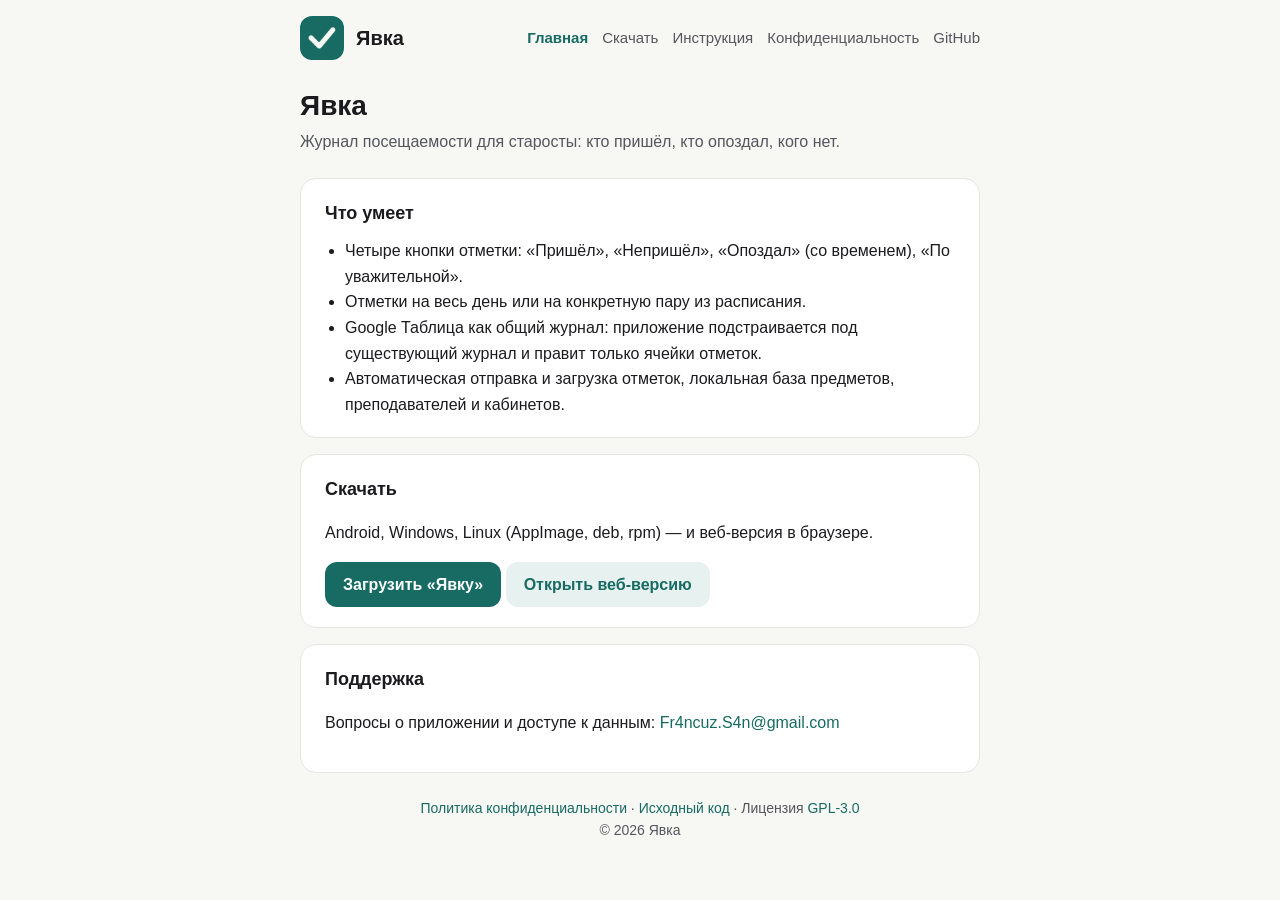
<file: docs/index.html>
<!DOCTYPE html>
<html lang="ru">
<head>
  <meta charset="utf-8">
  <meta name="viewport" content="width=device-width, initial-scale=1">
  <title>Явка — журнал посещаемости</title>
  <meta name="description" content="Приложение «Явка»: староста быстро отмечает, кто пришёл, кто опоздал и кого нет. Отметки синхронизируются с Google Таблицей.">
  <link rel="stylesheet" href="styles.css">
  <script src="mobile-banner.js" defer></script>
</head>
<body>
  <header class="site-header">
    <a class="brand" href="index.html">
      <img src="logo.png" alt="Логотип «Явка»">
      Явка
    </a>
    <nav class="site-nav" aria-label="Основная навигация">
      <a href="index.html" aria-current="page">Главная</a>
      <a href="download.html">Скачать</a>
      <a href="guide.html">Инструкция</a>
      <a href="privacy.html">Конфиденциальность</a>
      <a href="https://github.com/Fr4ncuzS4n/yavka">GitHub</a>
    </nav>
  </header>

  <main>
    <h1>Явка</h1>
    <p class="slogan">Журнал посещаемости для старосты: кто пришёл, кто опоздал, кого нет.</p>

    <section>
      <h2>Что умеет</h2>
      <ul>
        <li>Четыре кнопки отметки: «Пришёл», «Непришёл», «Опоздал» (со временем), «По уважительной».</li>
        <li>Отметки на весь день или на конкретную пару из расписания.</li>
        <li>Google Таблица как общий журнал: приложение подстраивается под существующий журнал и правит только ячейки отметок.</li>
        <li>Автоматическая отправка и загрузка отметок, локальная база предметов, преподавателей и кабинетов.</li>
      </ul>
    </section>

    <section>
      <h2>Скачать</h2>
      <p>Android, Windows, Linux (AppImage, deb, rpm) — и веб-версия в браузере.</p>
      <a class="cta" href="download.html">Загрузить «Явку»</a>
      <a class="cta-secondary" href="/yavka/app/">Открыть веб-версию</a>
    </section>

    <section>
      <h2>Поддержка</h2>
      <p>Вопросы о приложении и доступе к данным:
        <a href="mailto:Fr4ncuz.S4n@gmail.com">Fr4ncuz.S4n@gmail.com</a></p>
    </section>

    <footer>
      <a href="privacy.html">Политика конфиденциальности</a> ·
      <a href="https://github.com/Fr4ncuzS4n/yavka">Исходный код</a> ·
      Лицензия <a href="https://github.com/Fr4ncuzS4n/yavka/blob/main/LICENSE">GPL-3.0</a><br>
      © 2026 Явка
    </footer>
  </main>
</body>
</html>
</file>
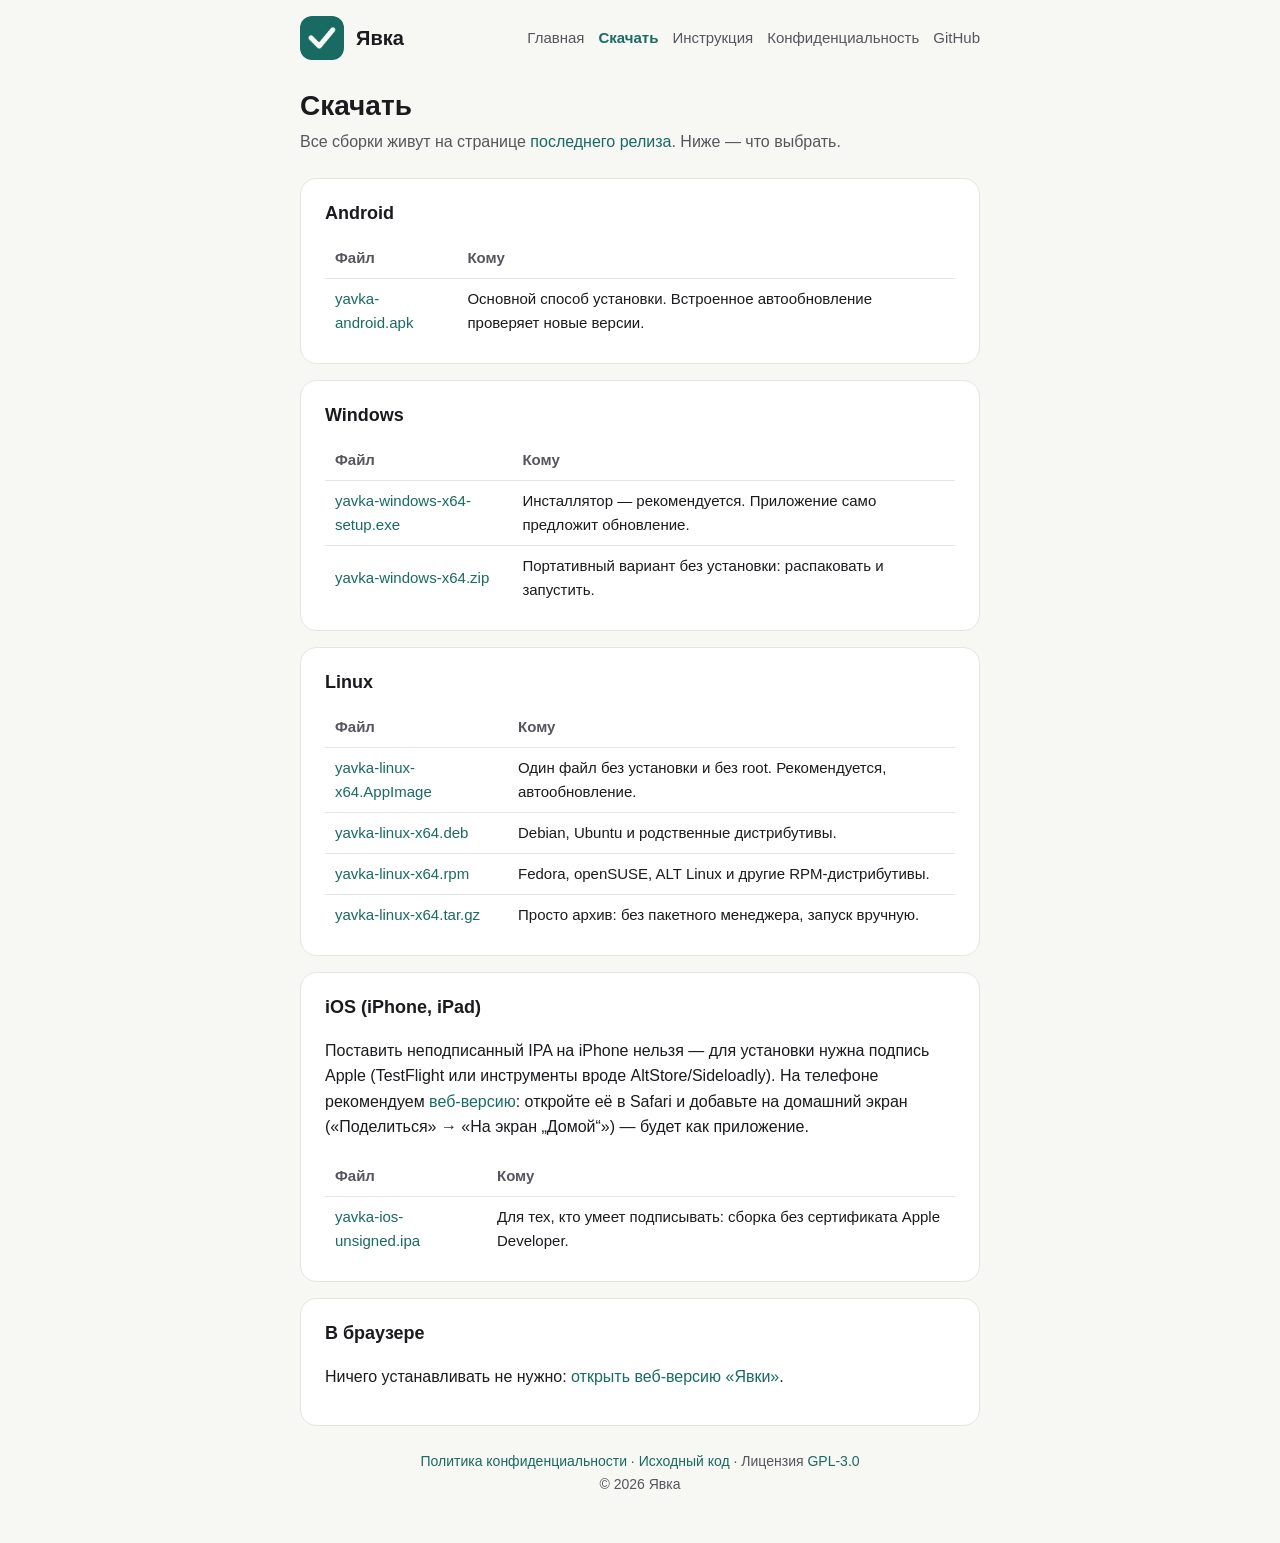
<file: docs/download.html>
<!DOCTYPE html>
<html lang="ru">
<head>
  <meta charset="utf-8">
  <meta name="viewport" content="width=device-width, initial-scale=1">
  <title>Скачать — Явка</title>
  <meta name="description" content="Сборки приложения «Явка»: Android (APK), Windows (инсталлятор), Linux (AppImage, deb, rpm, rpm для ALT Linux) и веб-версия.">
  <link rel="stylesheet" href="styles.css">
  <script src="mobile-banner.js" defer></script>
</head>
<body>
  <header class="site-header">
    <a class="brand" href="index.html">
      <img src="logo.png" alt="Логотип «Явка»">
      Явка
    </a>
    <nav class="site-nav" aria-label="Основная навигация">
      <a href="index.html">Главная</a>
      <a href="download.html" aria-current="page">Скачать</a>
      <a href="guide.html">Инструкция</a>
      <a href="privacy.html">Конфиденциальность</a>
      <a href="https://github.com/Fr4ncuzS4n/yavka">GitHub</a>
    </nav>
  </header>

  <main>
    <h1>Скачать</h1>
    <p class="slogan">Все сборки живут на странице
      <a href="https://github.com/Fr4ncuzS4n/yavka/releases/latest">последнего релиза</a>.
      Ниже — что выбрать.</p>

    <section>
      <h2>Android</h2>
      <table>
        <tr><th>Файл</th><th>Кому</th></tr>
        <tr>
          <td><a href="https://github.com/Fr4ncuzS4n/yavka/releases/latest">yavka-android.apk</a></td>
          <td>Основной способ установки. Встроенное автообновление проверяет новые версии.</td>
        </tr>
      </table>
    </section>

    <section>
      <h2>Windows</h2>
      <table>
        <tr><th>Файл</th><th>Кому</th></tr>
        <tr>
          <td><a href="https://github.com/Fr4ncuzS4n/yavka/releases/latest">yavka-windows-x64-setup.exe</a></td>
          <td>Инсталлятор — рекомендуется. Приложение само предложит обновление.</td>
        </tr>
        <tr>
          <td><a href="https://github.com/Fr4ncuzS4n/yavka/releases/latest">yavka-windows-x64.zip</a></td>
          <td>Портативный вариант без установки: распаковать и запустить.</td>
        </tr>
      </table>
    </section>

    <section>
      <h2>Linux</h2>
      <table>
        <tr><th>Файл</th><th>Кому</th></tr>
        <tr>
          <td><a href="https://github.com/Fr4ncuzS4n/yavka/releases/latest">yavka-linux-x64.AppImage</a></td>
          <td>Один файл без установки и без root. Рекомендуется, автообновление.</td>
        </tr>
        <tr>
          <td><a href="https://github.com/Fr4ncuzS4n/yavka/releases/latest">yavka-linux-x64.deb</a></td>
          <td>Debian, Ubuntu и родственные дистрибутивы.</td>
        </tr>
        <tr>
          <td><a href="https://github.com/Fr4ncuzS4n/yavka/releases/latest">yavka-linux-x64.rpm</a></td>
          <td>Fedora, openSUSE, ALT Linux и другие RPM-дистрибутивы.</td>
        </tr>
        <tr>
          <td><a href="https://github.com/Fr4ncuzS4n/yavka/releases/latest">yavka-linux-x64.tar.gz</a></td>
          <td>Просто архив: без пакетного менеджера, запуск вручную.</td>
        </tr>
      </table>
    </section>

    <section>
      <h2>iOS (iPhone, iPad)</h2>
      <p>Поставить неподписанный IPA на iPhone нельзя — для установки
        нужна подпись Apple (TestFlight или инструменты вроде
        AltStore/Sideloadly). На телефоне рекомендуем
        <a href="/yavka/app/">веб-версию</a>: откройте её в Safari и
        добавьте на домашний экран («Поделиться» →
        «На экран „Домой“») — будет как приложение.</p>
      <table>
        <tr><th>Файл</th><th>Кому</th></tr>
        <tr>
          <td><a href="https://github.com/Fr4ncuzS4n/yavka/releases/latest">yavka-ios-unsigned.ipa</a></td>
          <td>Для тех, кто умеет подписывать: сборка без сертификата Apple Developer.</td>
        </tr>
      </table>
    </section>

    <section>
      <h2>В браузере</h2>
      <p>Ничего устанавливать не нужно:
        <a href="/yavka/app/">открыть веб-версию «Явки»</a>.</p>
    </section>

    <footer>
      <a href="privacy.html">Политика конфиденциальности</a> ·
      <a href="https://github.com/Fr4ncuzS4n/yavka">Исходный код</a> ·
      Лицензия <a href="https://github.com/Fr4ncuzS4n/yavka/blob/main/LICENSE">GPL-3.0</a><br>
      © 2026 Явка
    </footer>
  </main>
</body>
</html>
</file>
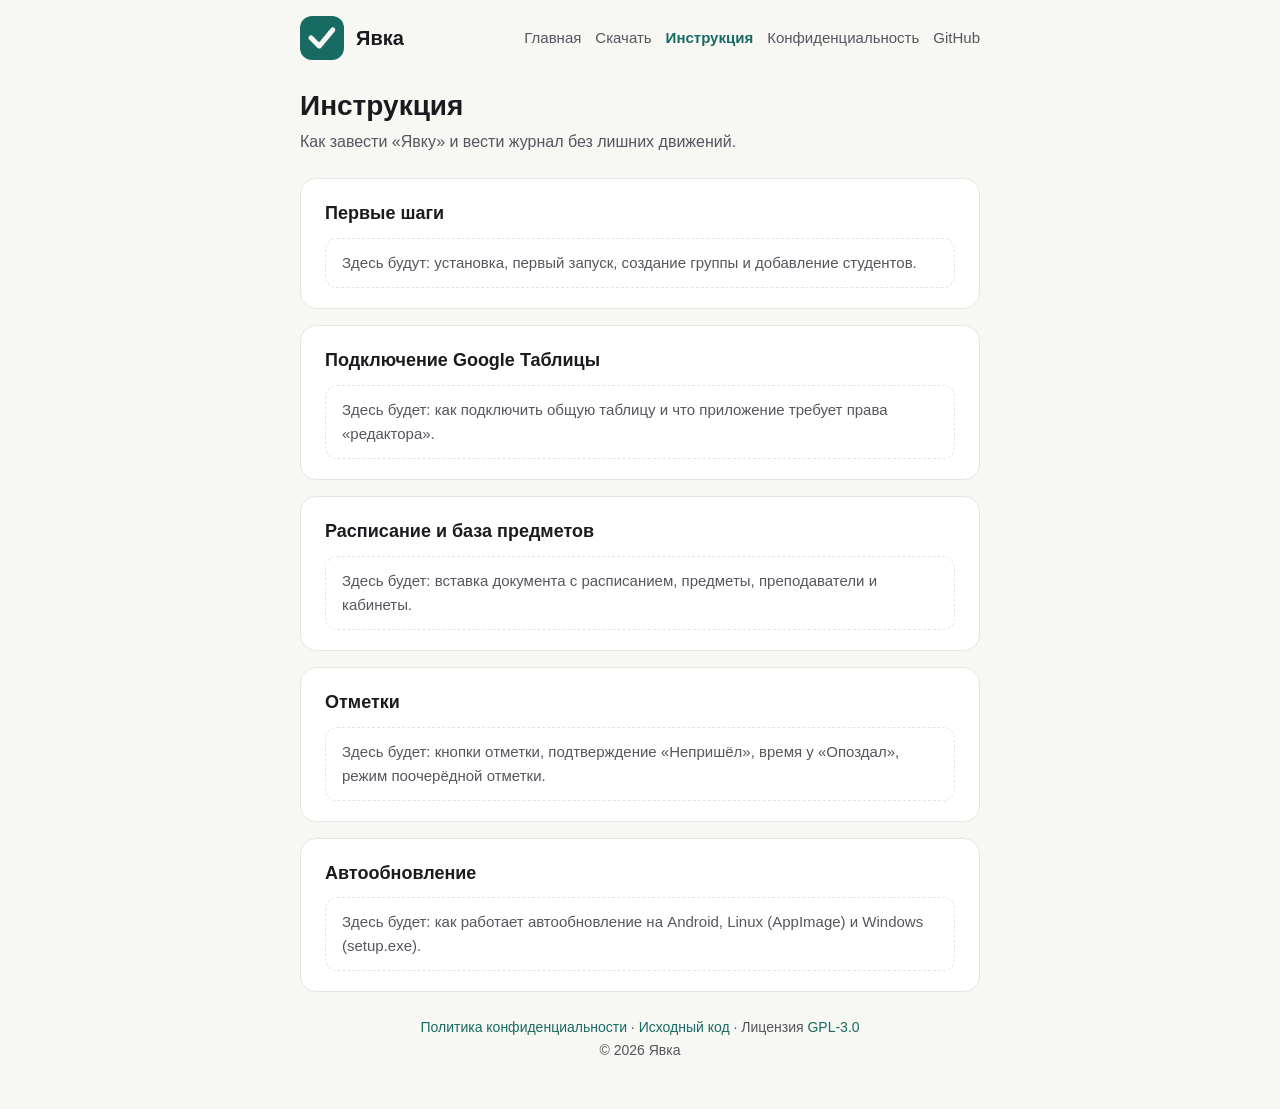
<file: docs/guide.html>
<!DOCTYPE html>
<html lang="ru">
<head>
  <meta charset="utf-8">
  <meta name="viewport" content="width=device-width, initial-scale=1">
  <title>Инструкция — Явка</title>
  <meta name="description" content="Как пользоваться «Явкой»: первые шаги, подключение Google Таблицы, расписание, отметки и автообновление.">
  <link rel="stylesheet" href="styles.css">
  <script src="mobile-banner.js" defer></script>
</head>
<body>
  <header class="site-header">
    <a class="brand" href="index.html">
      <img src="logo.png" alt="Логотип «Явка»">
      Явка
    </a>
    <nav class="site-nav" aria-label="Основная навигация">
      <a href="index.html">Главная</a>
      <a href="download.html">Скачать</a>
      <a href="guide.html" aria-current="page">Инструкция</a>
      <a href="privacy.html">Конфиденциальность</a>
      <a href="https://github.com/Fr4ncuzS4n/yavka">GitHub</a>
    </nav>
  </header>

  <main>
    <h1>Инструкция</h1>
    <p class="slogan">Как завести «Явку» и вести журнал без лишних движений.</p>

    <section>
      <h2>Первые шаги</h2>
      <!-- Скриншот экрана отметки -->
      <div class="placeholder">Здесь будут: установка, первый запуск, создание группы и добавление студентов.</div>
    </section>

    <section>
      <h2>Подключение Google Таблицы</h2>
      <!-- Как взять ссылку на таблицу, права редактора, настройка журнала -->
      <div class="placeholder">Здесь будет: как подключить общую таблицу и что приложение требует права «редактора».</div>
    </section>

    <section>
      <h2>Расписание и база предметов</h2>
      <!-- Вставка документа с расписанием, селекты преподавателя и кабинета, база -->
      <div class="placeholder">Здесь будет: вставка документа с расписанием, предметы, преподаватели и кабинеты.</div>
    </section>

    <section>
      <h2>Отметки</h2>
      <!-- Четыре кнопки, подтверждение «Непришёл», время у опоздания, поочерёдная отметка -->
      <div class="placeholder">Здесь будет: кнопки отметки, подтверждение «Непришёл», время у «Опоздал», режим поочерёдной отметки.</div>
    </section>

    <section>
      <h2>Автообновление</h2>
      <!-- APK, AppImage и setup.exe сами предлагают обновление -->
      <div class="placeholder">Здесь будет: как работает автообновление на Android, Linux (AppImage) и Windows (setup.exe).</div>
    </section>

    <footer>
      <a href="privacy.html">Политика конфиденциальности</a> ·
      <a href="https://github.com/Fr4ncuzS4n/yavka">Исходный код</a> ·
      Лицензия <a href="https://github.com/Fr4ncuzS4n/yavka/blob/main/LICENSE">GPL-3.0</a><br>
      © 2026 Явка
    </footer>
  </main>
</body>
</html>
</file>
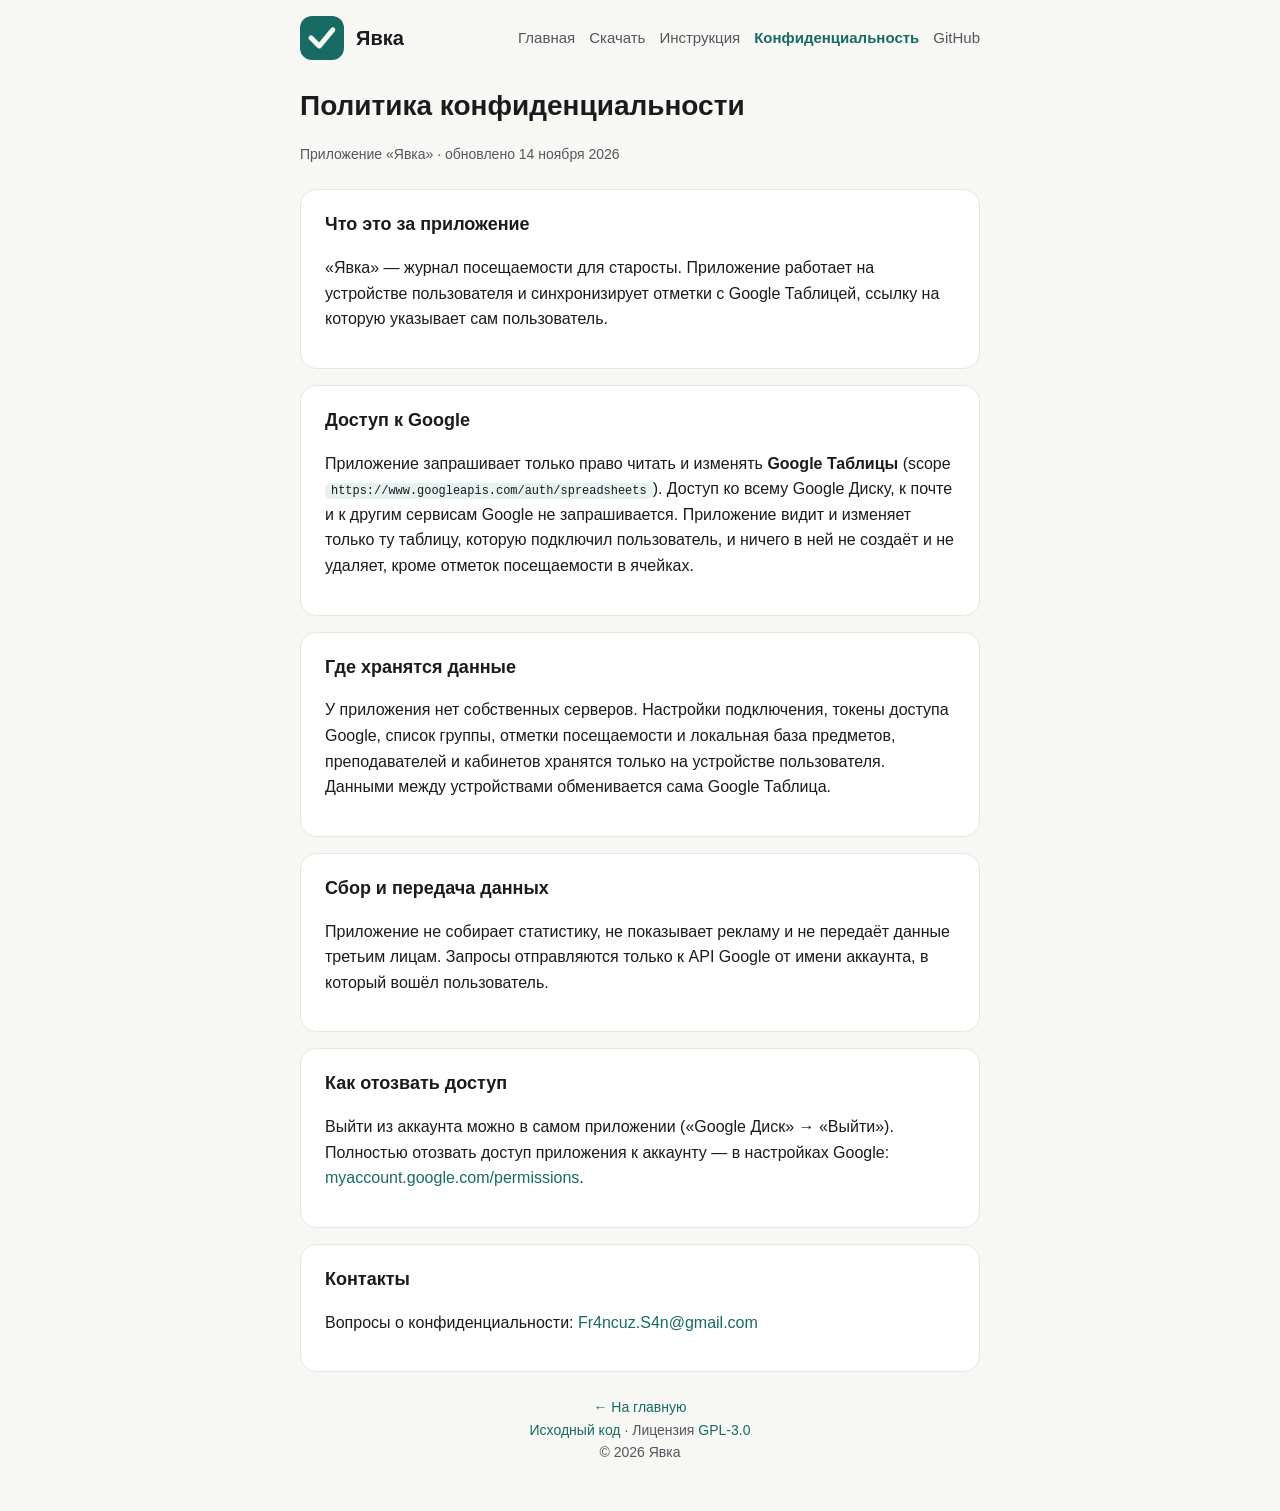
<file: docs/privacy.html>
<!DOCTYPE html>
<html lang="ru">
<head>
<meta charset="utf-8">
<meta name="viewport" content="width=device-width, initial-scale=1">
<title>Политика конфиденциальности — Явка</title>
<link rel="stylesheet" href="styles.css">
<script src="mobile-banner.js" defer></script>
</head>
<body>
  <header class="site-header">
    <a class="brand" href="index.html">
      <img src="logo.png" alt="Логотип «Явка»">
      Явка
    </a>
    <nav class="site-nav" aria-label="Основная навигация">
      <a href="index.html">Главная</a>
      <a href="download.html">Скачать</a>
      <a href="guide.html">Инструкция</a>
      <a href="privacy.html" aria-current="page">Конфиденциальность</a>
      <a href="https://github.com/Fr4ncuzS4n/yavka">GitHub</a>
    </nav>
  </header>
<main>
  <h1>Политика конфиденциальности</h1>
  <p class="updated">Приложение «Явка» · обновлено 14 ноября 2026</p>

  <section>
    <h2>Что это за приложение</h2>
    <p>«Явка» — журнал посещаемости для старосты. Приложение работает на
    устройстве пользователя и синхронизирует отметки с Google Таблицей,
    ссылку на которую указывает сам пользователь.</p>
  </section>

  <section>
    <h2>Доступ к Google</h2>
    <p>Приложение запрашивает только право читать и изменять
    <strong>Google Таблицы</strong>
    (scope <code>https://www.googleapis.com/auth/spreadsheets</code>).
    Доступ ко всему Google Диску, к почте и к другим сервисам Google не
    запрашивается. Приложение видит и изменяет только ту таблицу,
    которую подключил пользователь, и ничего в ней не создаёт и не
    удаляет, кроме отметок посещаемости в ячейках.</p>
  </section>

  <section>
    <h2>Где хранятся данные</h2>
    <p>У приложения нет собственных серверов. Настройки подключения,
    токены доступа Google, список группы, отметки посещаемости и
    локальная база предметов, преподавателей и кабинетов хранятся
    только на устройстве пользователя. Данными между устройствами
    обменивается сама Google Таблица.</p>
  </section>

  <section>
    <h2>Сбор и передача данных</h2>
    <p>Приложение не собирает статистику, не показывает рекламу и не
    передаёт данные третьим лицам. Запросы отправляются только к API
    Google от имени аккаунта, в который вошёл пользователь.</p>
  </section>

  <section>
    <h2>Как отозвать доступ</h2>
    <p>Выйти из аккаунта можно в самом приложении («Google Диск» →
    «Выйти»). Полностью отозвать доступ приложения к аккаунту —
    в настройках Google:
    <a href="https://myaccount.google.com/permissions">myaccount.google.com/permissions</a>.</p>
  </section>

  <section>
    <h2>Контакты</h2>
    <p>Вопросы о конфиденциальности:
      <a href="mailto:Fr4ncuz.S4n@gmail.com">Fr4ncuz.S4n@gmail.com</a></p>
  </section>

  <footer>
    <a href="index.html">← На главную</a><br>
    <a href="https://github.com/Fr4ncuzS4n/yavka">Исходный код</a> ·
    Лицензия <a href="https://github.com/Fr4ncuzS4n/yavka/blob/main/LICENSE">GPL-3.0</a><br>
    © 2026 Явка
  </footer>
</main>
</body>
</html>
</file>
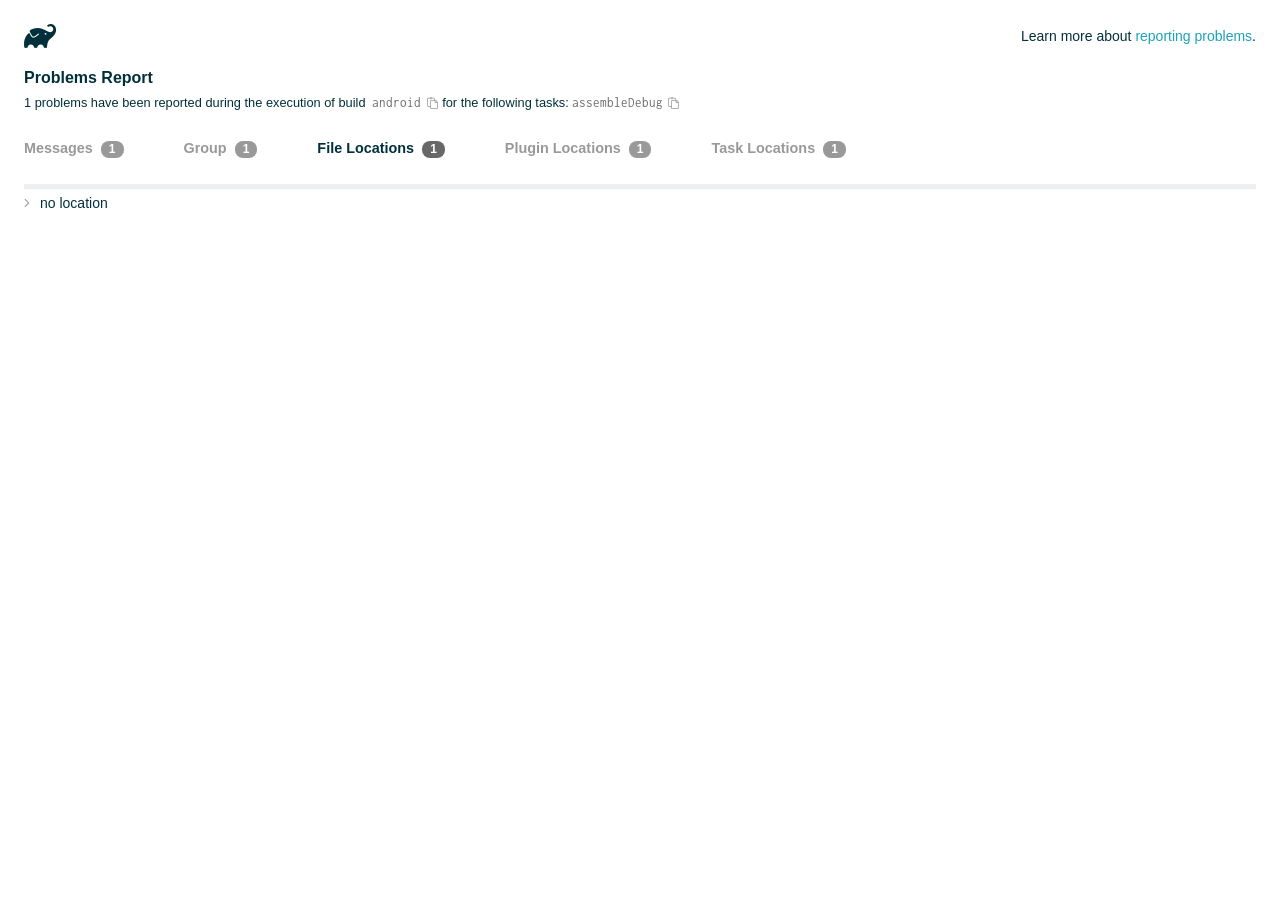
<file: android/build/reports/problems/problems-report.html>
<!DOCTYPE html>

<html lang="en">
<head>
    <!-- Required meta tags -->
    <meta charset="utf-8">
    <meta name="viewport" content="width=device-width, initial-scale=1, shrink-to-fit=no">

                    <style type="text/css">
                /*! normalize.css v7.0.0 | MIT License | github.com/necolas/normalize.css */
html {
    line-height: 1.15;
    -ms-text-size-adjust: 100%;
    -webkit-text-size-adjust: 100%
}

body {
    margin: 0
}

article, aside, footer, header, nav, section {
    display: block
}

h1 {
    font-size: 2em;
    margin: .67em 0
}

figcaption, figure, main {
    display: block
}

figure {
    margin: 1em 40px
}

hr {
    box-sizing: content-box;
    height: 0;
    overflow: visible
}

pre {
    font-family: monospace, monospace;
    font-size: 1em
}

a {
    background-color: transparent;
    -webkit-text-decoration-skip: objects
}

abbr[title] {
    border-bottom: none;
    text-decoration: underline;
    text-decoration: underline dotted
}

b, strong {
    font-weight: inherit
}

b, strong {
    font-weight: bolder
}

code, kbd, samp {
    font-family: monospace, monospace;
    font-size: 1em
}

dfn {
    font-style: italic
}

mark {
    background-color: #ff0;
    color: #000
}

small {
    font-size: 80%
}

sub, sup {
    font-size: 75%;
    line-height: 0;
    position: relative;
    vertical-align: baseline
}

sub {
    bottom: -.25em
}

sup {
    top: -.5em
}

audio, video {
    display: inline-block
}

audio:not([controls]) {
    display: none;
    height: 0
}

img {
    border-style: none
}

svg:not(:root) {
    overflow: hidden
}

button, input, optgroup, select, textarea {
    font-family: sans-serif;
    font-size: 100%;
    line-height: 1.15;
    margin: 0
}

button, input {
    overflow: visible
}

button, select {
    text-transform: none
}

[type=reset], [type=submit], button, html [type=button] {
    -webkit-appearance: button
}

[type=button]::-moz-focus-inner, [type=reset]::-moz-focus-inner, [type=submit]::-moz-focus-inner, button::-moz-focus-inner {
    border-style: none;
    padding: 0
}

[type=button]:-moz-focusring, [type=reset]:-moz-focusring, [type=submit]:-moz-focusring, button:-moz-focusring {
    outline: 1px dotted ButtonText
}

fieldset {
    padding: .35em .75em .625em
}

legend {
    box-sizing: border-box;
    color: inherit;
    display: table;
    max-width: 100%;
    padding: 0;
    white-space: normal
}

progress {
    display: inline-block;
    vertical-align: baseline
}

textarea {
    overflow: auto
}

[type=checkbox], [type=radio] {
    box-sizing: border-box;
    padding: 0
}

[type=number]::-webkit-inner-spin-button, [type=number]::-webkit-outer-spin-button {
    height: auto
}

[type=search] {
    -webkit-appearance: textfield;
    outline-offset: -2px
}

[type=search]::-webkit-search-cancel-button, [type=search]::-webkit-search-decoration {
    -webkit-appearance: none
}

::-webkit-file-upload-button {
    -webkit-appearance: button;
    font: inherit
}

details, menu {
    display: block
}

summary {
    display: list-item
}

canvas {
    display: inline-block
}

template {
    display: none
}

[hidden] {
    display: none
}

/* configuration cache styles */

.report-wrapper {
    margin: 0;
    padding: 0 24px;
}

.gradle-logo {
    width: 32px;
    height: 24px;
    background-image: url("[data-uri]");
    background-size: contain;
}

.header {
    display: flex;
    flex-wrap: wrap;
    top: 0;
    left: 0;
    width: 100%;
    padding-top: 24px;
    background-color: white;
}

.learn-more {
    margin-left: auto;
    align-self: center;
    font-size: 0.875rem;
    font-weight: normal;
}

.title {
    display: flex;
    align-items: center;
    padding: 18px 0 24px 0;
    flex: 1 0 100%;
}

.content {
    font-size: 0.875rem;
    white-space: nowrap;
}

.content ol:first-of-type {
    margin: 0;
}

.tree-btn {
    cursor: pointer;
    display: inline-block;
    width: 16px;
    height: 16px;
    background-size: contain;
    background-repeat: no-repeat;
    vertical-align: middle;
    margin-top: -0.2em;
}

.tree-btn.collapsed {
    background-image: url('data:image/svg+xml;utf8,<svg xmlns="http://www.w3.org/2000/svg" viewBox="0 0 192 512"><path d="M166.9 264.5l-117.8 116c-4.7 4.7-12.3 4.7-17 0l-7.1-7.1c-4.7-4.7-4.7-12.3 0-17L127.3 256 25.1 155.6c-4.7-4.7-4.7-12.3 0-17l7.1-7.1c4.7-4.7 12.3-4.7 17 0l117.8 116c4.6 4.7 4.6 12.3-.1 17z" fill="%23999999" stroke="%23999999"/></svg>');
}

.tree-btn.expanded {
    background-image: url('data:image/svg+xml;utf8,<svg xmlns="http://www.w3.org/2000/svg" viewBox="0 0 256 512"><path d="M119.5 326.9L3.5 209.1c-4.7-4.7-4.7-12.3 0-17l7.1-7.1c4.7-4.7 12.3-4.7 17 0L128 287.3l100.4-102.2c4.7-4.7 12.3-4.7 17 0l7.1 7.1c4.7 4.7 4.7 12.3 0 17L136.5 327c-4.7 4.6-12.3 4.6-17-.1z" fill="%23999999" stroke="%23999999"/></svg>');
}

ul .tree-btn {
    margin-right: 3px;
}

.leaf-icon {
    display: inline-block;
    width: 16px;
    height: 16px;
    background-image: url('data:image/svg+xml;utf8,<svg xmlns="http://www.w3.org/2000/svg" viewBox="0 0 256 512"><path d="M32 256 H224" stroke="%23999999" stroke-width="48" stroke-linecap="round"/></svg>');
    background-size: contain;
    background-repeat: no-repeat;
    vertical-align: middle;
    margin-top: -0.2em;
}

.invisible-text {
    user-select: all; /* Allow the text to be selectable */
    color: transparent; /* Hide the text */
    text-indent: -9999px; /* Move the text out of view */
    position: relative;
    white-space: pre; /* Preserve meaningful whitespace in the invisible text for copying */
}

.text-for-copy {
    display: inline-block;
}

.enum-icon {
    display: inline-block;
    width: 16px;
    height: 16px;
    background-image: url('data:image/svg+xml;utf8,<svg xmlns="http://www.w3.org/2000/svg" viewBox="0 0 1024 1024"><circle cx="512" cy="512" r="200" /></svg>');
    background-size: contain;
    background-repeat: no-repeat;
    vertical-align: middle;
    margin-inline-start: 0.5ex;
    margin-inline-end: 0.5ex;
    margin-top: -0.2em;
}

.error-icon {
    display: inline-block;
    width: 16px;
    height: 16px;
    background-image: url('data:image/svg+xml;utf8,<svg xmlns="http://www.w3.org/2000/svg" viewBox="0 0 320 512"><path d="M193.94 256L296.5 153.44l21.15-21.15c3.12-3.12 3.12-8.19 0-11.31l-22.63-22.63c-3.12-3.12-8.19-3.12-11.31 0L160 222.06 36.29 98.34c-3.12-3.12-8.19-3.12-11.31 0L2.34 120.97c-3.12 3.12-3.12 8.19 0 11.31L126.06 256 2.34 379.71c-3.12 3.12-3.12 8.19 0 11.31l22.63 22.63c3.12 3.12 8.19 3.12 11.31 0L160 289.94 262.56 392.5l21.15 21.15c3.12 3.12 8.19 3.12 11.31 0l22.63-22.63c3.12-3.12 3.12-8.19 0-11.31L193.94 256z" fill="%23FC461E" stroke="%23FC461E"/></svg>');
    background-size: contain;
    background-repeat: no-repeat;
    vertical-align: middle;
    margin-inline-start: 0.5ex;
    margin-inline-end: 0.5ex;
    margin-top: -0.2em;
}

.advice-icon {
    display: inline-block;
    width: 16px;
    height: 16px;
    background-image: url('data:image/svg+xml;utf8,<svg width="800px" height="800px" viewBox="-4.93 0 122.88 122.88" version="1.1" id="Layer_1" xmlns="http://www.w3.org/2000/svg" xmlns:xlink="http://www.w3.org/1999/xlink"  style="enable-background:new 0 0 113.01 122.88" xml:space="preserve"><g><path d="M44.13,102.06c-1.14,0.03-2.14-0.81-2.3-1.96c-0.17-1.2,0.64-2.31,1.82-2.54c-1.3-7.37-4.85-11.43-8.6-15.72 c-2.92-3.34-5.95-6.81-8.34-11.92c-2.35-5.03-3.64-10.23-3.6-15.63c0.05-5.4,1.42-10.96,4.4-16.71c0.02-0.04,0.04-0.07,0.06-0.11 l0,0c3.91-6.62,9.38-11.04,15.47-13.52c5.11-2.09,10.66-2.8,16.1-2.3c5.42,0.5,10.73,2.2,15.37,4.94 c5.9,3.49,10.75,8.67,13.42,15.21c1.44,3.54,2.42,7.49,2.54,11.82c0.12,4.31-0.62,8.96-2.61,13.88 c-2.66,6.59-6.18,10.68-9.47,14.51c-3.03,3.53-5.85,6.81-7.42,11.84c0.89,0.21,1.59,0.94,1.73,1.9c0.17,1.24-0.7,2.39-1.94,2.56 l-0.77,0.11c-0.14,1.09-0.23,2.26-0.27,3.51l0.25-0.04c1.24-0.17,2.39,0.7,2.56,1.94c0.17,1.24-0.7,2.39-1.94,2.56l-0.78,0.11 c0.01,0.15,0.02,0.3,0.03,0.45l0,0c0.07,0.88,0.08,1.73,0.03,2.54l0.13-0.02c1.25-0.15,2.38,0.74,2.54,1.98 c0.15,1.25-0.74,2.38-1.98,2.54l-1.68,0.21c-1.2,3.11-3.34,5.48-5.87,6.94c-1.74,1.01-3.67,1.59-5.61,1.71 c-1.97,0.12-3.96-0.25-5.78-1.13c-2.08-1.02-3.94-2.71-5.29-5.14c-0.65-0.33-1.13-0.97-1.23-1.75c-0.04-0.31-0.01-0.61,0.07-0.89 c-0.39-1.16-0.68-2.43-0.87-3.83l-0.07,0.01c-1.24,0.17-2.39-0.7-2.56-1.94c-0.17-1.24,0.7-2.39,1.94-2.56l0.54-0.08 C44.19,104.32,44.18,103.16,44.13,102.06L44.13,102.06z M2.18,58.86C1.01,58.89,0.04,57.98,0,56.81c-0.04-1.17,0.88-2.14,2.05-2.18 l8.7-0.3c1.17-0.04,2.14,0.88,2.18,2.05c0.04,1.17-0.88,2.14-2.05,2.18L2.18,58.86L2.18,58.86z M110.68,50.25 c1.16-0.12,2.2,0.73,2.32,1.89c0.12,1.16-0.73,2.2-1.89,2.32l-8.66,0.91c-1.16,0.12-2.2-0.73-2.32-1.89 c-0.12-1.16,0.73-2.2,1.89-2.32L110.68,50.25L110.68,50.25z M94.91,14.78c0.65-0.97,1.96-1.23,2.93-0.58 c0.97,0.65,1.23,1.96,0.58,2.93l-4.84,7.24c-0.65,0.97-1.96,1.23-2.93,0.58c-0.97-0.65-1.23-1.96-0.58-2.93L94.91,14.78 L94.91,14.78z M57.63,2.06c0.03-1.17,1-2.09,2.16-2.06c1.17,0.03,2.09,1,2.06,2.16l-0.22,8.7c-0.03,1.17-1,2.09-2.16,2.06 c-1.17-0.03-2.09-1-2.06-2.16L57.63,2.06L57.63,2.06z M13.88,15.53c-0.86-0.8-0.9-2.14-0.11-2.99c0.8-0.86,2.14-0.9,2.99-0.11 l6.37,5.94c0.86,0.8,0.9,2.14,0.11,2.99c-0.8,0.86-2.14,0.9-2.99,0.11L13.88,15.53L13.88,15.53z M47.88,96.95l18.49-2.63 c1.59-6.7,5.05-10.73,8.8-15.08c3.08-3.58,6.36-7.4,8.76-13.34c1.76-4.35,2.41-8.43,2.31-12.19c-0.1-3.75-0.96-7.21-2.24-10.34 c-2.3-5.63-6.51-10.11-11.65-13.15c-4.11-2.43-8.8-3.94-13.59-4.37c-4.77-0.44-9.64,0.19-14.13,2.02 c-5.26,2.15-9.99,5.97-13.39,11.72c-2.64,5.12-3.86,10.02-3.9,14.73c-0.04,4.74,1.11,9.33,3.2,13.8c2.13,4.56,4.97,7.8,7.69,10.92 C42.47,83.9,46.48,88.49,47.88,96.95L47.88,96.95z M65.62,99.02l-17.27,2.45c0.05,1.1,0.07,2.25,0.05,3.47l17.05-2.42 C65.47,101.29,65.52,100.12,65.62,99.02L65.62,99.02z M48.49,109.52c0.12,0.92,0.3,1.76,0.53,2.54l16.55-2.04 c0.11-0.86,0.13-1.77,0.05-2.74l0,0l0-0.02l-0.01-0.17L48.49,109.52L48.49,109.52z M51.37,116.36c0.64,0.67,1.35,1.19,2.1,1.55 c1.15,0.56,2.42,0.79,3.67,0.72c1.29-0.08,2.57-0.47,3.74-1.15c1.1-0.64,2.09-1.53,2.88-2.65L51.37,116.36L51.37,116.36z"/></g></svg>');
    background-size: contain;
    background-repeat: no-repeat;
    vertical-align: middle;
    margin-inline-start: 0.5ex;
    margin-inline-end: 0.5ex;
    margin-top: -0.2em;
}

.warning-icon {
    display: inline-block;
    width: 13px;
    height: 13px;
    background-image: url('data:image/svg+xml;utf8,<svg xmlns="http://www.w3.org/2000/svg" viewBox="0 0 576 512"><path d="M270.2 160h35.5c3.4 0 6.1 2.8 6 6.2l-7.5 196c-.1 3.2-2.8 5.8-6 5.8h-20.5c-3.2 0-5.9-2.5-6-5.8l-7.5-196c-.1-3.4 2.6-6.2 6-6.2zM288 388c-15.5 0-28 12.5-28 28s12.5 28 28 28 28-12.5 28-28-12.5-28-28-28zm281.5 52L329.6 24c-18.4-32-64.7-32-83.2 0L6.5 440c-18.4 31.9 4.6 72 41.6 72H528c36.8 0 60-40 41.5-72zM528 480H48c-12.3 0-20-13.3-13.9-24l240-416c6.1-10.6 21.6-10.7 27.7 0l240 416c6.2 10.6-1.5 24-13.8 24z" fill="%23DEAD22" stroke="%23DEAD22"/></svg>');
    background-size: contain;
    background-repeat: no-repeat;
    vertical-align: middle;
    margin-inline-start: 0.3ex;
    margin-inline-end: 1.1ex;
    margin-top: -0.1em;
}

.documentation-button {
    cursor: pointer;
    display: inline-block;
    width: 13px;
    height: 13px;
    background-image: url('data:image/svg+xml;utf8,<svg xmlns="http://www.w3.org/2000/svg" viewBox="0 0 512 512"><path d="M256 340c-15.464 0-28 12.536-28 28s12.536 28 28 28 28-12.536 28-28-12.536-28-28-28zm7.67-24h-16c-6.627 0-12-5.373-12-12v-.381c0-70.343 77.44-63.619 77.44-107.408 0-20.016-17.761-40.211-57.44-40.211-29.144 0-44.265 9.649-59.211 28.692-3.908 4.98-11.054 5.995-16.248 2.376l-13.134-9.15c-5.625-3.919-6.86-11.771-2.645-17.177C185.658 133.514 210.842 116 255.67 116c52.32 0 97.44 29.751 97.44 80.211 0 67.414-77.44 63.849-77.44 107.408V304c0 6.627-5.373 12-12 12zM256 40c118.621 0 216 96.075 216 216 0 119.291-96.61 216-216 216-119.244 0-216-96.562-216-216 0-119.203 96.602-216 216-216m0-32C119.043 8 8 119.083 8 256c0 136.997 111.043 248 248 248s248-111.003 248-248C504 119.083 392.957 8 256 8z" fill="%23999999" stroke="%23999999"/></svg>');
    background-size: contain;
    background-repeat: no-repeat;
    vertical-align: middle;
    margin-inline-start: 0.5ex;
    margin-inline-end: 0.5ex;
    margin-top: -0.2em;
}

.documentation-button::selection {
    color: transparent;
}

.documentation-button:hover {
    color: transparent;
}

.copy-button {
    cursor: pointer;
    display: inline-block;
    width: 12px;
    height: 12px;
    background-image: url('data:image/svg+xml;utf8,<svg xmlns="http://www.w3.org/2000/svg" viewBox="0 0 448 512"><path d="M433.941 193.941l-51.882-51.882A48 48 0 0 0 348.118 128H320V80c0-26.51-21.49-48-48-48h-66.752C198.643 13.377 180.858 0 160 0s-38.643 13.377-45.248 32H48C21.49 32 0 53.49 0 80v288c0 26.51 21.49 48 48 48h80v48c0 26.51 21.49 48 48 48h224c26.51 0 48-21.49 48-48V227.882a48 48 0 0 0-14.059-33.941zm-22.627 22.627a15.888 15.888 0 0 1 4.195 7.432H352v-63.509a15.88 15.88 0 0 1 7.431 4.195l51.883 51.882zM160 30c9.941 0 18 8.059 18 18s-8.059 18-18 18-18-8.059-18-18 8.059-18 18-18zM48 384c-8.822 0-16-7.178-16-16V80c0-8.822 7.178-16 16-16h66.752c6.605 18.623 24.389 32 45.248 32s38.643-13.377 45.248-32H272c8.822 0 16 7.178 16 16v48H176c-26.51 0-48 21.49-48 48v208H48zm352 96H176c-8.822 0-16-7.178-16-16V176c0-8.822 7.178-16 16-16h144v72c0 13.2 10.8 24 24 24h72v208c0 8.822-7.178 16-16 16z" fill="%23999999" stroke="%23999999"/></svg>');
    background-size: contain;
    background-repeat: no-repeat;
    vertical-align: middle;
    margin-inline-start: 0.5ex;
    margin-top: -0.2em;
}

.groups{
    display: flex;
    border-bottom: 1px solid #EDEEEF;
    flex: 1 0 100%;
}

.uncategorized {
    display: flex;
    border-top: 4px solid #EDEEEF;
    flex: 1 0 100%;
}

.group-selector {
    padding: 0 52px 24px 0;
    font-size: 0.9rem;
    font-weight: bold;
    color: #999999;
    cursor: pointer;
}

.group-selector__count {
    margin: 0 8px;
    border-radius: 8px;
    background-color: #999;
    color: #fff;
    padding: 1px 8px 2px;
    font-size: 0.75rem;
}

.group-selector--active {
    color: #02303A;
    cursor: auto;
}

.group-selector--active .group-selector__count {
    background-color: #686868;
}

.group-selector--disabled {
    cursor: not-allowed;
}

.accordion-header {
    cursor: pointer;
}

.container {
    padding-left: 0.5em;
    padding-right: 0.5em;
}

.stacktrace {
    border-radius: 4px;
    overflow-x: auto;
    padding: 0.5rem;
    margin-bottom: 0;
    min-width: 1000px;
}

/* Lato (bold, regular) */
@font-face {
    font-display: swap;
    font-family: Lato;
    font-weight: 500;
    font-style: normal;
    src: url("https://assets.gradle.com/lato/fonts/lato-semibold/lato-semibold.woff2") format("woff2"),
    url("https://assets.gradle.com/lato/fonts/lato-semibold/lato-semibold.woff") format("woff");
}

@font-face {
    font-display: swap;
    font-family: Lato;
    font-weight: bold;
    font-style: normal;
    src: url("https://assets.gradle.com/lato/fonts/lato-bold/lato-bold.woff2") format("woff2"),
    url("https://assets.gradle.com/lato/fonts/lato-bold/lato-bold.woff") format("woff");
}

* {
    -webkit-box-sizing: border-box;
    -moz-box-sizing: border-box;
    box-sizing: border-box;
}

html,
body {
    margin: 0;
    padding: 0;
}

html {
    font-family: "Lato", "Helvetica Neue", Arial, sans-serif;
    font-size: 16px;
    font-weight: 400;
    line-height: 1.5;
}

body {
    color: #02303A;
    background-color: #ffffff;
    -webkit-text-size-adjust: 100%;
    -ms-text-size-adjust: 100%;
    -webkit-font-smoothing: antialiased;
}


/* typography */
h1, h2, h3, h4, h5, h6 {
    color: #02303A;
    text-rendering: optimizeLegibility;
    margin: 0;
}

h1 {
    font-size: 1rem;
}

h2 {
    font-size: 0.9rem;
}

h3 {
    font-size: 1.125rem;
}

h4, h5, h6 {
    font-size: 0.875rem;
}

h1 code {
    font-weight: bold;
}

ul, ol, dl {
    list-style-position: outside;
    line-height: 1.6;
    padding: 0;
    margin: 0 0 0 20px;
    list-style-type: none;
}

li {
    line-height: 2;
}

a {
    color: #1DA2BD;
    text-decoration: none;
    transition: all 0.3s ease, visibility 0s;
}

a:hover {
    color: #35c1e4;
}

/* code */
code, pre {
    font-family: Inconsolata, Monaco, "Courier New", monospace;
    font-style: normal;
    font-variant-ligatures: normal;
    font-variant-caps: normal;
    font-variant-numeric: normal;
    font-variant-east-asian: normal;
    font-weight: normal;
    font-stretch: normal;
    color: #686868;
}

*:not(pre) > code {
    letter-spacing: 0;
    padding: 0.1em 0.5ex;
    text-rendering: optimizeSpeed;
    word-spacing: -0.15em;
    word-wrap: break-word;
}

pre {
    font-size: 0.75rem;
    line-height: 1.8;
    margin-top: 0;
    margin-bottom: 1.5em;
    padding: 1rem;
}

pre code {
    background-color: transparent;
    color: inherit;
    line-height: 1.8;
    font-size: 100%;
    padding: 0;
}

a code {
    color: #1BA8CB;
}

pre.code, pre.programlisting, pre.screen, pre.tt {
    background-color: #f7f7f8;
    border-radius: 4px;
    font-size: 1em;
    line-height: 1.45;
    margin-bottom: 1.25em;
    overflow-x: auto;
    padding: 1rem;
}

li em, p em {
    padding: 0 1px;
}

code em, tt em {
    text-decoration: none;
}

code + .copy-button {
    margin-inline-start: 0.2ex;
}

.java-exception {
    font-size: 0.75rem;
    padding-left: 24px;
}

.java-exception ul {
    margin: 0;
    line-height: inherit;
}

.java-exception code {
    white-space: pre;
}

.java-exception-part-toggle {
    user-select: none;
    cursor: pointer;
    border-radius: 2px;
    padding: 0.1em 0.2em;
    background: azure;
    color: #686868;
}

                </style>
    <!-- Inconsolata is used as a default monospace font in the report. -->
    <link rel="stylesheet" href="https://fonts.googleapis.com/css?family=Inconsolata:400,700" />

    <title>Gradle Configuration Cache</title>
</head>
<body>

<div id="playground"></div>

<div class="report" id="report">
    Loading...
</div>

<script type="text/javascript">
function configurationCacheProblems() { return (
// begin-report-data
{"diagnostics":[{"locations":[{"pluginId":"kotlin-android"}],"problem":[{"text":"Deprecated 'org.jetbrains.kotlin.android' plugin usage"}],"severity":"WARNING","problemDetails":[{"text":"The 'org.jetbrains.kotlin.android' plugin in project ':app' is no longer required for Kotlin support since AGP 9.0."}],"contextualLabel":"Deprecated 'org.jetbrains.kotlin.android' plugin usage","documentationLink":"https://kotl.in/gradle/agp-built-in-kotlin","problemId":[{"name":"kgp:deprecation","displayName":"Kotlin Gradle Plugin Deprecation"},{"name":"kotlin","displayName":"Kotlin"},{"name":"deprecated-kotlin-android-plugin","displayName":"Deprecated 'org.jetbrains.kotlin.android' plugin usage"}],"solutions":[[{"text":"Remove both `android.builtInKotlin=true` and `android.newDsl=false` from `gradle.properties`, then migrate to built-in Kotlin."}]]}],"problemsReport":{"totalProblemCount":1,"buildName":"android","requestedTasks":"assembleDebug","documentationLink":"https://docs.gradle.org/9.3.1/userguide/reporting_problems.html","documentationLinkCaption":"Problem report","summaries":[]}}
// end-report-data
);}
</script>
                <script type="text/javascript">
                !function(n,t){"object"==typeof exports&&"object"==typeof module?module.exports=t():"function"==typeof define&&define.amd?define([],t):"object"==typeof exports?exports["configuration-cache-report"]=t():n["configuration-cache-report"]=t()}(globalThis,()=>{return void 0===Math.imul&&(Math.imul=function(n,t){return(4294901760&n)*(65535&t)+(65535&n)*(0|t)|0}),void 0===ArrayBuffer.isView&&(ArrayBuffer.isView=function(n){return null!=n&&null!=n.__proto__&&n.__proto__.__proto__===Int8Array.prototype.__proto__}),void 0===Array.prototype.fill&&Object.defineProperty(Array.prototype,"fill",{value:function(n){if(null==this)throw new TypeError("this is null or not defined");for(var t=Object(this),r=t.length>>>0,i=0|arguments[1],e=i<0?Math.max(r+i,0):Math.min(i,r),u=arguments[2],o=void 0===u?r:0|u,a=o<0?Math.max(r+o,0):Math.min(o,r);e<a;)t[e]=n,e++;return t}}),[Int8Array,Int16Array,Uint16Array,Int32Array,Float32Array,Float64Array].forEach(function(n){void 0===n.prototype.fill&&Object.defineProperty(n.prototype,"fill",{value:Array.prototype.fill})}),void 0===Math.clz32&&(Math.clz32=(n=Math.log,t=Math.LN2,function(r){var i=r>>>0;return 0===i?32:31-(n(i)/t|0)|0})),globalThis["org.gradle.buildtool.internal:configuration-cache-report"]=function(n){"use strict";var t,r,i,e,u,o,a,f,s,c,h,l,_,v,g,d,w,b,m,p,k,y,q,j,B,C,x,P,S,I,z,T,L,E,M,N,A,F,D,O,R,H,$,G,U,Q,V,W,Y,K,Z,J,X,nn,tn,rn,en,un,on,an,fn,sn,cn,hn,ln,_n,vn,gn,dn,wn,bn,mn,pn,kn,yn,qn,jn,Bn,Cn,xn,Pn,Sn,In,zn,Tn,Ln=Math.imul,En=ArrayBuffer.isView,Mn=Math.clz32;function Nn(){}function An(){}function Fn(){}function Dn(n,t){if(!(t>=0))throw ue($t("Requested element count "+t+" is less than zero."));return function(n,t){if(!(t>=0))throw ue($t("Requested element count "+t+" is less than zero."));if(0===t)return ou();if(t>=n.length)return function(n){switch(n.length){case 0:return ou();case 1:return $r(n[0]);default:return function(n){return oi(function(n,t){return new hu(n,t=t!==b&&t)}(n))}(n)}}(n);if(1===t)return $r(n[0]);var r=0,i=ui(t),e=0,u=n.length;n:for(;e<u;){var o=n[e];if(e=e+1|0,i.h(o),(r=r+1|0)===t)break n}return i}(n,tt(n.length-t|0,0))}function On(n,t,r,i,e,u,o){return t=t===b?", ":t,r=r===b?"":r,i=i===b?"":i,e=e===b?-1:e,u=u===b?"...":u,o=o===b?null:o,function(n,t,r,i,e,u,o,a){r=r===b?", ":r,i=i===b?"":i,e=e===b?"":e,u=u===b?-1:u,o=o===b?"...":o,a=a===b?null:a,t.i(i);var f=0,s=0,c=n.length;n:for(;s<c;){var h=n[s];if(s=s+1|0,(f=f+1|0)>1&&t.i(r),!(u<0||f<=u))break n;Tu(t,h,a)}return u>=0&&f>u&&t.i(o),t.i(e),t}(n,Le(),t,r,i,e,u,o).toString()}function Rn(n){return n.length-1|0}function Hn(n,t,r,i,e,u,o){return t=t===b?", ":t,r=r===b?"":r,i=i===b?"":i,e=e===b?-1:e,u=u===b?"...":u,o=o===b?null:o,$n(n,Le(),t,r,i,e,u,o).toString()}function $n(n,t,r,i,e,u,o,a){r=r===b?", ":r,i=i===b?"":i,e=e===b?"":e,u=u===b?-1:u,o=o===b?"...":o,a=a===b?null:a,t.i(i);var f=0,s=n.j();n:for(;s.k();){var c=s.l();if((f=f+1|0)>1&&t.i(r),!(u<0||f<=u))break n;Tu(t,c,a)}return u>=0&&f>u&&t.i(o),t.i(e),t}function Gn(n){return new nt(n)}function Un(n){if(n.m())throw we("List is empty.");return n.n(0)}function Qn(n){if(zr(n,vt)){var t;switch(n.o()){case 0:t=ou();break;case 1:t=$r(zr(n,_t)?n.n(0):n.j().l());break;default:t=Vn(n)}return t}return au(Zn(n))}function Vn(n){return oi(n)}function Wn(n){if(zr(n,vt)&&n.o()<=1)return Qn(n);var t=Zn(n);return function(n){var t=(n.o()/2|0)-1|0;if(t<0)return k;var r=fu(n),i=0;if(i<=t)do{var e=i;i=i+1|0;var u=n.n(e);n.z1(e,n.n(r)),n.z1(r,u),r=r-1|0}while(e!==t)}(t),t}function Yn(n,t){if(!(t>=0))throw ue($t("Requested element count "+t+" is less than zero."));return function(n,t){if(!(t>=0))throw ue($t("Requested element count "+t+" is less than zero."));if(0===t)return ou();if(zr(n,vt)){if(t>=n.o())return Qn(n);if(1===t)return $r(function(n){if(zr(n,_t))return Un(n);var t=n.j();if(!t.k())throw we("Collection is empty.");return t.l()}(n))}var r=0,i=ui(t),e=n.j();n:for(;e.k();){var u=e.l();if(i.h(u),(r=r+1|0)===t)break n}return au(i)}(n,tt(n.o()-t|0,0))}function Kn(n,t){if(!(t>=0))throw ue($t("Requested element count "+t+" is less than zero."));if(0===t)return ou();var r=n.o();if(t>=r)return Qn(n);if(1===t)return $r(Jn(n));var i=ui(t);if(zr(n,Yi)){var e=r-t|0;if(e<r)do{var u=e;e=e+1|0,i.h(n.n(u))}while(e<r)}else for(var o=n.p(r-t|0);o.k();){var a=o.l();i.h(a)}return i}function Zn(n){return zr(n,vt)?Vn(n):Xn(n,ei())}function Jn(n){if(n.m())throw we("List is empty.");return n.n(fu(n))}function Xn(n,t){for(var r=n.j();r.k();){var i=r.l();t.h(i)}return t}function nt(n){this.r_1=n}function tt(n,t){return n<t?t:n}function rt(n,t){return n>t?t:n}function it(n,t){return E.u(n,t,-1)}function et(n,t){return new bu(n,t)}function ut(n){var t=n.j();if(!t.k())return ou();var r=t.l();if(!t.k())return $r(r);var i=ei();for(i.h(r);t.k();)i.h(t.l());return i}function ot(n){this.v_1=n}function at(n,t){this.w_1=n,this.x_1=t}function ft(n){return n}function st(n,t){return n-t|0}function ct(n){return n}function ht(n){return String.fromCharCode(n)}function lt(){}function _t(){}function vt(){}function gt(){}function dt(){}function wt(){}function bt(){}function mt(n,t){this.g1_1=n,this.h1_1=t}function pt(n){var t=null==n?null:$t(n);return null==t?"null":t}function kt(){t=this,this.j1_1=new yt(0,-2147483648),this.k1_1=new yt(-1,2147483647),this.l1_1=8,this.m1_1=64}function yt(n,r){null==t&&new kt,Fn.call(this),this.n1_1=n,this.o1_1=r}function qt(n){var t=n>>5,r=new Int32Array(t+1|0),i=1<<(31&n);return r[t]=r[t]|i,r}function jt(){}function Bt(n){this.y1_1=n,this.x1_1=0}function Ct(){return It(),r}function xt(){return It(),i}function Pt(){return It(),e}function St(){return It(),u}function It(){a||(a=!0,r=new ArrayBuffer(8),i=new Float64Array(Ct()),new Float32Array(Ct()),e=new Int32Array(Ct()),xt()[0]=-1,u=0!==Pt()[0]?1:0,o=1-St()|0)}function zt(n,t){return Tt(n)?Lt(n,t):n.b(t)}function Tt(n){return"string"==typeof n}function Lt(n,t){return n.charCodeAt(t)}function Et(n){return Tt(n)?n.length:n.a()}function Mt(n,t,r){return Tt(n)?Re(n,t,r):n.c(t,r)}function Nt(n){return $t(n)}function At(n,t){var r;switch(typeof n){case"number":r="number"==typeof t?Ft(n,t):t instanceof yt?Ft(n,t.v1()):Dt(n,t);break;case"string":case"boolean":r=Dt(n,t);break;default:r=function(n,t){return n.d(t)}(n,t)}return r}function Ft(n,t){var r;if(n<t)r=-1;else if(n>t)r=1;else if(n===t){var i;if(0!==n)i=0;else{var e=1/n;i=e===1/t?0:e<0?-1:1}r=i}else r=n!=n?t!=t?0:1:-1;return r}function Dt(n,t){return n<t?-1:n>t?1:0}function Ot(n){if(!("kotlinHashCodeValue$"in n)){var t=Rt(),r=new Object;r.value=t,r.enumerable=!1,Object.defineProperty(n,"kotlinHashCodeValue$",r)}return n.kotlinHashCodeValue$}function Rt(){return 4294967296*Math.random()|0}function Ht(n){return n=n===b?null:n,Object.create(n)}function $t(n){return null==n?"null":function(n){return t=n,Array.isArray(t)||En(n);var t}(n)?"[...]":"function"!=typeof n.toString?function(n){return Object.prototype.toString.call(n)}(n):n.toString()}function Gt(n){if(null==n)return 0;var t,r=typeof n;switch(r){case"object":t="function"==typeof n.hashCode?n.hashCode():Ot(n);break;case"function":t=Ot(n);break;case"number":t=function(n){return It(),(0|n)===n?Sr(n):(xt()[0]=n,Ln(Pt()[(It(),o)],31)+Pt()[St()]|0)}(n);break;case"boolean":t=Ut(n);break;case"string":t=Qt(String(n));break;case"bigint":t=function(n){for(var t=BigInt(32),r=BigInt(4294967295),i=n<0?-n:n,e=0,u=n<0?-1:1;0!=i;){var o=Number(i&r);e=Ln(31,e)+o|0,i>>=t}return Ln(e,u)}(n);break;case"symbol":t=function(n){var t,r=(t=n,Symbol.keyFor(t)!=b?(f===b&&(f=new Map),f):(s===b&&(s=new WeakMap),s)),i=r.get(n);if(i!==b)return i;var e=Rt();return r.set(n,e),e}(n);break;default:t=function(){throw new Error("Unexpected typeof `"+r+"`")}()}return t}function Ut(n){return n?1231:1237}function Qt(n){var t=0,r=0,i=n.length-1|0;if(r<=i)do{var e=r;r=r+1|0;var u=n.charCodeAt(e);t=Ln(t,31)+u|0}while(e!==i);return t}function Vt(n,t){return null==n?null==t:null!=t&&("object"==typeof n&&"function"==typeof n.equals?n.equals(t):n!=n?t!=t:"number"==typeof n&&"number"==typeof t?n===t&&(0!==n||1/n==1/t):n===t)}function Wt(n,t){null!=Error.captureStackTrace?Error.captureStackTrace(n,t):n.stack=(new Error).stack}function Yt(n){return n.prototype}function Kt(n){return n===b}function Zt(n,t,r){Jt(n,"message",function(n,t){var r;if(Kt(n)){var i;if(Kt(t))i=n;else{var e=null==t?null:t.toString();i=null==e?b:e}r=i}else r=null==n?b:n;return r}(t,r)),Jt(n,"cause",r),Jt(n,"name",Object.getPrototypeOf(n).constructor.name)}function Jt(n,t,r){Object.defineProperty(n,t,{configurable:!0,writable:!0,value:r})}function Xt(n){var t;return null==n?function(){throw Ce()}():t=n,t}function nr(){throw Pe()}function tr(){throw Ie()}function rr(){return qr(),c}function ir(){return qr(),h}function er(){return qr(),l}function ur(){return qr(),v}function or(){return qr(),g}function ar(n,t){if(qr(),_r(n,t))return 0;var r=gr(n),i=gr(t);return r&&!i?-1:!r&&i?1:gr(sr(n,t))?-1:1}function fr(n,t){qr();var r=n.o1_1>>>16|0,i=65535&n.o1_1,e=n.n1_1>>>16|0,u=65535&n.n1_1,o=t.o1_1>>>16|0,a=65535&t.o1_1,f=t.n1_1>>>16|0,s=0,c=0,h=0,l=0;return s=(s=s+((c=(c=c+((h=(h=h+((l=l+(u+(65535&t.n1_1)|0)|0)>>>16|0)|0)+(e+f|0)|0)>>>16|0)|0)+(i+a|0)|0)>>>16|0)|0)+(r+o|0)|0,new yt((h&=65535)<<16|(l&=65535),(s&=65535)<<16|(c&=65535))}function sr(n,t){return qr(),fr(n,t.s1())}function cr(n,t){if(qr(),dr(n))return rr();if(dr(t))return rr();if(_r(n,ur()))return wr(t)?ur():rr();if(_r(t,ur()))return wr(n)?ur():rr();if(gr(n))return gr(t)?cr(br(n),br(t)):br(cr(br(n),t));if(gr(t))return br(cr(n,br(t)));if(mr(n,or())&&mr(t,or()))return pr(hr(n)*hr(t));var r=n.o1_1>>>16|0,i=65535&n.o1_1,e=n.n1_1>>>16|0,u=65535&n.n1_1,o=t.o1_1>>>16|0,a=65535&t.o1_1,f=t.n1_1>>>16|0,s=65535&t.n1_1,c=0,h=0,l=0,_=0;return l=l+((_=_+Ln(u,s)|0)>>>16|0)|0,_&=65535,h=(h=h+((l=l+Ln(e,s)|0)>>>16|0)|0)+((l=(l&=65535)+Ln(u,f)|0)>>>16|0)|0,l&=65535,c=(c=(c=c+((h=h+Ln(i,s)|0)>>>16|0)|0)+((h=(h&=65535)+Ln(e,f)|0)>>>16|0)|0)+((h=(h&=65535)+Ln(u,a)|0)>>>16|0)|0,h&=65535,c=c+(((Ln(r,s)+Ln(i,f)|0)+Ln(e,a)|0)+Ln(u,o)|0)|0,new yt(l<<16|_,(c&=65535)<<16|h)}function hr(n){return qr(),4294967296*n.o1_1+function(n){return qr(),n.n1_1>=0?n.n1_1:4294967296+n.n1_1}(n)}function lr(n,t){if(qr(),t<2||36<t)throw ie("radix out of range: "+t);if(dr(n))return"0";if(gr(n)){if(_r(n,ur())){var r=vr(t),i=n.r1(r),e=sr(cr(i,r),n).u1();return lr(i,t)+e.toString(t)}return"-"+lr(br(n),t)}for(var u=2===t?31:t<=10?9:t<=21?7:t<=35?6:5,o=pr(Math.pow(t,u)),a=n,f="";;){var s=a.r1(o),c=sr(a,cr(s,o)).u1().toString(t);if(dr(a=s))return c+f;for(;c.length<u;)c="0"+c;f=c+f}}function _r(n,t){return qr(),n.o1_1===t.o1_1&&n.n1_1===t.n1_1}function vr(n){return qr(),new yt(n,n<0?-1:0)}function gr(n){return qr(),n.o1_1<0}function dr(n){return qr(),0===n.o1_1&&0===n.n1_1}function wr(n){return qr(),!(1&~n.n1_1)}function br(n){return qr(),n.s1()}function mr(n,t){return qr(),ar(n,t)<0}function pr(n){if(qr(),(t=n)!=t)return rr();if(n<=-0x8000000000000000)return ur();if(n+1>=0x8000000000000000)return qr(),_;if(n<0)return br(pr(-n));var t,r=4294967296;return new yt(n%r|0,n/r|0)}function kr(n,t){return qr(),ar(n,t)>0}function yr(n,t){return qr(),ar(n,t)>=0}function qr(){d||(d=!0,c=vr(0),h=vr(1),l=vr(-1),_=new yt(-1,2147483647),v=new yt(0,-2147483648),g=vr(16777216))}function jr(n,t,r,i,e,u,o,a,f){null!=e&&(t.prototype=Object.create(e.prototype),t.prototype.constructor=t);var s=function(n,t,r,i,e,u){return{kind:n,simpleName:t,associatedObjectKey:i,associatedObjects:e,suspendArity:u,$kClass$:b,defaultConstructor:r,iid:"interface"===n?(w===b&&(w=0),w=w+1|0):b}}(n,r,i,a,f,o);t.$metadata$=s,null!=u&&((Vt(s.iid,b)?t.prototype:t).$imask$=function(n){for(var t=1,r=[],i=0,e=n.length;i<e;){var u=n[i];i=i+1|0;var o=t,a=u.prototype.$imask$,f=null==a?u.$imask$:a;null!=f&&(r.push(f),o=f.length);var s=u.$metadata$.iid,c=null==s?null:qt(s);null!=c&&(r.push(c),o=Math.max(o,c.length)),o>t&&(t=o)}return function(n,t){for(var r=0,i=new Int32Array(n);r<n;){for(var e=r,u=0,o=0,a=t.length;o<a;){var f=t[o];o=o+1|0,e<f.length&&(u|=f[e])}i[e]=u,r=r+1|0}return i}(t,r)}(u))}function Br(n,t,r,i,e,u,o,a){jr("class",n,t,r,i,e,u,o,a)}function Cr(n,t,r,i,e,u,o,a){jr("object",n,t,r,i,e,u,o,a)}function xr(n,t,r,i,e,u,o,a){jr("interface",n,t,r,i,e,u,o,a)}function Pr(n,t,r,i){Cr(n,"Companion",b,t,r,i,b,b)}function Sr(n){return n instanceof yt?n.u1():function(n){return n>2147483647?2147483647:n<-2147483648?-2147483648:0|n}(n)}function Ir(n,t){return new Pu(n,t)}function zr(n,t){return function(n,t){var r=n.$imask$;return null!=r&&function(n,t){var r=t>>5;if(r>n.length)return!1;var i=1<<(31&t);return!(0===(n[r]&i))}(r,t)}(n,t.$metadata$.iid)}function Tr(n){return"string"==typeof n||zr(n,Nn)}function Lr(n){return new fi(n)}function Er(n,t,r){for(var i=new Int32Array(r),e=0,u=0,o=0,a=0,f=n.length;a<f;){var s=Lt(n,a);a=a+1|0;var c=t[ct(s)];if(u|=(31&c)<<o,c<32){var h=e;e=h+1|0,i[h]=u,u=0,o=0}else o=o+5|0}return i}function Mr(n,t){for(var r=0,i=n.length-1|0,e=-1,u=0;r<=i;)if(t>(u=n[e=(r+i|0)/2|0]))r=e+1|0;else{if(t===u)return e;i=e-1|0}return e-(t<u?1:0)|0}function Nr(){m=this;var n="ABCDEFGHIJKLMNOPQRSTUVWXYZabcdefghijklmnopqrstuvwxyz0123456789+/",t=new Int32Array(128),r=0,i=Et(n)-1|0;if(r<=i)do{var e=r;r=r+1|0,t[ct(Lt(n,e))]=e}while(r<=i);var u=Er("[base64]/DxENVNU+B9zCwBwBPPCkDPNnBPqDYY1R8B7FkFgTgwGgwUwmBgKwBuBScmEP/BPPPPPPrBP8B7F1B/ErBqC6B7BiBmBfQsBUwCw/KwqIwLwETPcPjQgJxFgBlBsD",t,222),o=new Int32Array(u.length),a=0,f=u.length-1|0;if(a<=f)do{var s=a;a=a+1|0,o[s]=0===s?u[s]:o[s-1|0]+u[s]|0}while(a<=f);this.a2_1=o,this.b2_1=Er("[base64]/BPPPPPPBPf4FrBjEhBpC3B5BKaWPrBOwCk/KsCuLqDHPbPxPsFtEaaqDL",t,222),this.c2_1=Er("[base64]//v+85BkwvoIsgoyI4yguI0whiwEowri4CoghsJowgqYowgm4DkwgsY/nwnzPowhmYkg6wI8yggZswikwHgxgmIoxgqYkwgk4DkxgmIkgoioBsgssoBgzgyI8g9gL8g9kI0wgwJoxgkoC0wgioFkw/[base64]//3q16B///q1qBH/qlqq9Bholqq9B1i00a1q10qD1op1HkwmigEigiy6Cptogq1Bixo1kDq7/j00B2qgoBWGFm1lz50B6s5q1+BGWhggzhwBFFhgk4//Bo2jigE8wguI8wguI8wgugUog1qoB4qjmIwwi2KgkYHHH4lBgiFWkgIWoghssMmz5smrBZ3q1y50B5sm7gzBtz1smzB5smz50BqzqtmzB5sgzqzBF2/9//5BowgoIwmnkzPkwgk4C8ys65BkgoqI0wgy6FghquZo2giY0ghiIsgh24B4ghsQ8QF/v1q1OFs0O8iCHHF1qggz/B8wg6Iznv+//B08QgohsjK0QGFk7hsQ4gB",t,222)}function Ar(){return null==m&&new Nr,m}function Fr(){p=this,this.d2_1=new Int32Array([170,186,688,704,736,837,890,7468,7544,7579,8305,8319,8336,8560,9424,11388,42652,42864,43e3,43868]),this.e2_1=new Int32Array([1,1,9,2,5,1,1,63,1,37,1,1,13,16,26,2,2,1,2,4])}function Dr(){return null==p&&new Fr,p}function Or(){}function Rr(){}function Hr(n){return function(n){if(n.m())return[];for(var t=n.o(),r=Array(t),i=n.j(),e=0;i.k();){var u=e;e=u+1|0,r[u]=i.l()}return r}(n)}function $r(n){return new fi([n])}function Gr(n){return n<0&&function(){throw ke("Index overflow has happened.")}(),n}function Ur(n){return void 0!==n.toArray?n.toArray():Hr(n)}function Qr(n){return function(n,t){for(var r=0,i=n.length;r<i;){var e=n[r];r=r+1|0,t.h(e)}return t}(i=[n],(t=i.length,r=Ht(Yt(yi)),ki(t,1,r),r));var t,r,i}function Vr(){Ve.call(this)}function Wr(n){this.i2_1=n,this.g2_1=0,this.h2_1=-1}function Yr(n,t){this.m2_1=n,Wr.call(this,n),P.o2(t,this.m2_1.o()),this.g2_1=t}function Kr(){Vr.call(this),this.r2_1=0}function Zr(){iu.call(this),this.y2_1=null,this.z2_1=null}function Jr(){Vr.call(this)}function Xr(n){if(!(n>=0))throw ue($t("capacity must be non-negative."));return Array(n)}function ni(n,t,r){n.fill(null,t,r)}function ti(n,t){return function(n,t){if(!(t>=0))throw ue($t("Invalid new array size: "+t+"."));return function(n,t){var r=n.slice(0,t);void 0!==n.$type$&&(r.$type$=n.$type$);var i=n.length;if(t>i)for(r.length=t;i<t;){var e=i;i=e+1|0,r[e]=null}return r}(n,t)}(n,t)}function ri(){y=this;var n=ui(0);n.g_1=!0,this.h3_1=n}function ii(){return null==y&&new ri,y}function ei(){return n=Ht(Yt(fi)),fi.call(n,[]),n;var n}function ui(n){return function(n,t){if(fi.call(t,[]),!(n>=0))throw ue($t("Negative initial capacity: "+n));return t}(n,Ht(Yt(fi)))}function oi(n){return function(n,t){var r=Ur(n);return fi.call(t,r),t}(n,Ht(Yt(fi)))}function ai(n,t){return P.i3(t,n.o()),t}function fi(n){ii(),Kr.call(this),this.f_1=n,this.g_1=!1}function si(n,t,r,i,e){if(r===i)return n;var u=(r+i|0)/2|0,o=si(n,t,r,u,e),a=si(n,t,u+1|0,i,e),f=o===t?n:t,s=r,c=u+1|0,h=r;if(h<=i)do{var l=h;if(h=h+1|0,s<=u&&c<=i){var _=o[s],v=a[c];e.compare(_,v)<=0?(f[l]=_,s=s+1|0):(f[l]=v,c=c+1|0)}else s<=u?(f[l]=o[s],s=s+1|0):(f[l]=a[c],c=c+1|0)}while(l!==i);return f}function ci(n,t){return(3&n)-(3&t)|0}function hi(n){return function(n,t){Zr.call(t),_i.call(t),t.p3_1=n}(Ci(),n),n}function li(){return hi(Ht(Yt(_i)))}function _i(){this.q3_1=null}function vi(n){Vr.call(this),this.s3_1=n}function gi(n){di.call(this,n)}function di(n){Jr.call(this),this.z3_1=n}function wi(n){this.f4_1=n}function bi(n){Vr.call(this),this.g4_1=n}function mi(n,t){return Jr.call(t),yi.call(t),t.h4_1=n,t}function pi(n){return mi(Ci(),n),n}function ki(n,t,r){return mi(function(n,t){return function(n,t,r){if(xi(n,r),!(t>0))throw ue($t("Non-positive load factor: "+t));return r}(n,t,Ht(Yt($i)))}(n,t),r),r}function yi(){}function qi(n,t){return 0===(r=Ln(tt(t,1),3))?0:1<<31-Mn(r);var r}function ji(n,t){return Mn(t)+1|0}function Bi(n){if(n.t4_1.q4_1!==n.v4_1)throw je("The backing map has been modified after this entry was obtained.")}function Ci(){return xi(8,n=Ht(Yt($i))),n;var n}function xi(n,t){return $i.call(t,Xr(n),null,new Int32Array(n),new Int32Array(qi(0,n)),2,0),t}function Pi(n){return n.j4_1.length}function Si(n){return n.m4_1.length}function Ii(n){n.q4_1=n.q4_1+1|0}function zi(n,t){!function(n,t){var r=Pi(n)-n.o4_1|0,i=n.o4_1-n.o()|0;return r<t&&(i+r|0)>=t&&i>=(Pi(n)/4|0)}(n,t)?function(n,t){if(t<0)throw ve("too many elements");if(t>Pi(n)){var r=P.w4(Pi(n),t);n.j4_1=ti(n.j4_1,r);var i=n,e=n.k4_1;i.k4_1=null==e?null:ti(e,r),n.l4_1=function(n,t){if(!(t>=0))throw ue($t("Invalid new array size: "+t+"."));return function(n,t){for(var r=n.length,i=t.length,e=0,u=t;e<r&&e<i;){var o=e,a=e;e=a+1|0,u[o]=n[a]}return t}(n,new Int32Array(t))}(n.l4_1,r);var u=qi(0,r);u>Si(n)&&Ei(n,u)}}(n,n.o4_1+t|0):Li(n,!0)}function Ti(n,t){return null==t?0:Ln(Gt(t),-1640531527)>>>n.p4_1|0}function Li(n,t){for(var r=0,i=0,e=n.k4_1;r<n.o4_1;){var u=n.l4_1[r];u>=0&&(n.j4_1[i]=n.j4_1[r],null!=e&&(e[i]=e[r]),t&&(n.l4_1[i]=u,n.m4_1[u]=i+1|0),i=i+1|0),r=r+1|0}ni(n.j4_1,i,n.o4_1),null==e||ni(e,i,n.o4_1),n.o4_1=i}function Ei(n,t){Ii(n),n.o4_1>n.r4_1&&Li(n,!1),n.m4_1=new Int32Array(t),n.p4_1=ji(0,t);for(var r=0;r<n.o4_1;){var i=r;if(r=i+1|0,!Mi(n,i))throw ae("This cannot happen with fixed magic multiplier and grow-only hash array. Have object hashCodes changed?")}}function Mi(n,t){for(var r=Ti(n,n.j4_1[t]),i=n.n4_1;;){if(0===n.m4_1[r])return n.m4_1[r]=t+1|0,n.l4_1[t]=r,!0;if((i=i-1|0)<0)return!1;var e=r;r=e-1|0,0===e&&(r=Si(n)-1|0)}}function Ni(n,t){for(var r=Ti(n,t),i=n.n4_1;;){var e=n.m4_1[r];if(0===e)return-1;if(e>0&&Vt(n.j4_1[e-1|0],t))return e-1|0;if((i=i-1|0)<0)return-1;var u=r;r=u-1|0,0===u&&(r=Si(n)-1|0)}}function Ai(){this.x4_1=-1640531527,this.y4_1=8,this.z4_1=2,this.a5_1=-1}function Fi(n){this.b5_1=n,this.c5_1=0,this.d5_1=-1,this.e5_1=this.b5_1.q4_1,this.f5()}function Di(n){Fi.call(this,n)}function Oi(n){Fi.call(this,n)}function Ri(n){Fi.call(this,n)}function Hi(n,t){this.t4_1=n,this.u4_1=t,this.v4_1=this.t4_1.q4_1}function $i(n,t,r,i,e,u){this.j4_1=n,this.k4_1=t,this.l4_1=r,this.m4_1=i,this.n4_1=e,this.o4_1=u,this.p4_1=ji(0,Si(this)),this.q4_1=0,this.r4_1=0,this.s4_1=!1}function Gi(){}function Ui(){return hi(n=Ht(Yt(Qi))),Qi.call(n),n;var n}function Qi(){}function Vi(){return pi(n=Ht(Yt(Wi))),Wi.call(n),n;var n}function Wi(){}function Yi(){}function Ki(){}function Zi(n){Ki.call(this),this.k6_1=n}function Ji(){Xi.call(this)}function Xi(){Ki.call(this),this.m6_1=""}function ne(){if(!B){B=!0;var n="undefined"!=typeof process&&process.versions&&!!process.versions.node;j=n?new Zi(process.stdout):new Ji}}function te(n){return Zt(n),ee.call(n),n}function re(n,t){return Zt(t,n),ee.call(t),t}function ie(n){var t=re(n,Ht(Yt(ee)));return Wt(t,ie),t}function ee(){Wt(this,ee)}function ue(n){var t=function(n,t){return _e(n,t),oe.call(t),t}(n,Ht(Yt(oe)));return Wt(t,ue),t}function oe(){Wt(this,oe)}function ae(n){var t=function(n,t){return _e(n,t),fe.call(t),t}(n,Ht(Yt(fe)));return Wt(t,ae),t}function fe(){Wt(this,fe)}function se(){var n,t=(le(n=Ht(Yt(he))),he.call(n),n);return Wt(t,se),t}function ce(n){var t=function(n,t){return _e(n,t),he.call(t),t}(n,Ht(Yt(he)));return Wt(t,ce),t}function he(){Wt(this,he)}function le(n){return te(n),ge.call(n),n}function _e(n,t){return re(n,t),ge.call(t),t}function ve(n){var t=_e(n,Ht(Yt(ge)));return Wt(t,ve),t}function ge(){Wt(this,ge)}function de(){var n,t=(le(n=Ht(Yt(be))),be.call(n),n);return Wt(t,de),t}function we(n){var t=function(n,t){return _e(n,t),be.call(t),t}(n,Ht(Yt(be)));return Wt(t,we),t}function be(){Wt(this,be)}function me(n){var t=function(n,t){return _e(n,t),pe.call(t),t}(n,Ht(Yt(pe)));return Wt(t,me),t}function pe(){Wt(this,pe)}function ke(n){var t=function(n,t){return _e(n,t),ye.call(t),t}(n,Ht(Yt(ye)));return Wt(t,ke),t}function ye(){Wt(this,ye)}function qe(){var n,t=(le(n=Ht(Yt(Be))),Be.call(n),n);return Wt(t,qe),t}function je(n){var t=function(n,t){return _e(n,t),Be.call(t),t}(n,Ht(Yt(Be)));return Wt(t,je),t}function Be(){Wt(this,Be)}function Ce(){var n,t=(le(n=Ht(Yt(xe))),xe.call(n),n);return Wt(t,Ce),t}function xe(){Wt(this,xe)}function Pe(){var n,t=(le(n=Ht(Yt(Se))),Se.call(n),n);return Wt(t,Pe),t}function Se(){Wt(this,Se)}function Ie(){var n,t=(le(n=Ht(Yt(ze))),ze.call(n),n);return Wt(t,Ie),t}function ze(){Wt(this,ze)}function Te(n){return Ee.call(n,""),n}function Le(){return Te(Ht(Yt(Ee)))}function Ee(n){this.v5_1=n}function Me(n){var t=ht(n).toUpperCase();return t.length>1?n:Lt(t,0)}function Ne(n){return function(n){return 9<=n&&n<=13||28<=n&&n<=32||160===n||n>4096&&(5760===n||8192<=n&&n<=8202||8232===n||8233===n||8239===n||8287===n||12288===n)}(n)}function Ae(){C=this,this.q6_1=new RegExp("[\\\\^$*+?.()|[\\]{}]","g"),this.r6_1=new RegExp("[\\\\$]","g"),this.s6_1=new RegExp("\\$","g")}function Fe(){return null==C&&new Ae,C}function De(n,t){Fe(),this.v6_1=n,this.w6_1=function(n){if(zr(n,vt)){var t;switch(n.o()){case 0:t=yu();break;case 1:t=Qr(zr(n,_t)?n.n(0):n.j().l());break;default:t=Xn(n,(function(n,t,r){ki(n,1,r),Wi.call(r)}(n.o(),0,r=Ht(Yt(Wi))),r))}return t}var r;return function(n){switch(n.o()){case 0:return yu();case 1:return Qr(n.j().l());default:return n}}(Xn(n,Vi()))}(t),this.x6_1=new RegExp(n,Hn(t,"","gu",b,b,b,Oe)),this.y6_1=null,this.z6_1=null}function Oe(n){return n.d7_1}function Re(n,t,r){return Ue(),n.substring(t,r)}function He(n,t){return Ue(),n.substring(t)}function $e(n){this.e7_1=n}function Ge(n,t){return Ue(),function(n,t,r){if(r=r!==b&&r,Ue(),r){var i=n.length,e=t.length,u=Math.min(i,e);if(0===u)return i-e|0;var o=0;if(o<u)do{var a=o;o=o+1|0;var f=Lt(n,a),s=Lt(t,a);if(f!==s&&(f=Me(f))!==(s=Me(s))&&(f=Lt(ht(f).toLowerCase(),0))!==(s=Lt(ht(s).toLowerCase(),0)))return st(f,s)}while(o<u);return i-e|0}return At(n,t)}(n,t,!0)}function Ue(){x||(x=!0,new $e(Ge))}function Qe(n,t,r,i,e,u){return Hu(n,t,r,i,e,u=u!==b&&u)}function Ve(){}function We(n){this.h7_1=n,this.g7_1=0}function Ye(n,t){this.k7_1=n,We.call(this,n),P.o2(t,this.k7_1.o()),this.g7_1=t}function Ke(){this.n2_1=2147483639}function Ze(){Ve.call(this)}function Je(n){this.l7_1=n}function Xe(n,t){return t===n?"(this Map)":pt(t)}function nu(n,t){var r;n:{for(var i=n.s().j();i.k();){var e=i.l();if(Vt(e.a1(),t)){r=e;break n}}r=null}return r}function tu(){}function ru(n){this.m7_1=n,Ve.call(this)}function iu(){this.c3_1=null,this.d3_1=null}function eu(){}function uu(n){return n.length>0?Lr(n):ou()}function ou(){return null==I&&new su,I}function au(n){switch(n.o()){case 0:return ou();case 1:return $r(n.n(0));default:return n}}function fu(n){return n.o()-1|0}function su(){I=this,this.n7_1=new yt(-1478467534,-1720727600)}function cu(){}function hu(n,t){this.o7_1=n,this.p7_1=t}function lu(n,t){return zr(n,vt)?n.o():t}function _u(n,t){if(zr(t,vt))return n.q(t);for(var r=!1,i=t.j();i.k();){var e=i.l();n.h(e)&&(r=!0)}return r}function vu(){}function gu(n,t){this.s7_1=n,this.r7_1=n.t7_1.p(function(n,t){if(!(0<=t&&t<=n.o()))throw me("Position index "+t+" must be in range ["+Ir(0,n.o()).toString()+"].");return n.o()-t|0}(n,t))}function du(n){Ze.call(this),this.t7_1=n}function wu(n){this.v7_1=n,this.u7_1=n.w7_1.j()}function bu(n,t){this.w7_1=n,this.x7_1=t}function mu(n){for(;n.y7_1.k();){var t=n.y7_1.l();if(n.b8_1.e8_1(t)===n.b8_1.d8_1)return n.a8_1=t,n.z7_1=1,k}n.z7_1=0}function pu(n){this.b8_1=n,this.y7_1=n.c8_1.j(),this.z7_1=-1,this.a8_1=null}function ku(n,t,r){t=t===b||t,this.c8_1=n,this.d8_1=t,this.e8_1=r}function yu(){return null==T&&new qu,T}function qu(){T=this,this.f8_1=new yt(1993859828,793161749)}function ju(n,t,r){return Bu(Bu(n,r)-Bu(t,r)|0,r)}function Bu(n,t){var r=n%t|0;return r>=0?r:r+t|0}function Cu(){L=this,this.t_1=new Pu(1,0)}function xu(){return null==L&&new Cu,L}function Pu(n,t){xu(),zu.call(this,n,t,1)}function Su(n,t,r){vu.call(this),this.p8_1=r,this.q8_1=t,this.r8_1=this.p8_1>0?n<=t:n>=t,this.s8_1=this.r8_1?n:this.q8_1}function Iu(){}function zu(n,t,r){if(0===r)throw ue("Step must be non-zero.");if(-2147483648===r)throw ue("Step must be greater than Int.MIN_VALUE to avoid overflow on negation.");this.l8_1=n,this.m8_1=function(n,t,r){var i;if(r>0)i=n>=t?t:t-ju(t,n,r)|0;else{if(!(r<0))throw ue("Step is zero.");i=n<=t?t:t+ju(n,t,0|-r)|0}return i}(n,t,r),this.n8_1=r}function Tu(n,t,r){null!=r?n.i(r(t)):null==t||Tr(t)?n.i(t):t instanceof lt?n.y5(t.t8_1):n.i($t(t))}function Lu(n,t,r){if(n===t)return!0;if(!(r=r!==b&&r))return!1;var i=Me(n),e=Me(t);return i===e||Lt(ht(i).toLowerCase(),0)===Lt(ht(e).toLowerCase(),0)}function Eu(n,t,r,i){if(r=r!==b&&r,i=i===b?0:i,1===t.length){var e=t[0];if(0!==Et(e))return function(n,t,r,i){$u(i);var e=0,u=Mu(n,t,e,r);if(-1===u||1===i)return $r($t(n));var o=i>0,a=ui(o?rt(i,10):10);n:do{var f=$t(Mt(n,e,u));if(a.h(f),e=u+t.length|0,o&&a.o()===(i-1|0))break n;u=Mu(n,t,e,r)}while(-1!==u);var s=$t(Mt(n,e,Et(n)));return a.h(s),a}(n,e,r,i)}for(var u=function(n){return new ot(n)}(function(n,t,r,i,e){r=r===b?0:r,i=i!==b&&i,$u(e=e===b?0:e);var u,o,a=Lr(t);return new Qu(n,r,e,(u=a,o=i,function(n,t){var r=function(n,t,r,i){if(!i&&1===t.o()){var e=function(n){if(zr(n,_t))return function(n){var t;switch(n.o()){case 0:throw we("List is empty.");case 1:t=n.n(0);break;default:throw ue("List has more than one element.")}return t}(n);var t=n.j();if(!t.k())throw we("Collection is empty.");var r=t.l();if(t.k())throw ue("Collection has more than one element.");return r}(t),u=Mu(n,e,r);return u<0?null:Yu(u,e)}var o=Ir(tt(r,0),Et(n));if("string"==typeof n){var a=o.l8_1,f=o.m8_1,s=o.n8_1;if(s>0&&a<=f||s<0&&f<=a)do{var c,h=a;a=a+s|0;n:{for(var l=t.j();l.k();){var _=l.l();if(Qe(_,0,n,h,_.length,i)){c=_;break n}}c=null}if(null!=c)return Yu(h,c)}while(h!==f)}else{var v=o.l8_1,g=o.m8_1,d=o.n8_1;if(d>0&&v<=g||d<0&&g<=v)do{var w,b=v;v=v+d|0;n:{for(var m=t.j();m.k();){var p=m.l();if(Hu(p,0,n,b,p.length,i)){w=p;break n}}w=null}if(null!=w)return Yu(b,w)}while(b!==g)}return null}(n,u,t,o);return null==r?null:Yu(r.m9_1,r.n9_1.length)}))}(n,t,b,r,i)),o=ui(lu(u,10)),a=u.j();a.k();){var f=Ou(n,a.l());o.h(f)}return o}function Mu(n,t,r,i){return r=r===b?0:r,(i=i!==b&&i)||"string"!=typeof n?Nu(n,t,r,Et(n),i):n.indexOf(t,r)}function Nu(n,t,r,i,e,u){var o=(u=u!==b&&u)?it(rt(r,Ru(n)),tt(i,0)):Ir(tt(r,0),rt(i,Et(n)));if("string"==typeof n&&"string"==typeof t){var a=o.l8_1,f=o.m8_1,s=o.n8_1;if(s>0&&a<=f||s<0&&f<=a)do{var c=a;if(a=a+s|0,Qe(t,0,n,c,t.length,e))return c}while(c!==f)}else{var h=o.l8_1,l=o.m8_1,_=o.n8_1;if(_>0&&h<=l||_<0&&l<=h)do{var v=h;if(h=h+_|0,Hu(t,0,n,v,Et(t),e))return v}while(v!==l)}return-1}function Au(n){var t=0,r=Et(n)-1|0,i=!1;n:for(;t<=r;){var e=Ne(zt(n,i?r:t));if(i){if(!e)break n;r=r-1|0}else e?t=t+1|0:i=!0}return Mt(n,t,r+1|0)}function Fu(){this.u8_1=0,this.v8_1=1,this.w8_1=2}function Du(n){this.x8_1=n,this.y8_1=0,this.z8_1=0,this.a9_1=0,this.b9_1=0}function Ou(n,t){return $t(Mt(n,t.k8(),t.o8()+1|0))}function Ru(n){return Et(n)-1|0}function Hu(n,t,r,i,e,u){if(i<0||t<0||t>(Et(n)-e|0)||i>(Et(r)-e|0))return!1;var o=0;if(o<e)do{var a=o;if(o=o+1|0,!Lu(zt(n,t+a|0),zt(r,i+a|0),u))return!1}while(o<e);return!0}function $u(n){if(!(n>=0))throw ue($t("Limit must be non-negative, but was "+n));return k}function Gu(n){if(n.e9_1<0)n.c9_1=0,n.f9_1=null;else{var t;if(n.h9_1.k9_1>0?(n.g9_1=n.g9_1+1|0,t=n.g9_1>=n.h9_1.k9_1):t=!1,t||n.e9_1>Et(n.h9_1.i9_1))n.f9_1=Ir(n.d9_1,Ru(n.h9_1.i9_1)),n.e9_1=-1;else{var r=n.h9_1.l9_1(n.h9_1.i9_1,n.e9_1);if(null==r)n.f9_1=Ir(n.d9_1,Ru(n.h9_1.i9_1)),n.e9_1=-1;else{var i=r.o9(),e=r.p9();n.f9_1=function(n,t){return t<=-2147483648?xu().t_1:Ir(n,t-1|0)}(n.d9_1,i),n.d9_1=i+e|0,n.e9_1=n.d9_1+(0===e?1:0)|0}}n.c9_1=1}}function Uu(n){this.h9_1=n,this.c9_1=-1,this.d9_1=function(n,t,r){if(0>r)throw ue("Cannot coerce value to an empty range: maximum "+r+" is less than minimum 0.");return n<0?0:n>r?r:n}(n.j9_1,0,Et(n.i9_1)),this.e9_1=this.d9_1,this.f9_1=null,this.g9_1=0}function Qu(n,t,r,i){this.i9_1=n,this.j9_1=t,this.k9_1=r,this.l9_1=i}function Vu(n){this.q9_1=n}function Wu(n,t){this.m9_1=n,this.n9_1=t}function Yu(n,t){return new Wu(n,t)}function Ku(n,t){var r,i=n.className;return(r="(^|.*\\s+)"+t+"($|\\s+.*)",function(n,t){return De.call(t,n,yu()),t}(r,Ht(Yt(De)))).a7(i)}function Zu(n,t){this.r9_1=n,this.s9_1=t}function Ju(n){this.t9_1=n}function Xu(n,t,r){var i,e=Ya(),u=ho(),o=Wa().ja(t),a=ho();if(0===Et(r))i=Ua();else{var f=n.la_1,s=null==f?null:new Ju(f).y9(r,"Copy reference to the clipboard");i=null==s?Ua():s}return e.ma([u,o,a,i])}function no(n){n=n===b?null:n,this.la_1=n}function to(n,t,r){co.call(this),this.pa_1=n,this.qa_1=t,this.ra_1=r}function ro(n,t){this.ua_1=n,this.va_1=t}function io(n,t,r){r=r===b?null:r,co.call(this),this.ya_1=n,this.za_1=t,this.ab_1=r}function eo(n,t,r){r=r===b?null:r,co.call(this),this.bb_1=n,this.cb_1=t,this.db_1=r}function uo(n){co.call(this),this.eb_1=n}function oo(n){co.call(this),this.fb_1=n}function ao(n){co.call(this),this.gb_1=n}function fo(n){co.call(this),this.hb_1=n}function so(n){co.call(this),this.ib_1=n}function co(){}function ho(){return bo(),M}function lo(){return bo(),N}function _o(){return bo(),A}function vo(){return bo(),F}function go(n){return bo(),Ya().jb(cf(wo),n)}function wo(n){return bo(),n.kb(["invisible-text","text-for-copy"]),k}function bo(){D||(D=!0,M=go("`"),N=go(" "),A=go("("),F=go(")"))}function mo(n,t){co.call(this),this.lb_1=n,this.mb_1=t}function po(n){co.call(this),this.nb_1=n}function ko(n,t){co.call(this),this.ob_1=n,this.pb_1=t}function yo(n){co.call(this),this.qb_1=n}function qo(n){co.call(this),this.rb_1=n}function jo(n){co.call(this),this.sb_1=n}function Bo(n,t,r){co.call(this),this.tb_1=n,this.ub_1=t,this.vb_1=r}function Co(n){co.call(this),this.wb_1=n}function xo(n){co.call(this),this.xb_1=n}function Po(n){return n.bc_1.zb_1.o()}function So(){if(G)return k;G=!0,O=new No("Inputs",0,"Build configuration inputs"),R=new No("ByMessage",1,"Problems grouped by message"),H=new No("ByLocation",2,"Problems grouped by location"),$=new No("IncompatibleTasks",3,"Incompatible tasks")}function Io(n){Us.call(this),this.cc_1=n}function zo(n){Us.call(this),this.ec_1=n}function To(n){Us.call(this),this.fc_1=n}function Lo(n){Us.call(this),this.gc_1=n}function Eo(n){Ao.call(this),this.hc_1=n}function Mo(n,t,r,i,e,u,o,a){this.ic_1=n,this.jc_1=t,this.kc_1=r,this.lc_1=i,this.mc_1=e,this.nc_1=u,this.oc_1=o,this.pc_1=a}function No(n,t,r){mt.call(this,n,t),this.uc_1=r}function Ao(){Vs.call(this)}function Fo(n,t){var r=Va(),i=cf(Yo),e=Va().ba(cf(Ko),[]),u=function(n,t){var r,i=Va(),e=cf(ta),u=Ya().ja("Learn more about the "),o=nf();return i.ba(e,[u,o.jb(cf((r=t,function(n){return n.fd(r.xc_1),k})),t.wc_1),Ya().ja(".")])}(0,t.kc_1),o=Va().ba(cf(Zo),[Oo(0,t)]),a=Va();return r.ba(i,[e,u,o,a.ba(cf(Jo),[Go(0,ra(),t.pc_1,Po(t.nc_1)),Go(0,ia(),t.pc_1,Po(t.lc_1)),Go(0,ea(),t.pc_1,Po(t.mc_1)),Go(0,ua(),t.pc_1,Po(t.oc_1))])])}function Do(n,t){var r,i,e=Va(),u=cf(Xo);switch(t.pc_1.h1_1){case 0:r=Qo(0,t.nc_1,((i=function(n){return new To(n)}).callableName="<init>",i));break;case 3:r=Qo(0,t.oc_1,function(){var n=function(n){return new Lo(n)};return n.callableName="<init>",n}());break;case 1:r=Qo(0,t.lc_1,function(){var n=function(n){return new zo(n)};return n.callableName="<init>",n}());break;case 2:r=Qo(0,t.mc_1,function(){var n=function(n){return new Io(n)};return n.callableName="<init>",n}());break;default:nr()}return e.ba(u,[r])}function Oo(n,t){return Va().ma([$o(0,t),Ro(0,t)])}function Ro(n,t){for(var r=Va(),i=t.jc_1,e=ei(),u=0,o=i.j();o.k();){var a=o.l(),f=u;u=f+1|0,_u(e,0===Gr(f)?$r(Ho(0,a)):uu([tf().ma([]),Ho(0,a)]))}return r.ka(e)}function Ho(n,t){return Ka().ma([Js(t)])}function $o(n,t){return Qa().ma([Ks().na(t.ic_1)])}function Go(n,t,r,i){var e,u,o;return Va().ba(cf((e=i,u=t,o=r,function(n){return n.w9("group-selector"),0===e?n.w9("group-selector--disabled"):u.equals(o)?n.w9("group-selector--active"):n.x9(function(n){return function(t){return new Eo(n)}}(u)),k})),[Ya().vc(t.uc_1,[Uo(0,i)])])}function Uo(n,t){return Ya().ba(cf(na),[lo(),_o(),Ya().ja(""+t),vo()])}function Qo(n,t,r){return function(n,t,r){var i,e=Va(),u=Za();return e.ma([u.ka(Tf(t,(i=r,function(n){var t,r=n.gd().yb_1;return r instanceof io?uc(i,((t=function(n){return Vo(0,n)}).callableName="viewNode",t),n,r.ya_1,r.za_1,Ws()):r instanceof eo?uc(i,function(){var n=function(n){return Vo(0,n)};return n.callableName="viewNode",n}(),n,r.bb_1,r.cb_1,Ys()):r instanceof mo?uc(i,function(){var n=function(n){return Vo(0,n)};return n.callableName="viewNode",n}(),n,r.lb_1,r.mb_1,b,Uo(0,n.gd().zb_1.o())):r instanceof to?ec(i,n,r):uc(i,function(){var n=function(n){return Vo(0,n)};return n.callableName="viewNode",n}(),n,r)})))])}(0,t.bc_1.yc().zc(),r)}function Vo(n,t){var r;return t instanceof po?Xs((r=t,function(n){return n.id("project "),n.jd(r.nb_1),k})):t instanceof Bo?Xs(function(n){return function(t){return t.id(n.tb_1+" "),t.jd(n.ub_1),t.id(" of "),t.jd(n.vb_1),k}}(t)):t instanceof jo?Xs(function(n){return function(t){return t.id("system property "),t.jd(n.sb_1),k}}(t)):t instanceof ko?Xs(function(n){return function(t){return t.id("task "),t.jd(n.ob_1),t.id(" of type "),t.jd(n.pb_1),k}}(t)):t instanceof qo?Xs(function(n){return function(t){return t.id("bean of type "),t.jd(n.rb_1),k}}(t)):t instanceof Co?Xs(function(n){return function(t){return t.id(n.wb_1),k}}(t)):t instanceof xo?Xs(function(n){return function(t){return t.id("class "),t.jd(n.xb_1),k}}(t)):t instanceof so?Xs(function(n){return function(t){return t.id(n.ib_1),k}}(t)):t instanceof uo?Js(t.eb_1):t instanceof fo?aa(t):Ya().ja($t(t))}function Wo(n){return n.w9("report-wrapper"),k}function Yo(n){return n.w9("header"),k}function Ko(n){return n.w9("gradle-logo"),k}function Zo(n){return n.w9("title"),k}function Jo(n){return n.w9("groups"),k}function Xo(n){return n.w9("content"),k}function na(n){return n.w9("group-selector__count"),k}function ta(n){return n.w9("learn-more"),k}function ra(){return So(),O}function ia(){return So(),R}function ea(){return So(),H}function ua(){return So(),$}function oa(){}function aa(n){var t;return nf().ba(cf((t=n,function(n){return n.w9("documentation-button"),n.fd(t.hb_1),k})),[])}function fa(n,t,r){this.od_1=n,this.pd_1=t,this.qd_1=r}function sa(n,t,r){this.rd_1=n,this.sd_1=t,this.td_1=r}function ca(n,t){for(var r=xa(n),i=t.trace,e=ui(i.length),u=0,o=i.length;u<o;){var a=i[u];u=u+1|0;var f=_a(a);e.h(f)}return new fa(t,r,e)}function ha(n,t){var r,i=null==(r=t.od_1.error)?null:va(r);null==i||n.h(i)}function la(n){return function(n,t,r){var i=null==n.error?null:new io(t,r);return null==i?new eo(t,r):i}(n.od_1,new uo(n.pd_1),wa(n.od_1))}function _a(n){var t;switch(n.kind){case"Project":t=new po(n.path);break;case"Task":t=new ko(n.path,n.type);break;case"TaskPath":t=new yo(n.path);break;case"Bean":t=new qo(n.type);break;case"Field":t=new Bo("field",n.name,n.declaringType);break;case"InputProperty":t=new Bo("input property",n.name,n.task);break;case"OutputProperty":t=new Bo("output property",n.name,n.task);break;case"SystemProperty":t=new jo(n.name);break;case"PropertyUsage":t=new Bo("property",n.name,n.from);break;case"BuildLogic":t=new Co(n.location);break;case"BuildLogicClass":t=new xo(n.type);break;default:t=new so("Gradle runtime")}return t}function va(n){var t=n.parts;if(null==t){var r=n.summary;return null==r?null:new uo(xa(r))}for(var i=n.summary,e=null==i?null:xa(i),u=ei(),o=0,a=t.length;o<a;){var f=t[o];o=o+1|0;var s=da(f);null==s||u.h(s)}for(var c=Hn(u,"\n"),h=ei(),l=0,_=t.length;l<_;){var v=t[l];l=l+1|0;var g=ga(v);null==g||h.h(g)}return new to(e,c,h)}function ga(n){var t=da(n);if(null==t)return null;var r,i,e=ut(new ku(new Vu(t),!0,Ba));return new ro(e,(r=!(null==n.internalText),i=e.o(),r&&i>1?Sf():null))}function da(n){var t=n.text;return null==t?n.internalText:t}function wa(n){var t=n.documentationLink;return null==t?null:new fo(t)}function ba(n,t){return new pf(ma(n,V.wd(t),Sf()))}function ma(n,t,r){return new zf(n,function(n,t){var r,i=et(Gn(n.s()),Oa);return ut(et(new at(i,new pa(Ca)),(r=t,function(n){return ma(n.o9(),n.p9().zd_1,r)})))}(t,1===Da(t)?If():Sf()),0===Da(t)?Sf():r)}function pa(n){this.xd_1=n}function ka(n){var t=ei(),r=n.pd_1,i=Un(r.fa_1).ia_1,e=$t(Au(Tr(i)?i:tr())),u=r.yd(function(n,t){var r;if(!(t>=0))throw ue($t("Requested element count "+t+" is less than zero."));if(0===t)return Qn(n);if(zr(n,vt)){var i=n.o()-t|0;if(i<=0)return ou();if(1===i)return $r(function(n){if(zr(n,_t))return Jn(n);var t=n.j();if(!t.k())throw we("Collection is empty.");for(var r=t.l();t.k();)r=t.l();return r}(n));if(r=ui(i),zr(n,_t)){if(zr(n,Yi)){var e=t,u=n.o();if(e<u)do{var o=e;e=e+1|0,r.h(n.n(o))}while(e<u)}else for(var a=n.p(t);a.k();){var f=a.l();r.h(f)}return r}}else r=ei();for(var s=0,c=n.j();c.k();){var h=c.l();s>=t?r.h(h):s=s+1|0}return au(r)}(r.fa_1,1));return t.h(new mo(new so(e),wa(n.od_1))),t.h(new uo(u)),t.q(n.qd_1),t.j3()}function ya(n){var t=ei(),r=n.pd_1,i=r.yd(r.fa_1);return t.h(new eo(new uo(i),wa(n.od_1))),t.j3()}function qa(n){var t=ei();return t.h(la(n)),t.q(n.qd_1),ha(t,n),t.j3()}function ja(n){var t=ei();return t.q(new du(n.qd_1)),t.h(la(n)),ha(t,n),t.j3()}function Ba(n){return Et(n)>0}function Ca(n,t){return function(n,t){return n===t?0:null==n?-1:null==t?1:At(null!=n&&("string"===(i=typeof(r=n))||"boolean"===i||function(n){return"number"==typeof n||n instanceof yt}(r)||zr(r,An))?n:tr(),t);var r,i}(pt(n.o9()),pt(t.o9()))}function xa(n){var t;return Q.ud((t=n,function(n){for(var r=t,i=0,e=r.length;i<e;){var u=r[i];i=i+1|0;var o=u.text;null==o||n.id(o);var a=u.name;null==a||n.jd(a)}return k}))}function Pa(n,t){return(0!==(r=n)?r.toString():"No")+" "+Sa(t,n)+" "+Ia(n)+" found";var r}function Sa(n,t){return t<2?n:n+"s"}function Ia(n){return n<=1?"was":"were"}function za(n,t){this.wc_1=n,this.xc_1=t}function Ta(n){Ea.call(this),this.ia_1=n}function La(n,t){Ea.call(this),this.ga_1=n,this.ha_1=t}function Ea(){}function Ma(){this.hd_1=ei()}function Na(){}function Aa(n){this.fa_1=n}function Fa(){}function Da(n){return n.o()}function Oa(n){var t=n.a1(),r=n.b1();return Yu(t,new Ra(zr(r,dt)?r:tr()))}function Ra(n){this.zd_1=n}function Ha(n,t,r){var i;Ga(t,n,r),i="Component mounted at #"+n.id+".",ne(),(ne(),j).j6(i)}function $a(n){var t=document.getElementById(n);if(null==t)throw ae("'"+n+"' element missing");return t}function Ga(n,t,r){var i,e,u;i=n.ca(r),e=t,u=function(n,t,r){return function(i){return Ga(n,r,n.ea(i,t)),k}}(n,r,t),bf(),e.innerHTML="",df(e,i,u)}function Ua(){return bf(),W}function Qa(){return bf(),Y}function Va(){return bf(),K}function Wa(){return bf(),Z}function Ya(){return bf(),J}function Ka(){return bf(),X}function Za(){return bf(),nn}function Ja(){return bf(),tn}function Xa(){return bf(),rn}function nf(){return bf(),en}function tf(){return bf(),un}function rf(n){this.aa_1=n}function ef(){}function uf(){an=this,sf.call(this)}function of(){return null==an&&new uf,an}function af(n,t,r,i){t=t===b?ou():t,r=r===b?null:r,i=i===b?ou():i,sf.call(this),this.fe_1=n,this.ge_1=t,this.he_1=r,this.ie_1=i}function ff(){}function sf(){}function cf(n){bf();var t,r=ei();return n(new hf((t=r,function(n){return t.h(n),k}))),r}function hf(n){this.u9_1=n}function lf(n,t){gf.call(this),this.je_1=n,this.ke_1=t}function _f(n){gf.call(this),this.le_1=n}function vf(n,t){gf.call(this),this.me_1=n,this.ne_1=t}function gf(){}function df(n,t,r){if(bf(),t instanceof af)!function(n,t,r){var i=function(n,t,r){var i=n.createElement(t);return r(i),i}(Xt(n.ownerDocument),t,r);n.appendChild(i)}(n,t.fe_1,(e=t,u=r,function(n){for(var t=e.ge_1.j();t.k();)wf(n,t.l(),u);var r=e.he_1;null==r||function(n,t){n.appendChild(Xt(n.ownerDocument).createTextNode(t))}(n,r);for(var i=e.ie_1.j();i.k();)df(n,i.l(),u);return k}));else if(t instanceof ff){var i=t instanceof ff?t:tr();df(n,i.oe_1,function(n,t){return function(r){return n(t.pe_1(r)),k}}(r,i))}else{if(Vt(t,of()))return k;nr()}var e,u}function wf(n,t,r){var i,e;bf(),t instanceof vf?n.setAttribute(t.me_1,t.ne_1):t instanceof _f?function(n,t){for(var r=ei(),i=0,e=t.length;i<e;){var u=t[i];i=i+1|0,Ku(n,u)||r.h(u)}var o=r;if(!o.m()){var a=n.className,f=$t(Au(Tr(a)?a:tr())),s=Le();s.x5(f),0!==Et(f)&&s.x5(" "),$n(o,s," "),n.className=s.toString()}}(n,[t.le_1]):t instanceof lf?n.addEventListener(t.je_1,(i=r,e=t,function(n){return n.stopPropagation(),i(e.ke_1(n)),k})):nr()}function bf(){fn||(fn=!0,W=of(),new rf("hr"),Y=new rf("h1"),new rf("h2"),K=new rf("div"),new rf("pre"),Z=new rf("code"),J=new rf("span"),X=new rf("small"),nn=new rf("ol"),tn=new rf("ul"),rn=new rf("li"),en=new rf("a"),un=new rf("br"),new rf("p"))}function mf(n){kf.call(this),this.re_1=n}function pf(n){this.bc_1=n}function kf(){}function yf(n){return n.qe(b,b,n.ac_1.ed())}function qf(){}function jf(){if(ln)return k;ln=!0,cn=new xf("Collapsed",0),hn=new xf("Expanded",1)}function Bf(n){Pf.call(this),this.ze_1=n}function Cf(n,t,r){Pf.call(this),this.we_1=n,this.xe_1=t,this.ye_1=r}function xf(n,t){mt.call(this,n,t)}function Pf(){}function Sf(){return jf(),cn}function If(){return jf(),hn}function zf(n,t,r){t=t===b?ou():t,r=r===b?Sf():r,this.yb_1=n,this.zb_1=t,this.ac_1=r}function Tf(n,t){return ut(et(n,(r=t,function(n){return function(n,t){var r,i=n.gd(),e=Xa(),u=t(n),o=i.zb_1;r=null==(i.ac_1.equals(If())&&!o.m()?o:null)?null:function(n,t){return Ja().ka(function(n,t){return Tf(n.zc(),t)}(n,t))}(n,t);var a=r;return e.ma([u,null==a?Ua():a])}(n,r)})));var r}function Lf(){if(yn)return k;yn=!0,wn=new Ef("ByMessage",0,"Messages"),bn=new Ef("ByGroup",1,"Group"),mn=new Ef("ByFileLocation",2,"File Locations"),pn=new Ef("ByPluginLocation",3,"Plugin Locations"),kn=new Ef("ByTaskLocation",4,"Task Locations")}function Ef(n,t,r){mt.call(this,n,t),this.gf_1=r}function Mf(n,t){this.hf_1=n,this.if_1=t}function Nf(n,t){this.jf_1=n,this.kf_1=t}function Af(n,t,r){ss();for(var i=ei(),e=Ui(),u=0,o=n.length;u<o;){var a=n[u];u=u+1|0;var f=a.locations;null==f||0===f.length?i.h(Uf(a)):r(a,e)||i.h(Uf(a))}var s=function(n,t,r){ss();for(var i=n.f1(),e=ui(lu(i,10)),u=i.j();u.k();){var o=u.l().m9_1;e.h(o)}var a=Vn(e);return t.m()||a.h(new zf(new hs(Q.vd("no location"),!0),t)),r>0&&a.h(Df(r)),a}(e,i,t);return new pf(new zf(new cs("text"),s))}function Ff(n){return ss(),t=n,function(n,r){var i,e=n.locations;if(null==e)i=null;else{for(var u=ei(),o=0,a=e.length;o<a;){var f=e[o];o=o+1|0,null!=t(f)&&u.h(f)}i=u}var s,c=i;if(null==c||c.m())s=!1;else{for(var h=c.j();h.k();){var l=h.l();Of(r,Xt(t(l)),n,l)}s=!0}return s};var t}function Df(n){return ss(),new zf(new uo(Q.vd(n+" more problem"+(n>1?"s have":" has")+" been skipped")))}function Of(n,t,r,i){ss();var e,u,o=n.e1(t);if(null==o){var a=ei(),f=Yu(new zf(new hs(Q.ud((u=t,function(n){return n.jd(u),k}))),a,If()),a);n.b3(t,f),e=f}else e=o;e.n9_1.h(Uf(r,i))}function Rf(n,t,r,i){var e,u;if(t=t===b?ei():t,r=r===b?Ui():r,i===b){var o=(ss(),dn);u=o+1|0,ss(),dn=u,e=o}else e=i;i=e,this.lf_1=n,this.mf_1=t,this.nf_1=r,this.of_1=i}function Hf(n,t){if(ss(),t.m())return null;for(var r,i=n,e=null,u=t.j();u.k();){var o=u.l();r=e;var a,f=i,s=o.if_1+" ("+o.hf_1+")",c=f.e1(s);if(null==c){var h=ei(),l=new Rf(new zf(new hs(Q.ud(ns(o))),h,If()),h);f.b3(s,l),a=l}else a=c;e=a,null==r||Xt(r).mf_1.y(Xt(e).lf_1)||Xt(r).mf_1.h(Xt(e).lf_1),i=Xt(e).nf_1}return e}function $f(n,t){if(ss(),n.o()===t.length){var r,i=function(n,t){var r=t.length,i=lu(n,10),e=ui(Math.min(i,r)),u=0,o=n.j();n:for(;o.k();){var a=o.l();if(u>=r)break n;var f=u;u=f+1|0;var s=Yu(a,t[f]);e.h(s)}return e}(n,t);n:if(zr(i,vt)&&i.m())r=!0;else{for(var e=i.j();e.k();){var u=e.l();if(u.m9_1.hf_1!==u.n9_1.name||u.m9_1.if_1!==u.n9_1.displayName){r=!1;break n}}r=!0}return r}return!1}function Gf(n){return ss(),On(n,":",b,b,b,b,ts)}function Uf(n,t,r){t=t===b?null:t,r=r!==b&&r,ss();var i=function(n,t,r){t=t===b?null:t,r=r!==b&&r,ss();var i=Wf(function(n,t){return ss(),n&&null!=t.contextualLabel?Xt(t.contextualLabel):Qf(t)}(r,n),t).be();return Vf(n,new uo(i))}(n,t,r),e=function(n,t,r){r=r!==b&&r,ss();var i,e=n.problemDetails;if(null==e)i=null;else{var u,o=e[0].text,a=null==o?null:Eu(o,["\n"]);if(null==a)u=null;else{for(var f=ui(lu(a,10)),s=a.j();s.k();){var c=s.l(),h=Kf(n)?Q.ud(rs(c)):Q.vd(c);f.h(h)}u=f}var l,_=u;if(null==_)l=null;else{for(var v=ui(lu(_,10)),g=_.j();g.k();){var d=new zf(new uo(g.l()));v.h(d)}l=v}var w=null==l?null:Vn(l);i=null==w?ei():w}var m=i,p=null==m?ei():m;r||null==n.contextualLabel||p.h(new zf(new uo(Q.vd(Xt(n.contextualLabel)))));var k=function(n){ss();var t=n.solutions;if(null==t||0===t.length)return null;for(var r=new ao(Q.vd("Solutions")),i=Xt(n.solutions),e=ui(i.length),u=0,o=i.length;u<o;){var a=i[u];u=u+1|0;var f=new zf(new oo(xa(a)));e.h(f)}return new zf(r,e)}(n);null==k||p.h(k);var y,q=n.error,j=null==q?null:va(q);if(null==j||p.h(new zf(j)),t){var B=n.locations;y=!(null==B||0===B.length)}else y=!1;return y&&p.h(function(n){ss();var t,r=n.locations;if(null==r)t=null;else{for(var i=ui(r.length),e=0,u=r.length;e<u;){var o=r[e];e=e+1|0;var a=new zf(new uo(Q.ud(is(o))));i.h(a)}t=i}var f=t;return new zf(new so("Locations"),null==f?ou():f)}(n)),p}(n,null==t,r);return new zf(i,e)}function Qf(n){return ss(),function(n){if(0===n.length)throw we("Array is empty.");return n[Rn(n)]}(n.problemId).displayName}function Vf(n,t,r){r=r===b?null:r,ss();var i,e=n.documentationLink,u=null==e?null:new fo(e);switch(n.severity){case"WARNING":i=new eo(t,u,r);break;case"ERROR":i=new io(t,u,r);break;case"ADVICE":i=new ls(t,u,r);break;default:console.error("no severity "+n.severity),i=t}return i}function Wf(n,t){t=t===b?null:t,ss();var r,i=new Ma;if(i.id(n),null==t);else if(null!=t.line){var e=Yf(t);i.ae(e+(r=t,ss(),null==r.line||null==r.length?"":"-"+r.length),""+t.path+e)}else null!=t.taskPath?i.jd(Xt(t.taskPath)):null!=t.pluginId&&i.jd(Xt(t.pluginId));return i}function Yf(n){var t;if(ss(),null==n.line)t=null;else{var r,i=":"+n.line,e=n.column;t=i+(null==(r=null==e?null:":"+e)?"":r)}return null==t?"":t}function Kf(n){var t;ss();var r,i=n.problemId;n:{for(var e=0,u=i.length;e<u;){var o=i[e];if(e=e+1|0,"compilation"===o.name){r=o;break n}}r=null}if(null!=r){var a,f=n.problemId;n:{for(var s=0,c=f.length;s<c;){var h=f[s];if(s=s+1|0,"java"===h.name){a=h;break n}}a=null}t=!(null==a)}else t=!1;return t}function Zf(n){return ss(),n.path}function Jf(n){return ss(),n.pluginId}function Xf(n){return ss(),n.taskPath}function ns(n){return function(t){return t.id(n.if_1),t.jd(n.hf_1),k}}function ts(n){return ss(),n.name}function rs(n){return function(t){return t.ae(function(n,t,r,i){i=i!==b&&i;var e=new RegExp(Fe().t6(" "),i?"gui":"gu"),u=Fe().u6(" ");return n.replace(e,u)}(n),""),k}}function is(n){return function(t){var r;return t.id("- "),t.jd((r=n,ss(),null!=r.path?""+r.path+Yf(r):null!=r.taskPath?Xt(r.taskPath):null!=r.pluginId?Xt(r.pluginId):"<undefined>")),k}}function es(){return Lf(),wn}function us(){return Lf(),bn}function os(){return Lf(),mn}function as(){return Lf(),pn}function fs(){return Lf(),kn}function ss(){qn||(qn=!0,_n=Ff(Zf),vn=Ff(Jf),gn=Ff(Xf),dn=0)}function cs(n){_s.call(this),this.pf_1=n}function hs(n,t){t=t!==b&&t,_s.call(this),this.qf_1=n,this.rf_1=t}function ls(n,t,r){t=t===b?null:t,co.call(this),this.sf_1=n,this.tf_1=t,this.uf_1=r}function _s(){co.call(this)}function vs(n){Us.call(this),this.vf_1=n}function gs(n){Us.call(this),this.wf_1=n}function ds(n){Us.call(this),this.xf_1=n}function ws(n){Us.call(this),this.yf_1=n}function bs(n){Us.call(this),this.zf_1=n}function ms(n){ks.call(this),this.ag_1=n}function ps(n,t,r,i,e,u,o,a,f,s){this.bg_1=n,this.cg_1=t,this.dg_1=r,this.eg_1=i,this.fg_1=e,this.gg_1=u,this.hg_1=o,this.ig_1=a,this.jg_1=f,this.kg_1=s}function ks(){Vs.call(this)}function ys(n,t){var r=ei();Po(t.eg_1)>0&&r.h(Ps(0,es(),t.kg_1,t.jg_1)),Po(t.fg_1)>0&&r.h(Ps(0,us(),t.kg_1,t.jg_1)),Po(t.gg_1)>0&&r.h(Ps(0,os(),t.kg_1,t.jg_1)),Po(t.hg_1)>0&&r.h(Ps(0,as(),t.kg_1,t.jg_1)),Po(t.ig_1)>0&&r.h(Ps(0,fs(),t.kg_1,t.jg_1));var i=Va(),e=cf(Ls),u=Va().ba(cf(Es),[]),o=function(n,t){var r,i=Va(),e=cf(Ds),u=Ya().ja("Learn more about "),o=nf();return i.ba(e,[u,o.jb(cf((r=t,function(n){return n.fd(r.xc_1),k})),t.wc_1),Ya().ja(".")])}(0,t.dg_1),a=Va().ba(cf(Ms),[js(0,t)]),f=Va();return i.ba(e,[u,o,a,f.de(cf(Ns),r)])}function qs(n,t){var r,i,e=Va(),u=cf(As);switch(t.kg_1.h1_1){case 0:r=Ss(0,t.eg_1,((i=function(n){return new vs(n)}).callableName="<init>",i));break;case 1:r=Ss(0,t.fg_1,function(){var n=function(n){return new gs(n)};return n.callableName="<init>",n}());break;case 2:r=Ss(0,t.gg_1,function(){var n=function(n){return new ds(n)};return n.callableName="<init>",n}());break;case 3:r=Ss(0,t.hg_1,function(){var n=function(n){return new ws(n)};return n.callableName="<init>",n}());break;case 4:r=Ss(0,t.ig_1,function(){var n=function(n){return new bs(n)};return n.callableName="<init>",n}());break;default:nr()}return e.ba(u,[r])}function js(n,t){return Va().ma([xs(0,t),Bs(0,t)])}function Bs(n,t){for(var r=Va(),i=t.cg_1,e=ei(),u=0,o=i.j();o.k();){var a=o.l(),f=u;u=f+1|0,_u(e,0===Gr(f)?$r(Cs(Hs(),a)):uu([tf().ma([]),Cs(Hs(),a)]))}return r.ka(e)}function Cs(n,t){return Ka().ma([Js(t)])}function xs(n,t){return Qa().ma([Ks().na(t.bg_1)])}function Ps(n,t,r,i){var e,u,o,a;return Va().ba(cf((e=i,u=t,o=r,function(n){return n.w9("group-selector"),0===e?n.w9("group-selector--disabled"):u.equals(o)?n.w9("group-selector--active"):n.x9(function(n){return function(t){return new ms(n)}}(u)),k})),[Ya().vc(t.gf_1,[(a=i,Ya().ba(cf(Fs),[lo(),_o(),Ya().ja(""+a),vo()]))])])}function Ss(n,t,r){return function(n,t,r){var i,e=Va(),u=Za();return e.ma([u.ka(Tf(t,(i=r,function(n){return function(n,t,r,i){var e,u;return t instanceof cs?Js(Q.vd(t.pf_1)):t instanceof hs?Va().ba(cf((u=t,function(n){return u.rf_1&&n.w9("uncategorized"),k})),[Va().ma([nc(r,i),Js(t.qf_1)])]):t instanceof to?ec(i,r,t):t instanceof uo?Js(t.eb_1):t instanceof oo?Va().ma([(dc(),Pn),Js(t.fb_1)]):t instanceof ao?Va().ma([nc(r,i),Js(t.gb_1)]):t instanceof io?uc(i,((e=function(n){return Is(0,n)}).callableName="viewIt",e),r,t.ya_1,t.za_1,Ws(),zs(0,t.ab_1)):t instanceof ls?uc(i,function(){var n=function(n){return Is(0,n)};return n.callableName="viewIt",n}(),r,t.sf_1,t.tf_1,(dc(),Cn),zs(0,t.uf_1)):t instanceof eo?uc(i,function(){var n=function(n){return Is(0,n)};return n.callableName="viewIt",n}(),r,t.bb_1,t.cb_1,Ys(),zs(0,t.db_1)):t instanceof so?Va().ma([nc(r,i),Js(Q.vd(t.ib_1))]):Ya().ja("Unknown node type viewNode: "+$t(t))}(Hs(),n.gd().yb_1,n,i)})))])}(0,t.bc_1.yc().zc(),r)}function Is(n,t){var r;if(t instanceof fo)r=aa(t);else if(t instanceof so)r=Js(Q.vd(t.ib_1));else if(t instanceof uo)r=Js(t.eb_1);else{var i="Unknown node type viewIt: "+$t(t);console.error(i),r=Ya().ja(i)}return r}function zs(n,t){return null==t?Ua():Ya().ba(cf(Os),[lo(),_o(),Ya().ja(""+t),vo()])}function Ts(n){return n.w9("report-wrapper"),k}function Ls(n){return n.w9("header"),k}function Es(n){return n.w9("gradle-logo"),k}function Ms(n){return n.w9("title"),k}function Ns(n){return n.w9("groups"),k}function As(n){return n.w9("content"),k}function Fs(n){return n.w9("group-selector__count"),k}function Ds(n){return n.w9("learn-more"),k}function Os(n){return n.w9("group-selector__count"),k}function Rs(){jn=this,document.title="Gradle - Problems Report"}function Hs(){return null==jn&&new Rs,jn}function $s(n,t,r){return n.te(t.dc().se(),r)}function Gs(n){Vs.call(this),this.ld_1=n}function Us(){Vs.call(this)}function Qs(n,t){Vs.call(this),this.ad_1=n,this.bd_1=t}function Vs(){}function Ws(){return dc(),Bn}function Ys(){return dc(),xn}function Ks(){return dc(),Sn}function Zs(){return dc(),In}function Js(n){return dc(),Zs().na(n)}function Xs(n){return dc(),Zs().na(Q.ud(n))}function nc(n,t){return dc(),n.gd().cf()?oc(n,t):function(n){return dc(),Ya().jb(cf(vc),ac(n))}(n)}function tc(n,t,r,i){var e,u,o;return dc(),Ya().jb(cf((e=r,u=t,o=i,function(n){return n.w9("java-exception-part-toggle"),n.x9(function(n,t){return function(r){return new Qs(n,t())}}(u,o)),n.v9("Click to "+function(n){var t;switch(dc(),n.h1_1){case 0:t="show";break;case 1:t="hide";break;default:nr()}return t}(e)),k})),"("+n+" internal "+Sa("line",n)+" "+function(n){var t;switch(dc(),n.h1_1){case 0:t="hidden";break;case 1:t="shown";break;default:nr()}return t}(r)+")")}function rc(n,t){t=t===b?Ua():t,dc();for(var r=Ja(),i=ui(lu(n,10)),e=0,u=n.j();u.k();){var o=e;e=o+1|0;var a=ic(u.l(),0===Gr(o)?t:Ua());i.h(a)}return r.ka(i)}function ic(n,t){return t=t===b?Ua():t,dc(),Xa().ma([Wa().ja(n),t])}function ec(n,t,r){dc();var i,e,u,o=Va(),a=oc(t,n),f=Ya().ja("Exception"),s=Ya().ma([(dc(),zn).y9(r.qa_1,"Copy exception to the clipboard")]),c=null==r.pa_1?null:Ya().ja(" "),h=null==c?Ua():c,l=r.pa_1,_=null==l?null:Js(l),v=null==_?Ua():_;switch(t.gd().ac_1.h1_1){case 0:i=Ua();break;case 1:i=function(n,t){dc();for(var r=Va(),i=cf(gc),e=n.ra_1,u=ui(lu(e,10)),o=0,a=e.j();a.k();){var f=a.l(),s=o;o=s+1|0;var c,h=Gr(s);if(null!=f.va_1){var l,_=tc(f.ua_1.o(),h,f.va_1,t),v=f.va_1;switch(null==v?-1:v.h1_1){case 0:l=rc(Kn(f.ua_1,1),_);break;case 1:l=rc(f.ua_1,_);break;default:nr()}c=l}else c=rc(f.ua_1);var g=c;u.h(g)}return r.de(i,u)}(r,(e=n,u=t,function(){return e(new mf(u))}));break;default:nr()}return o.ma([a,f,s,h,v,i])}function uc(n,t,r,i,e,u,o){e=e===b?null:e,u=u===b?Ua():u,o=o===b?Ua():o,dc();var a=Va(),f=nc(r,n),s=t(i),c=null==e?null:t(e);return a.ma([f,u,s,null==c?Ua():c,o])}function oc(n,t){var r,i;return dc(),Ya().jb(cf((r=n,i=t,function(n){return n.kb(["invisible-text","tree-btn"]),r.gd().ac_1===Sf()&&n.w9("collapsed"),r.gd().ac_1===If()&&n.w9("expanded"),n.v9("Click to "+function(n){var t;switch(dc(),n.h1_1){case 0:t="expand";break;case 1:t="collapse";break;default:nr()}return t}(r.gd().ac_1)),n.x9(function(n,t){return function(r){return n(new mf(t))}}(i,r)),k})),ac(n))}function ac(n){return dc(),function(n,t){var r;if(!(t>=0))throw ue($t("Count 'n' must be non-negative, but was "+t+"."));switch(t){case 0:r="";break;case 1:r=$t(n);break;default:var i="";if(0!==Et(n))for(var e=$t(n),u=t;1&~u||(i+=e),0!=(u=u>>>1|0);)e+=e;return i}return r}("    ",n.af()-1|0)+"- "}function fc(n){return dc(),n.kb(["invisible-text","error-icon"]),k}function sc(n){return dc(),n.kb(["invisible-text","advice-icon"]),k}function cc(n){return dc(),n.kb(["invisible-text","warning-icon"]),k}function hc(n){return dc(),n.kb(["invisible-text","enum-icon"]),k}function lc(n){return dc(),new Gs(n)}function _c(n){return dc(),new Gs(n)}function vc(n){return dc(),n.kb(["invisible-text","leaf-icon"]),k}function gc(n){return dc(),n.w9("java-exception"),k}function dc(){if(!Tn){Tn=!0;var n=Ya();Bn=n.jb(cf(fc),"[error] ");var t=Ya();Cn=t.jb(cf(sc),"[advice] ");var r=Ya();xn=r.jb(cf(cc),"[warn]  ");var i=Ya();Pn=i.jb(cf(hc),"[enum]  "),Sn=new no,In=new no(lc),zn=new Ju(_c)}}return xr(Nn,"CharSequence"),xr(An,"Comparable"),Br(Fn,"Number"),Br(nt),Br(ot),Br(at),Br(lt,"Char",b,b,[An]),xr(vt,"Collection"),xr(_t,"List",b,b,[vt]),xr(gt,"Entry"),xr(dt,"Map"),xr(wt,"Set",b,b,[vt]),Pr(bt),Br(mt,"Enum",b,b,[An]),Pr(kt),Br(yt,"Long",b,Fn,[Fn,An]),xr(jt,"FunctionAdapter"),Br(Bt),Cr(Nr,"Letter"),Cr(Fr,"OtherLowercase"),xr(Or,"Comparator"),Cr(Rr,"Unit"),Br(Ve,"AbstractCollection",b,b,[vt]),Br(Vr,"AbstractMutableCollection",b,Ve,[Ve,vt]),Br(Wr,"IteratorImpl"),Br(Yr,"ListIteratorImpl",b,Wr),Br(Kr,"AbstractMutableList",b,Vr,[Vr,vt,_t]),Br(iu,"AbstractMap",b,b,[dt]),Br(Zr,"AbstractMutableMap",b,iu,[iu,dt]),Br(Jr,"AbstractMutableSet",b,Vr,[Vr,wt,vt]),Pr(ri),xr(Yi,"RandomAccess"),Br(fi,"ArrayList",ei,Kr,[Kr,vt,_t,Yi]),Br(_i,"HashMap",li,Zr,[Zr,dt]),Br(vi,"HashMapValues",b,Vr,[vt,Vr]),Br(di,"HashMapEntrySetBase",b,Jr,[wt,vt,Jr]),Br(gi,"HashMapEntrySet",b,di),Br(wi),Br(bi,"HashMapValuesDefault",b,Vr),Br(yi,"HashSet",function(){return pi(Ht(Yt(yi)))},Jr,[Jr,wt,vt]),Pr(Ai),Br(Fi,"Itr"),Br(Di,"KeysItr",b,Fi),Br(Oi,"ValuesItr",b,Fi),Br(Ri,"EntriesItr",b,Fi),Br(Hi,"EntryRef",b,b,[gt]),xr(Gi,"InternalMap"),Br($i,"InternalHashMap",Ci,b,[Gi]),Br(Qi,"LinkedHashMap",Ui,_i,[_i,dt]),Br(Wi,"LinkedHashSet",Vi,yi,[yi,wt,vt]),Br(Ki,"BaseOutput"),Br(Zi,"NodeJsOutput",b,Ki),Br(Xi,"BufferedOutput",Xi,Ki),Br(Ji,"BufferedOutputToConsoleLog",Ji,Xi),Br(ee,"Exception",function n(){var t=te(Ht(Yt(ee)));return Wt(t,n),t},Error),Br(ge,"RuntimeException",function n(){var t=le(Ht(Yt(ge)));return Wt(t,n),t},ee),Br(oe,"IllegalArgumentException",function n(){var t,r=(le(t=Ht(Yt(oe))),oe.call(t),t);return Wt(r,n),r},ge),Br(fe,"IllegalStateException",function n(){var t,r=(le(t=Ht(Yt(fe))),fe.call(t),t);return Wt(r,n),r},ge),Br(he,"UnsupportedOperationException",se,ge),Br(be,"NoSuchElementException",de,ge),Br(pe,"IndexOutOfBoundsException",function n(){var t,r=(le(t=Ht(Yt(pe))),pe.call(t),t);return Wt(r,n),r},ge),Br(ye,"ArithmeticException",function n(){var t,r=(le(t=Ht(Yt(ye))),ye.call(t),t);return Wt(r,n),r},ge),Br(Be,"ConcurrentModificationException",qe,ge),Br(xe,"NullPointerException",Ce,ge),Br(Se,"NoWhenBranchMatchedException",Pe,ge),Br(ze,"ClassCastException",Ie,ge),Br(Ee,"StringBuilder",Le,b,[Nn]),Pr(Ae),Br(De,"Regex"),Br($e,"sam$kotlin_Comparator$0",b,b,[Or,jt]),Br(We,"IteratorImpl"),Br(Ye,"ListIteratorImpl",b,We),Pr(Ke),Br(Ze,"AbstractList",b,Ve,[Ve,_t]),Br(Je),Pr(tu),Br(ru,b,b,Ve),Pr(eu),Cr(su,"EmptyList",b,b,[_t,Yi]),Cr(cu,"EmptyIterator"),Br(hu,"ArrayAsCollection",b,b,[vt]),Br(vu,"IntIterator"),Br(gu),Br(du,"ReversedListReadOnly",b,Ze),Br(wu),Br(bu,"TransformingSequence"),Br(pu),Br(ku,"FilteringSequence"),Cr(qu,"EmptySet",b,b,[wt]),Pr(Cu),Br(zu,"IntProgression"),Br(Pu,"IntRange",b,zu),Br(Su,"IntProgressionIterator",b,vu),Pr(Iu),Cr(Fu,"State"),Br(Du,"LinesIterator"),Br(Uu),Br(Qu,"DelimitedRangesSequence"),Br(Vu),Br(Wu,"Pair"),Br(Zu,"Model"),Br(Ju,"CopyButtonComponent"),Br(no,"PrettyTextComponent",no),Br(co,"ProblemNode",co),Br(to,"Exception",b,co),Br(ro,"StackTracePart"),Br(io,"Error",b,co),Br(eo,"Warning",b,co),Br(uo,"Message",b,co),Br(oo,"ListElement",b,co),Br(ao,"TreeNode",b,co),Br(fo,"Link",b,co),Br(so,"Label",b,co),Br(mo,"Info",b,co),Br(po,"Project",b,co),Br(ko,"Task",b,co),Br(yo,"TaskPath",b,co),Br(qo,"Bean",b,co),Br(jo,"SystemProperty",b,co),Br(Bo,"Property",b,co),Br(Co,"BuildLogic",b,co),Br(xo,"BuildLogicClass",b,co),Br(Vs,"BaseIntent",Vs),Br(Us,"TreeIntent",b,Vs),Br(Io,"TaskTreeIntent",b,Us),Br(zo,"MessageTreeIntent",b,Us),Br(To,"InputTreeIntent",b,Us),Br(Lo,"IncompatibleTaskTreeIntent",b,Us),Br(Ao,"Intent",b,Vs),Br(Eo,"SetTab",b,Ao),Br(Mo,"Model"),Br(No,"Tab",b,mt),Cr(oa,"ConfigurationCacheReportPage"),Br(fa,"ImportedProblem"),Br(sa,"ImportedDiagnostics"),Br(pa,"sam$kotlin_Comparator$0",b,b,[Or,jt]),Br(za,"LearnMore"),Br(Ea,"Fragment"),Br(Ta,"Text",b,Ea),Br(La,"Reference",b,Ea),Br(Ma,"Builder",Ma),Pr(Na),Br(Aa,"PrettyText"),Pr(Fa),Br(Ra,"Trie"),Br(rf,"ViewFactory"),Pr(ef),Br(sf,"View"),Cr(uf,"Empty",b,sf),Br(af,"Element",b,sf),Br(ff,"MappedView",b,sf),Br(hf,"Attributes"),Br(gf,"Attribute"),Br(lf,"OnEvent",b,gf),Br(_f,"ClassName",b,gf),Br(vf,"Named",b,gf),Br(kf,"Intent"),Br(mf,"Toggle",b,kf),Br(pf,"Model"),Cr(qf,"TreeView"),Br(Pf,"Focus"),Br(Bf,"Original",b,Pf),Br(Cf,"Child",b,Pf),Br(xf,"ViewState",b,mt),Br(zf,"Tree"),Br(Ef,"Tab",b,mt),Br(Mf,"ProblemIdElement"),Br(Nf,"ProblemSummary"),Br(Rf,"ProblemNodeGroup"),Br(_s,"ProblemApiNode",b,co),Br(cs,"Text",b,_s),Br(hs,"ProblemIdNode",b,_s),Br(ls,"Advice",b,co),Br(vs,"MessageTreeIntent",b,Us),Br(gs,"ProblemIdTreeIntent",b,Us),Br(ds,"FileLocationTreeIntent",b,Us),Br(ws,"PluginLocationTreeIntent",b,Us),Br(bs,"TaskLocationTreeIntent",b,Us),Br(ks,"Intent",b,Vs),Br(ms,"SetTab",b,ks),Br(ps,"Model"),Cr(Rs,"ProblemsReportPage"),Br(Gs,"Copy",b,Vs),Br(Qs,"ToggleStackTracePart",b,Vs),Yt(nt).j=function(){return this.r_1.j()},Yt(ot).j=function(){return this.v_1.j()},Yt(at).j=function(){var n,t,r=function(n,t){for(var r=n.j();r.k();){var i=r.l();t.h(i)}return t}(this.w_1,ei());return n=r,t=this.x_1,function(n,t){if(n.o()<=1)return k;var r=Ur(n);!function(n,t){if(function(){if(null!=q)return q;q=!1;var n=[],t=0;if(t<600)do{var r=t;t=t+1|0,n.push(r)}while(t<600);var i=ci;n.sort(i);var e=1,u=n.length;if(e<u)do{var o=e;e=e+1|0;var a=n[o-1|0],f=n[o];if((3&a)==(3&f)&&a>=f)return!1}while(e<u);return q=!0,!0}()){var r=(i=t,function(n,t){return i.compare(n,t)});n.sort(r)}else!function(n,t,r,i){var e=n.length,u=si(n,Array(e),0,r,i);if(u!==n){var o=0;if(o<=r)do{var a=o;o=o+1|0,n[a]=u[a]}while(a!==r)}}(n,0,Rn(n),t);var i}(r,t);var i=0,e=r.length;if(i<e)do{var u=i;i=i+1|0,n.z1(u,r[u])}while(i<e)}(n,t),r.j()},Yt(mt).i1=function(n){return At(this.h1_1,n.h1_1)},Yt(mt).d=function(n){return this.i1(n instanceof mt?n:tr())},Yt(mt).equals=function(n){return this===n},Yt(mt).hashCode=function(){return Ot(this)},Yt(mt).toString=function(){return this.g1_1},Yt(yt).p1=function(n){return ar(this,n)},Yt(yt).d=function(n){return this.p1(n instanceof yt?n:tr())},Yt(yt).q1=function(n){return fr(this,n)},Yt(yt).r1=function(n){return function(n,t){if(qr(),dr(t))throw ie("division by zero");if(dr(n))return rr();if(_r(n,ur())){if(_r(t,ir())||_r(t,er()))return ur();if(_r(t,ur()))return ir();var r=function(n){qr();return new yt(n.n1_1>>>1|n.o1_1<<31,n.o1_1>>1)}(n),i=function(n){qr();return new yt(n.n1_1<<1,n.o1_1<<1|n.n1_1>>>31)}(r.r1(t));return _r(i,rr())?gr(t)?ir():er():fr(i,sr(n,cr(t,i)).r1(t))}if(_r(t,ur()))return rr();if(gr(n))return gr(t)?br(n).r1(br(t)):br(br(n).r1(t));if(gr(t))return br(n.r1(br(t)));for(var e=rr(),u=n;yr(u,t);){for(var o=hr(u)/hr(t),a=Math.max(1,Math.floor(o)),f=Math.ceil(Math.log(a)/Math.LN2),s=f<=48?1:Math.pow(2,f-48),c=pr(a),h=cr(c,t);gr(h)||kr(h,u);)h=cr(c=pr(a-=s),t);dr(c)&&(c=ir()),e=fr(e,c),u=sr(u,h)}return e}(this,n)},Yt(yt).s1=function(){return this.t1().q1(new yt(1,0))},Yt(yt).t1=function(){return new yt(~this.n1_1,~this.o1_1)},Yt(yt).u1=function(){return this.n1_1},Yt(yt).v1=function(){return hr(this)},Yt(yt).toString=function(){return lr(this,10)},Yt(yt).equals=function(n){return n instanceof yt&&_r(this,n)},Yt(yt).hashCode=function(){return qr(),this.n1_1^this.o1_1},Yt(yt).valueOf=function(){return this.v1()},Yt(Bt).k=function(){return!(this.x1_1===this.y1_1.length)},Yt(Bt).l=function(){if(this.x1_1===this.y1_1.length)throw we(""+this.x1_1);var n=this.x1_1;return this.x1_1=n+1|0,this.y1_1[n]},Yt(Rr).toString=function(){return"kotlin.Unit"},Yt(Vr).q=function(n){this.f2();for(var t=!1,r=n.j();r.k();){var i=r.l();this.h(i)&&(t=!0)}return t},Yt(Vr).toJSON=function(){return this.toArray()},Yt(Vr).f2=function(){},Yt(Wr).k=function(){return this.g2_1<this.i2_1.o()},Yt(Wr).l=function(){if(!this.k())throw de();var n=this.g2_1;return this.g2_1=n+1|0,this.h2_1=n,this.i2_1.n(this.h2_1)},Yt(Yr).p2=function(){return this.g2_1>0},Yt(Yr).q2=function(){if(!this.p2())throw de();return this.g2_1=this.g2_1-1|0,this.h2_1=this.g2_1,this.m2_1.n(this.h2_1)},Yt(Kr).h=function(n){return this.f2(),this.s2(this.o(),n),!0},Yt(Kr).j=function(){return new Wr(this)},Yt(Kr).y=function(n){return this.t2(n)>=0},Yt(Kr).t2=function(n){var t;n:{for(var r=0,i=this.j();i.k();){if(Vt(i.l(),n)){t=r;break n}r=r+1|0}t=-1}return t},Yt(Kr).p=function(n){return new Yr(this,n)},Yt(Kr).equals=function(n){return n===this||!(null==n||!zr(n,_t))&&P.u2(this,n)},Yt(Kr).hashCode=function(){return P.v2(this)},Yt(Zr).a3=function(){return new bi(this)},Yt(Zr).f1=function(){var n,t=this.z2_1;if(null==t){var r=this.a3();this.z2_1=r,n=r}else n=t;return n},Yt(Zr).f2=function(){},Yt(Jr).equals=function(n){return n===this||!(null==n||!zr(n,wt))&&S.f3(this,n)},Yt(Jr).hashCode=function(){return S.g3(this)},Yt(fi).j3=function(){return this.f2(),this.g_1=!0,this.o()>0?this:ii().h3_1},Yt(fi).o=function(){return this.f_1.length},Yt(fi).n=function(n){var t=this.f_1[ai(this,n)];return null==t||null!=t?t:tr()},Yt(fi).z1=function(n,t){this.f2(),ai(this,n);var r=this.f_1[n];return this.f_1[n]=t,null==r||null!=r?r:tr()},Yt(fi).h=function(n){return this.f2(),this.f_1.push(n),this.r2_1=this.r2_1+1|0,!0},Yt(fi).s2=function(n,t){this.f2(),this.f_1.splice(function(n,t){return P.o2(t,n.o()),t}(this,n),0,t),this.r2_1=this.r2_1+1|0},Yt(fi).q=function(n){if(this.f2(),n.m())return!1;for(var t,r,i,e=(t=this,r=n.o(),i=t.o(),t.f_1.length=t.o()+r|0,i),u=0,o=n.j();o.k();){var a=o.l(),f=u;u=f+1|0;var s=Gr(f);this.f_1[e+s|0]=a}return this.r2_1=this.r2_1+1|0,!0},Yt(fi).t2=function(n){return function(n,t){if(null==t){var r=0,i=n.length-1|0;if(r<=i)do{var e=r;if(r=r+1|0,null==n[e])return e}while(r<=i)}else{var u=0,o=n.length-1|0;if(u<=o)do{var a=u;if(u=u+1|0,Vt(t,n[a]))return a}while(u<=o)}return-1}(this.f_1,n)},Yt(fi).toString=function(){return On(this.f_1,", ","[","]",b,b,Nt)},Yt(fi).k3=function(){return[].slice.call(this.f_1)},Yt(fi).toArray=function(){return this.k3()},Yt(fi).f2=function(){if(this.g_1)throw se()},Yt(_i).c1=function(n){return this.p3_1.r3(n)},Yt(_i).d1=function(n){return this.p3_1.d1(n)},Yt(_i).a3=function(){return new vi(this.p3_1)},Yt(_i).s=function(){var n,t=this.q3_1;if(null==t){var r=new gi(this.p3_1);this.q3_1=r,n=r}else n=t;return n},Yt(_i).e1=function(n){return this.p3_1.e1(n)},Yt(_i).b3=function(n,t){return this.p3_1.b3(n,t)},Yt(_i).o=function(){return this.p3_1.o()},Yt(vi).o=function(){return this.s3_1.o()},Yt(vi).m=function(){return 0===this.s3_1.o()},Yt(vi).t3=function(n){return this.s3_1.d1(n)},Yt(vi).y=function(n){return(null==n||null!=n)&&this.t3(null==n||null!=n?n:tr())},Yt(vi).u3=function(n){throw se()},Yt(vi).h=function(n){return this.u3(null==n||null!=n?n:tr())},Yt(vi).v3=function(n){throw se()},Yt(vi).q=function(n){return this.v3(n)},Yt(vi).j=function(){return this.s3_1.w3()},Yt(vi).f2=function(){return this.s3_1.x3()},Yt(gi).j=function(){return this.z3_1.a4()},Yt(di).o=function(){return this.z3_1.o()},Yt(di).m=function(){return 0===this.z3_1.o()},Yt(di).b4=function(n){return this.z3_1.d4(n)},Yt(di).y=function(n){return!(null==n||!zr(n,gt))&&this.b4(null!=n&&zr(n,gt)?n:tr())},Yt(di).c4=function(n){throw se()},Yt(di).h=function(n){return this.c4(null!=n&&zr(n,gt)?n:tr())},Yt(di).q=function(n){throw se()},Yt(di).z=function(n){return this.z3_1.e4(n)},Yt(di).f2=function(){return this.z3_1.x3()},Yt(wi).k=function(){return this.f4_1.k()},Yt(wi).l=function(){return this.f4_1.l().b1()},Yt(bi).u3=function(n){throw ce("Add is not supported on values")},Yt(bi).h=function(n){return this.u3(null==n||null!=n?n:tr())},Yt(bi).t3=function(n){return this.g4_1.d1(n)},Yt(bi).y=function(n){return(null==n||null!=n)&&this.t3(null==n||null!=n?n:tr())},Yt(bi).j=function(){return new wi(this.g4_1.s().j())},Yt(bi).o=function(){return this.g4_1.o()},Yt(bi).f2=function(){return this.g4_1.f2()},Yt(yi).h=function(n){return null==this.h4_1.b3(n,!0)},Yt(yi).y=function(n){return this.h4_1.r3(n)},Yt(yi).m=function(){return 0===this.h4_1.o()},Yt(yi).j=function(){return this.h4_1.i4()},Yt(yi).o=function(){return this.h4_1.o()},Yt(Fi).f5=function(){for(;this.c5_1<this.b5_1.o4_1&&this.b5_1.l4_1[this.c5_1]<0;)this.c5_1=this.c5_1+1|0},Yt(Fi).k=function(){return this.c5_1<this.b5_1.o4_1},Yt(Fi).g5=function(){if(this.b5_1.q4_1!==this.e5_1)throw qe()},Yt(Di).l=function(){if(this.g5(),this.c5_1>=this.b5_1.o4_1)throw de();var n=this.c5_1;this.c5_1=n+1|0,this.d5_1=n;var t=this.b5_1.j4_1[this.d5_1];return this.f5(),t},Yt(Oi).l=function(){if(this.g5(),this.c5_1>=this.b5_1.o4_1)throw de();var n=this.c5_1;this.c5_1=n+1|0,this.d5_1=n;var t=Xt(this.b5_1.k4_1)[this.d5_1];return this.f5(),t},Yt(Ri).l=function(){if(this.g5(),this.c5_1>=this.b5_1.o4_1)throw de();var n=this.c5_1;this.c5_1=n+1|0,this.d5_1=n;var t=new Hi(this.b5_1,this.d5_1);return this.f5(),t},Yt(Ri).t5=function(){if(this.c5_1>=this.b5_1.o4_1)throw de();var n=this.c5_1;this.c5_1=n+1|0,this.d5_1=n;var t=this.b5_1.j4_1[this.d5_1],r=null==t?null:Gt(t),i=null==r?0:r,e=Xt(this.b5_1.k4_1)[this.d5_1],u=null==e?null:Gt(e),o=i^(null==u?0:u);return this.f5(),o},Yt(Ri).u5=function(n){if(this.c5_1>=this.b5_1.o4_1)throw de();var t=this.c5_1;this.c5_1=t+1|0,this.d5_1=t;var r=this.b5_1.j4_1[this.d5_1];Vt(r,this.b5_1)?n.x5("(this Map)"):n.w5(r),n.y5(61);var i=Xt(this.b5_1.k4_1)[this.d5_1];Vt(i,this.b5_1)?n.x5("(this Map)"):n.w5(i),this.f5()},Yt(Hi).a1=function(){return Bi(this),this.t4_1.j4_1[this.u4_1]},Yt(Hi).b1=function(){return Bi(this),Xt(this.t4_1.k4_1)[this.u4_1]},Yt(Hi).equals=function(n){return!(null==n||!zr(n,gt)||!Vt(n.a1(),this.a1()))&&Vt(n.b1(),this.b1())},Yt(Hi).hashCode=function(){var n=this.a1(),t=null==n?null:Gt(n),r=null==t?0:t,i=this.b1(),e=null==i?null:Gt(i);return r^(null==e?0:e)},Yt(Hi).toString=function(){return pt(this.a1())+"="+pt(this.b1())},Yt($i).o=function(){return this.r4_1},Yt($i).d1=function(n){return function(n,t){for(var r=n.o4_1;(r=r-1|0)>=0;)if(n.l4_1[r]>=0&&Vt(Xt(n.k4_1)[r],t))return r;return-1}(this,n)>=0},Yt($i).e1=function(n){var t=Ni(this,n);return t<0?null:Xt(this.k4_1)[t]},Yt($i).r3=function(n){return Ni(this,n)>=0},Yt($i).b3=function(n,t){var r=function(n,t){n.x3();n:for(;;)for(var r=Ti(n,t),i=rt(Ln(n.n4_1,2),Si(n)/2|0),e=0;;){var u=n.m4_1[r];if(u<=0){if(n.o4_1>=Pi(n)){zi(n,1);continue n}var o=n.o4_1;n.o4_1=o+1|0;var a=o;return n.j4_1[a]=t,n.l4_1[a]=r,n.m4_1[r]=a+1|0,n.r4_1=n.r4_1+1|0,Ii(n),e>n.n4_1&&(n.n4_1=e),a}if(Vt(n.j4_1[u-1|0],t))return 0|-u;if((e=e+1|0)>i){Ei(n,Ln(Si(n),2));continue n}var f=r;r=f-1|0,0===f&&(r=Si(n)-1|0)}}(this,n),i=function(n){var t=n.k4_1;if(null!=t)return t;var r=Xr(Pi(n));return n.k4_1=r,r}(this);if(r<0){var e=i[(0|-r)-1|0];return i[(0|-r)-1|0]=t,e}return i[r]=t,null},Yt($i).equals=function(n){var t,r;return n===this?t=!0:(r=!(null==n||!zr(n,dt))&&function(n,t){return n.r4_1===t.o()&&n.e4(t.s())}(this,n),t=r),t},Yt($i).hashCode=function(){for(var n=0,t=this.a4();t.k();)n=n+t.t5()|0;return n},Yt($i).toString=function(){var n,t=(Ln(this.r4_1,3),Te(n=Ht(Yt(Ee))),n);t.x5("{");for(var r=0,i=this.a4();i.k();)r>0&&t.x5(", "),i.u5(t),r=r+1|0;return t.x5("}"),t.toString()},Yt($i).x3=function(){if(this.s4_1)throw se()},Yt($i).d4=function(n){var t=Ni(this,n.a1());return!(t<0)&&Vt(Xt(this.k4_1)[t],n.b1())},Yt($i).z5=function(n){return this.d4(zr(n,gt)?n:tr())},Yt($i).i4=function(){return new Di(this)},Yt($i).w3=function(){return new Oi(this)},Yt($i).a4=function(){return new Ri(this)},Yt(Qi).f2=function(){return this.p3_1.x3()},Yt(Wi).f2=function(){return this.h4_1.x3()},Yt(Ki).h6=function(){this.i6("\n")},Yt(Ki).j6=function(n){this.i6(n),this.h6()},Yt(Zi).i6=function(n){var t=null==n?null:$t(n),r=null==t?"null":t;this.k6_1.write(r)},Yt(Ji).i6=function(n){var t=null==n?null:$t(n),r=null==t?"null":t,i=r.lastIndexOf("\n",0);i>=0&&(this.m6_1=this.m6_1+Re(r,0,i),this.n6(),r=He(r,i+1|0)),this.m6_1=this.m6_1+r},Yt(Ji).n6=function(){console.log(this.m6_1),this.m6_1=""},Yt(Xi).i6=function(n){var t=this.m6_1,r=null==n?null:$t(n);this.m6_1=t+(null==r?"null":r)},Yt(Ee).a=function(){return this.v5_1.length},Yt(Ee).b=function(n){var t=this.v5_1;if(!(0<=n&&n<=(Et(t)-1|0)))throw me("index: "+n+", length: "+this.a()+"}");return zt(t,n)},Yt(Ee).c=function(n,t){return Re(this.v5_1,n,t)},Yt(Ee).y5=function(n){return this.v5_1=this.v5_1+ht(n),this},Yt(Ee).i=function(n){return this.v5_1=this.v5_1+pt(n),this},Yt(Ee).w5=function(n){return this.v5_1=this.v5_1+pt(n),this},Yt(Ee).x5=function(n){var t=this.v5_1;return this.v5_1=t+(null==n?"null":n),this},Yt(Ee).toString=function(){return this.v5_1},Yt(Ae).t6=function(n){var t=this.q6_1;return n.replace(t,"\\$&")},Yt(Ae).u6=function(n){var t=this.s6_1;return n.replace(t,"$$$$")},Yt(De).a7=function(n){this.x6_1.lastIndex=0;var t=this.x6_1.exec($t(n));return!(null==t)&&0===t.index&&this.x6_1.lastIndex===Et(n)},Yt(De).toString=function(){return this.x6_1.toString()},Yt($e).f7=function(n,t){return this.e7_1(n,t)},Yt($e).compare=function(n,t){return this.f7(n,t)},Yt($e).w1=function(){return this.e7_1},Yt($e).equals=function(n){return!(null==n||!zr(n,Or))&&!(null==n||!zr(n,jt))&&Vt(this.w1(),n.w1())},Yt($e).hashCode=function(){return Gt(this.w1())},Yt(Ve).y=function(n){var t;n:if(zr(this,vt)&&this.m())t=!1;else{for(var r=this.j();r.k();)if(Vt(r.l(),n)){t=!0;break n}t=!1}return t},Yt(Ve).z=function(n){var t;n:if(zr(n,vt)&&n.m())t=!0;else{for(var r=n.j();r.k();){var i=r.l();if(!this.y(i)){t=!1;break n}}t=!0}return t},Yt(Ve).m=function(){return 0===this.o()},Yt(Ve).toString=function(){return Hn(this,", ","[","]",b,b,(n=this,function(t){return t===n?"(this Collection)":pt(t)}));var n},Yt(Ve).toArray=function(){return Hr(this)},Yt(We).k=function(){return this.g7_1<this.h7_1.o()},Yt(We).l=function(){if(!this.k())throw de();var n=this.g7_1;return this.g7_1=n+1|0,this.h7_1.n(n)},Yt(Ye).p2=function(){return this.g7_1>0},Yt(Ye).q2=function(){if(!this.p2())throw de();return this.g7_1=this.g7_1-1|0,this.k7_1.n(this.g7_1)},Yt(Ke).i3=function(n,t){if(n<0||n>=t)throw me("index: "+n+", size: "+t)},Yt(Ke).o2=function(n,t){if(n<0||n>t)throw me("index: "+n+", size: "+t)},Yt(Ke).w4=function(n,t){var r=n+(n>>1)|0;return(r-t|0)<0&&(r=t),(r-2147483639|0)>0&&(r=t>2147483639?2147483647:2147483639),r},Yt(Ke).v2=function(n){for(var t=1,r=n.j();r.k();){var i=r.l(),e=Ln(31,t),u=null==i?null:Gt(i);t=e+(null==u?0:u)|0}return t},Yt(Ke).u2=function(n,t){if(n.o()!==t.o())return!1;for(var r=t.j(),i=n.j();i.k();)if(!Vt(i.l(),r.l()))return!1;return!0},Yt(Ze).j=function(){return new We(this)},Yt(Ze).p=function(n){return new Ye(this,n)},Yt(Ze).equals=function(n){return n===this||!(null==n||!zr(n,_t))&&P.u2(this,n)},Yt(Ze).hashCode=function(){return P.v2(this)},Yt(Je).k=function(){return this.l7_1.k()},Yt(Je).l=function(){return this.l7_1.l().b1()},Yt(ru).t3=function(n){return this.m7_1.d1(n)},Yt(ru).y=function(n){return(null==n||null!=n)&&this.t3(null==n||null!=n?n:tr())},Yt(ru).j=function(){return new Je(this.m7_1.s().j())},Yt(ru).o=function(){return this.m7_1.o()},Yt(iu).c1=function(n){return!(null==nu(this,n))},Yt(iu).d1=function(n){var t,r=this.s();n:if(zr(r,vt)&&r.m())t=!1;else{for(var i=r.j();i.k();)if(Vt(i.l().b1(),n)){t=!0;break n}t=!1}return t},Yt(iu).e3=function(n){if(null==n||!zr(n,gt))return!1;var t=n.a1(),r=n.b1(),i=(zr(this,dt)?this:tr()).e1(t);return!(!Vt(r,i)||null==i&&!(zr(this,dt)?this:tr()).c1(t))},Yt(iu).equals=function(n){if(n===this)return!0;if(null==n||!zr(n,dt))return!1;if(this.o()!==n.o())return!1;var t,r=n.s();n:if(zr(r,vt)&&r.m())t=!0;else{for(var i=r.j();i.k();){var e=i.l();if(!this.e3(e)){t=!1;break n}}t=!0}return t},Yt(iu).e1=function(n){var t=nu(this,n);return null==t?null:t.b1()},Yt(iu).hashCode=function(){return Gt(this.s())},Yt(iu).o=function(){return this.s().o()},Yt(iu).toString=function(){return Hn(this.s(),", ","{","}",b,b,(n=this,function(t){return Xe(r=n,(i=t).a1())+"="+Xe(r,i.b1());var r,i}));var n},Yt(iu).f1=function(){return null==this.d3_1&&(this.d3_1=new ru(this)),Xt(this.d3_1)},Yt(eu).g3=function(n){for(var t=0,r=n.j();r.k();){var i=r.l(),e=t,u=null==i?null:Gt(i);t=e+(null==u?0:u)|0}return t},Yt(eu).f3=function(n,t){return n.o()===t.o()&&n.z(t)},Yt(su).equals=function(n){return!(null==n||!zr(n,_t))&&n.m()},Yt(su).hashCode=function(){return 1},Yt(su).toString=function(){return"[]"},Yt(su).o=function(){return 0},Yt(su).m=function(){return!0},Yt(su).n=function(n){throw me("Empty list doesn't contain element at index "+n+".")},Yt(su).j=function(){return z},Yt(su).p=function(n){if(0!==n)throw me("Index: "+n);return z},Yt(cu).k=function(){return!1},Yt(cu).p2=function(){return!1},Yt(cu).l=function(){throw de()},Yt(cu).q2=function(){throw de()},Yt(hu).o=function(){return this.o7_1.length},Yt(hu).m=function(){return 0===this.o7_1.length},Yt(hu).j=function(){return new Bt(this.o7_1)},Yt(vu).l=function(){return this.q7()},Yt(gu).k=function(){return this.r7_1.p2()},Yt(gu).p2=function(){return this.r7_1.k()},Yt(gu).l=function(){return this.r7_1.q2()},Yt(gu).q2=function(){return this.r7_1.l()},Yt(du).o=function(){return this.t7_1.o()},Yt(du).n=function(n){return this.t7_1.n(function(n,t){if(!(0<=t&&t<=fu(n)))throw me("Element index "+t+" must be in range ["+Ir(0,fu(n)).toString()+"].");return fu(n)-t|0}(this,n))},Yt(du).j=function(){return this.p(0)},Yt(du).p=function(n){return new gu(this,n)},Yt(wu).l=function(){return this.v7_1.x7_1(this.u7_1.l())},Yt(wu).k=function(){return this.u7_1.k()},Yt(bu).j=function(){return new wu(this)},Yt(pu).l=function(){if(-1===this.z7_1&&mu(this),0===this.z7_1)throw de();var n=this.a8_1;return this.a8_1=null,this.z7_1=-1,null==n||null!=n?n:tr()},Yt(pu).k=function(){return-1===this.z7_1&&mu(this),1===this.z7_1},Yt(ku).j=function(){return new pu(this)},Yt(qu).equals=function(n){return!(null==n||!zr(n,wt))&&n.m()},Yt(qu).hashCode=function(){return 0},Yt(qu).toString=function(){return"[]"},Yt(qu).o=function(){return 0},Yt(qu).m=function(){return!0},Yt(qu).g8=function(n){return n.m()},Yt(qu).z=function(n){return this.g8(n)},Yt(qu).j=function(){return z},Yt(Pu).k8=function(){return this.l8_1},Yt(Pu).o8=function(){return this.m8_1},Yt(Pu).m=function(){return this.l8_1>this.m8_1},Yt(Pu).equals=function(n){return n instanceof Pu&&(this.m()&&n.m()||this.l8_1===n.l8_1&&this.m8_1===n.m8_1)},Yt(Pu).hashCode=function(){return this.m()?-1:Ln(31,this.l8_1)+this.m8_1|0},Yt(Pu).toString=function(){return this.l8_1+".."+this.m8_1},Yt(Su).k=function(){return this.r8_1},Yt(Su).q7=function(){var n=this.s8_1;if(n===this.q8_1){if(!this.r8_1)throw de();this.r8_1=!1}else this.s8_1=this.s8_1+this.p8_1|0;return n},Yt(Iu).u=function(n,t,r){return new zu(n,t,r)},Yt(zu).j=function(){return new Su(this.l8_1,this.m8_1,this.n8_1)},Yt(zu).m=function(){return this.n8_1>0?this.l8_1>this.m8_1:this.l8_1<this.m8_1},Yt(zu).equals=function(n){return n instanceof zu&&(this.m()&&n.m()||this.l8_1===n.l8_1&&this.m8_1===n.m8_1&&this.n8_1===n.n8_1)},Yt(zu).hashCode=function(){return this.m()?-1:Ln(31,Ln(31,this.l8_1)+this.m8_1|0)+this.n8_1|0},Yt(zu).toString=function(){return this.n8_1>0?this.l8_1+".."+this.m8_1+" step "+this.n8_1:this.l8_1+" downTo "+this.m8_1+" step "+(0|-this.n8_1)},Yt(Du).k=function(){if(0!==this.y8_1)return 1===this.y8_1;if(this.b9_1<0)return this.y8_1=2,!1;var n=-1,t=Et(this.x8_1),r=this.z8_1,i=Et(this.x8_1);if(r<i)n:do{var e=r;r=r+1|0;var u=zt(this.x8_1,e);if(u===ft(10)||u===ft(13)){n=u===ft(13)&&(e+1|0)<Et(this.x8_1)&&zt(this.x8_1,e+1|0)===ft(10)?2:1,t=e;break n}}while(r<i);return this.y8_1=1,this.b9_1=n,this.a9_1=t,!0},Yt(Du).l=function(){if(!this.k())throw de();this.y8_1=0;var n=this.a9_1,t=this.z8_1;return this.z8_1=this.a9_1+this.b9_1|0,$t(Mt(this.x8_1,t,n))},Yt(Uu).l=function(){if(-1===this.c9_1&&Gu(this),0===this.c9_1)throw de();var n=this.f9_1,t=n instanceof Pu?n:tr();return this.f9_1=null,this.c9_1=-1,t},Yt(Uu).k=function(){return-1===this.c9_1&&Gu(this),1===this.c9_1},Yt(Qu).j=function(){return new Uu(this)},Yt(Vu).j=function(){return new Du(this.q9_1)},Yt(Wu).toString=function(){return"("+pt(this.m9_1)+", "+pt(this.n9_1)+")"},Yt(Wu).o9=function(){return this.m9_1},Yt(Wu).p9=function(){return this.n9_1},Yt(Wu).hashCode=function(){var n=null==this.m9_1?0:Gt(this.m9_1);return Ln(n,31)+(null==this.n9_1?0:Gt(this.n9_1))|0},Yt(Wu).equals=function(n){if(this===n)return!0;if(!(n instanceof Wu))return!1;var t=n instanceof Wu?n:tr();return!!Vt(this.m9_1,t.m9_1)&&!!Vt(this.n9_1,t.n9_1)},Yt(Zu).toString=function(){return"Model(text="+this.r9_1+", tooltip="+this.s9_1+")"},Yt(Zu).hashCode=function(){var n=Qt(this.r9_1);return Ln(n,31)+Qt(this.s9_1)|0},Yt(Zu).equals=function(n){if(this===n)return!0;if(!(n instanceof Zu))return!1;var t=n instanceof Zu?n:tr();return this.r9_1===t.r9_1&&this.s9_1===t.s9_1},Yt(Ju).y9=function(n,t){return this.z9(new Zu(n,t))},Yt(Ju).z9=function(n){var t,r;return Ka().ba(cf((t=n,r=this,function(n){return n.v9(t.s9_1),n.w9("copy-button"),n.x9(function(n,t){return function(r){return n.t9_1(t.r9_1)}}(r,t)),k})),[])},Yt(Ju).ca=function(n){return this.z9(n instanceof Zu?n:tr())},Yt(Ju).da=function(n,t){return t},Yt(Ju).ea=function(n,t){var r=null==n||null!=n?n:tr();return this.da(r,t instanceof Zu?t:tr())},Yt(no).na=function(n){return function(n,t){for(var r=Ya(),i=t.fa_1,e=ui(lu(i,10)),u=i.j();u.k();){var o,a=u.l();a instanceof Ta?o=Ya().ja(a.ia_1):a instanceof La?o=Xu(n,a.ga_1,a.ha_1):nr();var f=o;e.h(f)}return r.ka(e)}(this,n)},Yt(no).ca=function(n){return this.na(n instanceof Aa?n:tr())},Yt(no).oa=function(n,t){return t},Yt(no).ea=function(n,t){var r=null==n||null!=n?n:tr();return this.oa(r,t instanceof Aa?t:tr())},Yt(to).sa=function(n,t,r){return new to(n,t,r)},Yt(to).ta=function(n,t,r,i){return n=n===b?this.pa_1:n,t=t===b?this.qa_1:t,r=r===b?this.ra_1:r,i===b?this.sa(n,t,r):i.sa.call(this,n,t,r)},Yt(to).toString=function(){return"Exception(summary="+pt(this.pa_1)+", fullText="+this.qa_1+", parts="+$t(this.ra_1)+")"},Yt(to).hashCode=function(){var n=null==this.pa_1?0:this.pa_1.hashCode();return n=Ln(n,31)+Qt(this.qa_1)|0,Ln(n,31)+Gt(this.ra_1)|0},Yt(to).equals=function(n){if(this===n)return!0;if(!(n instanceof to))return!1;var t=n instanceof to?n:tr();return!!Vt(this.pa_1,t.pa_1)&&this.qa_1===t.qa_1&&!!Vt(this.ra_1,t.ra_1)},Yt(ro).wa=function(n,t){return new ro(n,t)},Yt(ro).xa=function(n,t,r){return n=n===b?this.ua_1:n,t=t===b?this.va_1:t,r===b?this.wa(n,t):r.wa.call(this,n,t)},Yt(ro).toString=function(){return"StackTracePart(lines="+$t(this.ua_1)+", state="+pt(this.va_1)+")"},Yt(ro).hashCode=function(){var n=Gt(this.ua_1);return Ln(n,31)+(null==this.va_1?0:this.va_1.hashCode())|0},Yt(ro).equals=function(n){if(this===n)return!0;if(!(n instanceof ro))return!1;var t=n instanceof ro?n:tr();return!!Vt(this.ua_1,t.ua_1)&&!!Vt(this.va_1,t.va_1)},Yt(io).toString=function(){return"Error(label="+$t(this.ya_1)+", docLink="+pt(this.za_1)+", count="+this.ab_1+")"},Yt(io).hashCode=function(){var n=Gt(this.ya_1);return n=Ln(n,31)+(null==this.za_1?0:Gt(this.za_1))|0,Ln(n,31)+(null==this.ab_1?0:this.ab_1)|0},Yt(io).equals=function(n){if(this===n)return!0;if(!(n instanceof io))return!1;var t=n instanceof io?n:tr();return!!Vt(this.ya_1,t.ya_1)&&!!Vt(this.za_1,t.za_1)&&this.ab_1==t.ab_1},Yt(eo).toString=function(){return"Warning(label="+$t(this.bb_1)+", docLink="+pt(this.cb_1)+", count="+this.db_1+")"},Yt(eo).hashCode=function(){var n=Gt(this.bb_1);return n=Ln(n,31)+(null==this.cb_1?0:Gt(this.cb_1))|0,Ln(n,31)+(null==this.db_1?0:this.db_1)|0},Yt(eo).equals=function(n){if(this===n)return!0;if(!(n instanceof eo))return!1;var t=n instanceof eo?n:tr();return!!Vt(this.bb_1,t.bb_1)&&!!Vt(this.cb_1,t.cb_1)&&this.db_1==t.db_1},Yt(uo).toString=function(){return"Message(prettyText="+this.eb_1.toString()+")"},Yt(uo).hashCode=function(){return this.eb_1.hashCode()},Yt(uo).equals=function(n){if(this===n)return!0;if(!(n instanceof uo))return!1;var t=n instanceof uo?n:tr();return!!this.eb_1.equals(t.eb_1)},Yt(oo).toString=function(){return"ListElement(prettyText="+this.fb_1.toString()+")"},Yt(oo).hashCode=function(){return this.fb_1.hashCode()},Yt(oo).equals=function(n){if(this===n)return!0;if(!(n instanceof oo))return!1;var t=n instanceof oo?n:tr();return!!this.fb_1.equals(t.fb_1)},Yt(ao).toString=function(){return"TreeNode(prettyText="+this.gb_1.toString()+")"},Yt(ao).hashCode=function(){return this.gb_1.hashCode()},Yt(ao).equals=function(n){if(this===n)return!0;if(!(n instanceof ao))return!1;var t=n instanceof ao?n:tr();return!!this.gb_1.equals(t.gb_1)},Yt(fo).toString=function(){return"Link(href="+this.hb_1+")"},Yt(fo).hashCode=function(){return Qt(this.hb_1)},Yt(fo).equals=function(n){if(this===n)return!0;if(!(n instanceof fo))return!1;var t=n instanceof fo?n:tr();return this.hb_1===t.hb_1},Yt(so).toString=function(){return"Label(text="+this.ib_1+")"},Yt(so).hashCode=function(){return Qt(this.ib_1)},Yt(so).equals=function(n){if(this===n)return!0;if(!(n instanceof so))return!1;var t=n instanceof so?n:tr();return this.ib_1===t.ib_1},Yt(mo).toString=function(){return"Info(label="+$t(this.lb_1)+", docLink="+pt(this.mb_1)+")"},Yt(mo).hashCode=function(){var n=Gt(this.lb_1);return Ln(n,31)+(null==this.mb_1?0:Gt(this.mb_1))|0},Yt(mo).equals=function(n){if(this===n)return!0;if(!(n instanceof mo))return!1;var t=n instanceof mo?n:tr();return!!Vt(this.lb_1,t.lb_1)&&!!Vt(this.mb_1,t.mb_1)},Yt(po).toString=function(){return"Project(path="+this.nb_1+")"},Yt(po).hashCode=function(){return Qt(this.nb_1)},Yt(po).equals=function(n){if(this===n)return!0;if(!(n instanceof po))return!1;var t=n instanceof po?n:tr();return this.nb_1===t.nb_1},Yt(ko).toString=function(){return"Task(path="+this.ob_1+", type="+this.pb_1+")"},Yt(ko).hashCode=function(){var n=Qt(this.ob_1);return Ln(n,31)+Qt(this.pb_1)|0},Yt(ko).equals=function(n){if(this===n)return!0;if(!(n instanceof ko))return!1;var t=n instanceof ko?n:tr();return this.ob_1===t.ob_1&&this.pb_1===t.pb_1},Yt(yo).toString=function(){return"TaskPath(path="+this.qb_1+")"},Yt(yo).hashCode=function(){return Qt(this.qb_1)},Yt(yo).equals=function(n){if(this===n)return!0;if(!(n instanceof yo))return!1;var t=n instanceof yo?n:tr();return this.qb_1===t.qb_1},Yt(qo).toString=function(){return"Bean(type="+this.rb_1+")"},Yt(qo).hashCode=function(){return Qt(this.rb_1)},Yt(qo).equals=function(n){if(this===n)return!0;if(!(n instanceof qo))return!1;var t=n instanceof qo?n:tr();return this.rb_1===t.rb_1},Yt(jo).toString=function(){return"SystemProperty(name="+this.sb_1+")"},Yt(jo).hashCode=function(){return Qt(this.sb_1)},Yt(jo).equals=function(n){if(this===n)return!0;if(!(n instanceof jo))return!1;var t=n instanceof jo?n:tr();return this.sb_1===t.sb_1},Yt(Bo).toString=function(){return"Property(kind="+this.tb_1+", name="+this.ub_1+", owner="+this.vb_1+")"},Yt(Bo).hashCode=function(){var n=Qt(this.tb_1);return n=Ln(n,31)+Qt(this.ub_1)|0,Ln(n,31)+Qt(this.vb_1)|0},Yt(Bo).equals=function(n){if(this===n)return!0;if(!(n instanceof Bo))return!1;var t=n instanceof Bo?n:tr();return this.tb_1===t.tb_1&&this.ub_1===t.ub_1&&this.vb_1===t.vb_1},Yt(Co).toString=function(){return"BuildLogic(location="+this.wb_1+")"},Yt(Co).hashCode=function(){return Qt(this.wb_1)},Yt(Co).equals=function(n){if(this===n)return!0;if(!(n instanceof Co))return!1;var t=n instanceof Co?n:tr();return this.wb_1===t.wb_1},Yt(xo).toString=function(){return"BuildLogicClass(type="+this.xb_1+")"},Yt(xo).hashCode=function(){return Qt(this.xb_1)},Yt(xo).equals=function(n){if(this===n)return!0;if(!(n instanceof xo))return!1;var t=n instanceof xo?n:tr();return this.xb_1===t.xb_1},Yt(Io).dc=function(){return this.cc_1},Yt(Io).toString=function(){return"TaskTreeIntent(delegate="+$t(this.cc_1)+")"},Yt(Io).hashCode=function(){return Gt(this.cc_1)},Yt(Io).equals=function(n){if(this===n)return!0;if(!(n instanceof Io))return!1;var t=n instanceof Io?n:tr();return!!Vt(this.cc_1,t.cc_1)},Yt(zo).dc=function(){return this.ec_1},Yt(zo).toString=function(){return"MessageTreeIntent(delegate="+$t(this.ec_1)+")"},Yt(zo).hashCode=function(){return Gt(this.ec_1)},Yt(zo).equals=function(n){if(this===n)return!0;if(!(n instanceof zo))return!1;var t=n instanceof zo?n:tr();return!!Vt(this.ec_1,t.ec_1)},Yt(To).dc=function(){return this.fc_1},Yt(To).toString=function(){return"InputTreeIntent(delegate="+$t(this.fc_1)+")"},Yt(To).hashCode=function(){return Gt(this.fc_1)},Yt(To).equals=function(n){if(this===n)return!0;if(!(n instanceof To))return!1;var t=n instanceof To?n:tr();return!!Vt(this.fc_1,t.fc_1)},Yt(Lo).dc=function(){return this.gc_1},Yt(Lo).toString=function(){return"IncompatibleTaskTreeIntent(delegate="+$t(this.gc_1)+")"},Yt(Lo).hashCode=function(){return Gt(this.gc_1)},Yt(Lo).equals=function(n){if(this===n)return!0;if(!(n instanceof Lo))return!1;var t=n instanceof Lo?n:tr();return!!Vt(this.gc_1,t.gc_1)},Yt(Eo).toString=function(){return"SetTab(tab="+this.hc_1.toString()+")"},Yt(Eo).hashCode=function(){return this.hc_1.hashCode()},Yt(Eo).equals=function(n){if(this===n)return!0;if(!(n instanceof Eo))return!1;var t=n instanceof Eo?n:tr();return!!this.hc_1.equals(t.hc_1)},Yt(Mo).qc=function(n,t,r,i,e,u,o,a){return new Mo(n,t,r,i,e,u,o,a)},Yt(Mo).rc=function(n,t,r,i,e,u,o,a,f){return n=n===b?this.ic_1:n,t=t===b?this.jc_1:t,r=r===b?this.kc_1:r,i=i===b?this.lc_1:i,e=e===b?this.mc_1:e,u=u===b?this.nc_1:u,o=o===b?this.oc_1:o,a=a===b?this.pc_1:a,f===b?this.qc(n,t,r,i,e,u,o,a):f.qc.call(this,n,t,r,i,e,u,o,a)},Yt(Mo).toString=function(){return"Model(heading="+this.ic_1.toString()+", summary="+$t(this.jc_1)+", learnMore="+this.kc_1.toString()+", messageTree="+this.lc_1.toString()+", locationTree="+this.mc_1.toString()+", inputTree="+this.nc_1.toString()+", incompatibleTaskTree="+this.oc_1.toString()+", tab="+this.pc_1.toString()+")"},Yt(Mo).hashCode=function(){var n=this.ic_1.hashCode();return n=Ln(n,31)+Gt(this.jc_1)|0,n=Ln(n,31)+this.kc_1.hashCode()|0,n=Ln(n,31)+this.lc_1.hashCode()|0,n=Ln(n,31)+this.mc_1.hashCode()|0,n=Ln(n,31)+this.nc_1.hashCode()|0,n=Ln(n,31)+this.oc_1.hashCode()|0,Ln(n,31)+this.pc_1.hashCode()|0},Yt(Mo).equals=function(n){if(this===n)return!0;if(!(n instanceof Mo))return!1;var t=n instanceof Mo?n:tr();return!!(this.ic_1.equals(t.ic_1)&&Vt(this.jc_1,t.jc_1)&&this.kc_1.equals(t.kc_1)&&this.lc_1.equals(t.lc_1)&&this.mc_1.equals(t.mc_1)&&this.nc_1.equals(t.nc_1)&&this.oc_1.equals(t.oc_1)&&this.pc_1.equals(t.pc_1))},Yt(oa).kd=function(n,t){var r,i;return n instanceof Io?r=t.rc(b,b,b,b,sn.md(n.cc_1,t.mc_1)):n instanceof zo?r=t.rc(b,b,b,sn.md(n.ec_1,t.lc_1)):n instanceof To?r=t.rc(b,b,b,b,b,sn.md(n.fc_1,t.nc_1)):n instanceof Lo?r=t.rc(b,b,b,b,b,b,sn.md(n.gc_1,t.oc_1)):n instanceof Qs?r=function(n,t,r,i){var e;return r instanceof zo?e=t.rc(b,b,b,$s(t.lc_1,r,i)):r instanceof Io?e=t.rc(b,b,b,b,$s(t.mc_1,r,i)):r instanceof To?e=t.rc(b,b,b,b,b,$s(t.nc_1,r,i)):r instanceof Lo?e=t.rc(b,b,b,b,b,b,$s(t.oc_1,r,i)):(console.error("Unhandled tree intent: "+$t(r)),e=t),e}(0,t,n.bd_1,(i=n,function(n){if(!(n instanceof to))throw ue($t("Failed requirement."));for(var t=n.ra_1,r=i.ad_1,e=ui(lu(t,10)),u=0,o=t.j();o.k();){var a,f=o.l(),s=u;if(u=s+1|0,r===Gr(s)){var c=f.va_1;a=f.xa(b,null==c?null:c.ed())}else a=f;var h=a;e.h(h)}return n.ta(b,b,e)})):n instanceof Gs?(window.navigator.clipboard.writeText(n.ld_1),r=t):n instanceof Eo?r=t.rc(b,b,b,b,b,b,b,n.hc_1):(console.error("Unhandled intent: "+$t(n)),r=t),r},Yt(oa).ea=function(n,t){var r=n instanceof Vs?n:tr();return this.kd(r,t instanceof Mo?t:tr())},Yt(oa).nd=function(n){return Va().ba(cf(Wo),[Fo(0,n),Do(0,n)])},Yt(oa).ca=function(n){return this.nd(n instanceof Mo?n:tr())},Yt(fa).toString=function(){return"ImportedProblem(problem="+$t(this.od_1)+", message="+this.pd_1.toString()+", trace="+$t(this.qd_1)+")"},Yt(fa).hashCode=function(){var n=Gt(this.od_1);return n=Ln(n,31)+this.pd_1.hashCode()|0,Ln(n,31)+Gt(this.qd_1)|0},Yt(fa).equals=function(n){if(this===n)return!0;if(!(n instanceof fa))return!1;var t=n instanceof fa?n:tr();return!!Vt(this.od_1,t.od_1)&&!!this.pd_1.equals(t.pd_1)&&!!Vt(this.qd_1,t.qd_1)},Yt(pa).f7=function(n,t){return this.xd_1(n,t)},Yt(pa).compare=function(n,t){return this.f7(n,t)},Yt(pa).w1=function(){return this.xd_1},Yt(pa).equals=function(n){return!(null==n||!zr(n,Or))&&!(null==n||!zr(n,jt))&&Vt(this.w1(),n.w1())},Yt(pa).hashCode=function(){return Gt(this.w1())},Yt(za).toString=function(){return"LearnMore(text="+this.wc_1+", documentationLink="+this.xc_1+")"},Yt(za).hashCode=function(){var n=Qt(this.wc_1);return Ln(n,31)+Qt(this.xc_1)|0},Yt(za).equals=function(n){if(this===n)return!0;if(!(n instanceof za))return!1;var t=n instanceof za?n:tr();return this.wc_1===t.wc_1&&this.xc_1===t.xc_1},Yt(Ta).toString=function(){return"Text(text="+this.ia_1+")"},Yt(Ta).hashCode=function(){return Qt(this.ia_1)},Yt(Ta).equals=function(n){if(this===n)return!0;if(!(n instanceof Ta))return!1;var t=n instanceof Ta?n:tr();return this.ia_1===t.ia_1},Yt(La).toString=function(){return"Reference(name="+this.ga_1+", clipboardString="+this.ha_1+")"},Yt(La).hashCode=function(){var n=Qt(this.ga_1);return Ln(n,31)+Qt(this.ha_1)|0},Yt(La).equals=function(n){if(this===n)return!0;if(!(n instanceof La))return!1;var t=n instanceof La?n:tr();return this.ga_1===t.ga_1&&this.ha_1===t.ha_1},Yt(Ma).id=function(n){return this.hd_1.h(new Ta(n)),this},Yt(Ma).ae=function(n,t){return this.hd_1.h(new La(n,t)),this},Yt(Ma).jd=function(n,t,r){return t=t===b?n:t,r===b?this.ae(n,t):r.ae.call(this,n,t)},Yt(Ma).be=function(){return new Aa(Qn(this.hd_1))},Yt(Na).vd=function(n){return new Aa($r(new Ta(n)))},Yt(Na).ud=function(n){var t=new Ma;return n(t),t.be()},Yt(Aa).yd=function(n){return new Aa(n)},Yt(Aa).toString=function(){return"PrettyText(fragments="+$t(this.fa_1)+")"},Yt(Aa).hashCode=function(){return Gt(this.fa_1)},Yt(Aa).equals=function(n){if(this===n)return!0;if(!(n instanceof Aa))return!1;var t=n instanceof Aa?n:tr();return!!Vt(this.fa_1,t.fa_1)},Yt(Fa).wd=function(n){return function(n){for(var t=li(),r=n.j();r.k();)for(var i=t,e=r.l().j();e.k();){var u,o=e.l(),a=i,f=a.e1(o);if(null==f){var s=li();a.b3(o,s),u=s}else u=f;i=u instanceof _i?u:tr()}return t}(n)},Yt(Ra).toString=function(){return"Trie(nestedMaps="+$t(this.zd_1)+")"},Yt(Ra).hashCode=function(){return Gt(this.zd_1)},Yt(Ra).equals=function(n){return function(n,t){return t instanceof Ra&&!!Vt(n,t instanceof Ra?t.zd_1:tr())}(this.zd_1,n)},Yt(rf).ja=function(n){return on.ce(this.aa_1,b,n)},Yt(rf).ka=function(n){return on.ce(this.aa_1,b,b,n)},Yt(rf).ma=function(n){return on.ce(this.aa_1,b,b,Lr(n))},Yt(rf).ba=function(n,t){return on.ce(this.aa_1,n,b,Lr(t))},Yt(rf).de=function(n,t){return on.ce(this.aa_1,n,b,t)},Yt(rf).jb=function(n,t){return on.ce(this.aa_1,n,t)},Yt(rf).vc=function(n,t){return on.ce(this.aa_1,b,n,Lr(t))},Yt(rf).toString=function(){return"ViewFactory(elementName="+this.aa_1+")"},Yt(rf).hashCode=function(){return Qt(this.aa_1)},Yt(rf).equals=function(n){if(this===n)return!0;if(!(n instanceof rf))return!1;var t=n instanceof rf?n:tr();return this.aa_1===t.aa_1},Yt(ef).ee=function(n,t,r,i){return new af(n,t,r,i)},Yt(ef).ce=function(n,t,r,i,e){return t=t===b?ou():t,r=r===b?null:r,i=i===b?ou():i,e===b?this.ee(n,t,r,i):e.ee.call(this,n,t,r,i)},Yt(af).toString=function(){return"Element(elementName="+this.fe_1+", attributes="+$t(this.ge_1)+", innerText="+this.he_1+", children="+$t(this.ie_1)+")"},Yt(af).hashCode=function(){var n=Qt(this.fe_1);return n=Ln(n,31)+Gt(this.ge_1)|0,n=Ln(n,31)+(null==this.he_1?0:Qt(this.he_1))|0,Ln(n,31)+Gt(this.ie_1)|0},Yt(af).equals=function(n){if(this===n)return!0;if(!(n instanceof af))return!1;var t=n instanceof af?n:tr();return this.fe_1===t.fe_1&&!!Vt(this.ge_1,t.ge_1)&&this.he_1==t.he_1&&!!Vt(this.ie_1,t.ie_1)},Yt(hf).x9=function(n){return this.u9_1(new lf("click",n))},Yt(hf).w9=function(n){return this.u9_1(new _f(n))},Yt(hf).kb=function(n){for(var t=0,r=n.length;t<r;){var i=n[t];t=t+1|0,this.u9_1(new _f(i))}return k},Yt(hf).v9=function(n){return this.u9_1(new vf("title",n))},Yt(hf).fd=function(n){return this.u9_1(new vf("href",n))},Yt(mf).se=function(){return this.re_1},Yt(mf).toString=function(){return"Toggle(focus="+$t(this.re_1)+")"},Yt(mf).hashCode=function(){return Gt(this.re_1)},Yt(mf).equals=function(n){if(this===n)return!0;if(!(n instanceof mf))return!1;var t=n instanceof mf?n:tr();return!!Vt(this.re_1,t.re_1)},Yt(pf).te=function(n,t){return this.ve(n.ue((r=t,function(n){return n.qe(r(n.yb_1))})));var r},Yt(pf).ve=function(n){return new pf(n)},Yt(pf).toString=function(){return"Model(tree="+this.bc_1.toString()+")"},Yt(pf).hashCode=function(){return this.bc_1.hashCode()},Yt(pf).equals=function(n){if(this===n)return!0;if(!(n instanceof pf))return!1;var t=n instanceof pf?n:tr();return!!this.bc_1.equals(t.bc_1)},Yt(qf).md=function(n,t){var r;return n instanceof mf?r=t.ve(n.re_1.ue(yf)):nr(),r},Yt(Bf).gd=function(){return this.ze_1},Yt(Bf).af=function(){return 0},Yt(Bf).ue=function(n){return n(this.ze_1)},Yt(Bf).toString=function(){return"Original(tree="+this.ze_1.toString()+")"},Yt(Bf).hashCode=function(){return this.ze_1.hashCode()},Yt(Bf).equals=function(n){if(this===n)return!0;if(!(n instanceof Bf))return!1;var t=n instanceof Bf?n:tr();return!!this.ze_1.equals(t.ze_1)},Yt(Cf).gd=function(){return this.ye_1},Yt(Cf).af=function(){return this.we_1.af()+1|0},Yt(Cf).ue=function(n){return this.we_1.ue((t=this,r=n,function(n){for(var i=n.zb_1,e=t.xe_1,u=r,o=ui(lu(i,10)),a=0,f=i.j();f.k();){var s=f.l(),c=a;a=c+1|0;var h=e===Gr(c)?u(s):s;o.h(h)}return n.qe(b,o)}));var t,r},Yt(Cf).toString=function(){return"Child(parent="+$t(this.we_1)+", index="+this.xe_1+", tree="+this.ye_1.toString()+")"},Yt(Cf).hashCode=function(){var n=Gt(this.we_1);return n=Ln(n,31)+this.xe_1|0,Ln(n,31)+this.ye_1.hashCode()|0},Yt(Cf).equals=function(n){if(this===n)return!0;if(!(n instanceof Cf))return!1;var t=n instanceof Cf?n:tr();return!!Vt(this.we_1,t.we_1)&&this.xe_1===t.xe_1&&!!this.ye_1.equals(t.ye_1)},Yt(xf).ed=function(){var n;switch(this.h1_1){case 0:n=If();break;case 1:n=Sf();break;default:nr()}return n},Yt(Pf).zc=function(){var n,t;return et(Gn(Ir(0,this.gd().zb_1.o()-1|0)),(n=this,(t=function(t){return n.bf(t)}).callableName="child",t))},Yt(Pf).bf=function(n){return new Cf(this,n,this.gd().zb_1.n(n))},Yt(zf).yc=function(){return new Bf(this)},Yt(zf).cf=function(){return!this.zb_1.m()},Yt(zf).df=function(n,t,r){return new zf(n,t,r)},Yt(zf).qe=function(n,t,r,i){return n=n===b?this.yb_1:n,t=t===b?this.zb_1:t,r=r===b?this.ac_1:r,i===b?this.df(n,t,r):i.df.call(this,n,t,r)},Yt(zf).toString=function(){return"Tree(label="+pt(this.yb_1)+", children="+$t(this.zb_1)+", state="+this.ac_1.toString()+")"},Yt(zf).hashCode=function(){var n=null==this.yb_1?0:Gt(this.yb_1);return n=Ln(n,31)+Gt(this.zb_1)|0,Ln(n,31)+this.ac_1.hashCode()|0},Yt(zf).equals=function(n){if(this===n)return!0;if(!(n instanceof zf))return!1;var t=n instanceof zf?n:tr();return!!Vt(this.yb_1,t.yb_1)&&!!Vt(this.zb_1,t.zb_1)&&!!this.ac_1.equals(t.ac_1)},Yt(Mf).toString=function(){return"ProblemIdElement(name="+this.hf_1+", displayName="+this.if_1+")"},Yt(Mf).hashCode=function(){var n=Qt(this.hf_1);return Ln(n,31)+Qt(this.if_1)|0},Yt(Mf).equals=function(n){if(this===n)return!0;if(!(n instanceof Mf))return!1;var t=n instanceof Mf?n:tr();return this.hf_1===t.hf_1&&this.if_1===t.if_1},Yt(Nf).toString=function(){return"ProblemSummary(problemId="+$t(this.jf_1)+", count="+this.kf_1+")"},Yt(Nf).hashCode=function(){var n=Gt(this.jf_1);return Ln(n,31)+this.kf_1|0},Yt(Nf).equals=function(n){if(this===n)return!0;if(!(n instanceof Nf))return!1;var t=n instanceof Nf?n:tr();return!!Vt(this.jf_1,t.jf_1)&&this.kf_1===t.kf_1},Yt(Rf).toString=function(){return"ProblemNodeGroup(tree="+this.lf_1.toString()+", children="+$t(this.mf_1)+", childGroups="+$t(this.nf_1)+", id="+this.of_1+")"},Yt(Rf).hashCode=function(){var n=this.lf_1.hashCode();return n=Ln(n,31)+Gt(this.mf_1)|0,n=Ln(n,31)+Gt(this.nf_1)|0,Ln(n,31)+this.of_1|0},Yt(Rf).equals=function(n){if(this===n)return!0;if(!(n instanceof Rf))return!1;var t=n instanceof Rf?n:tr();return!!this.lf_1.equals(t.lf_1)&&!!Vt(this.mf_1,t.mf_1)&&!!Vt(this.nf_1,t.nf_1)&&this.of_1===t.of_1},Yt(cs).toString=function(){return"Text(text="+this.pf_1+")"},Yt(cs).hashCode=function(){return Qt(this.pf_1)},Yt(cs).equals=function(n){if(this===n)return!0;if(!(n instanceof cs))return!1;var t=n instanceof cs?n:tr();return this.pf_1===t.pf_1},Yt(hs).toString=function(){return"ProblemIdNode(prettyText="+this.qf_1.toString()+", separator="+this.rf_1+")"},Yt(hs).hashCode=function(){var n=this.qf_1.hashCode();return Ln(n,31)+Ut(this.rf_1)|0},Yt(hs).equals=function(n){if(this===n)return!0;if(!(n instanceof hs))return!1;var t=n instanceof hs?n:tr();return!!this.qf_1.equals(t.qf_1)&&this.rf_1===t.rf_1},Yt(ls).toString=function(){return"Advice(label="+$t(this.sf_1)+", docLink="+pt(this.tf_1)+", count="+this.uf_1+")"},Yt(ls).hashCode=function(){var n=Gt(this.sf_1);return n=Ln(n,31)+(null==this.tf_1?0:Gt(this.tf_1))|0,Ln(n,31)+(null==this.uf_1?0:this.uf_1)|0},Yt(ls).equals=function(n){if(this===n)return!0;if(!(n instanceof ls))return!1;var t=n instanceof ls?n:tr();return!!Vt(this.sf_1,t.sf_1)&&!!Vt(this.tf_1,t.tf_1)&&this.uf_1==t.uf_1},Yt(vs).dc=function(){return this.vf_1},Yt(vs).toString=function(){return"MessageTreeIntent(delegate="+$t(this.vf_1)+")"},Yt(vs).hashCode=function(){return Gt(this.vf_1)},Yt(vs).equals=function(n){if(this===n)return!0;if(!(n instanceof vs))return!1;var t=n instanceof vs?n:tr();return!!Vt(this.vf_1,t.vf_1)},Yt(gs).dc=function(){return this.wf_1},Yt(gs).toString=function(){return"ProblemIdTreeIntent(delegate="+$t(this.wf_1)+")"},Yt(gs).hashCode=function(){return Gt(this.wf_1)},Yt(gs).equals=function(n){if(this===n)return!0;if(!(n instanceof gs))return!1;var t=n instanceof gs?n:tr();return!!Vt(this.wf_1,t.wf_1)},Yt(ds).dc=function(){return this.xf_1},Yt(ds).toString=function(){return"FileLocationTreeIntent(delegate="+$t(this.xf_1)+")"},Yt(ds).hashCode=function(){return Gt(this.xf_1)},Yt(ds).equals=function(n){if(this===n)return!0;if(!(n instanceof ds))return!1;var t=n instanceof ds?n:tr();return!!Vt(this.xf_1,t.xf_1)},Yt(ws).dc=function(){return this.yf_1},Yt(ws).toString=function(){return"PluginLocationTreeIntent(delegate="+$t(this.yf_1)+")"},Yt(ws).hashCode=function(){return Gt(this.yf_1)},Yt(ws).equals=function(n){if(this===n)return!0;if(!(n instanceof ws))return!1;var t=n instanceof ws?n:tr();return!!Vt(this.yf_1,t.yf_1)},Yt(bs).dc=function(){return this.zf_1},Yt(bs).toString=function(){return"TaskLocationTreeIntent(delegate="+$t(this.zf_1)+")"},Yt(bs).hashCode=function(){return Gt(this.zf_1)},Yt(bs).equals=function(n){if(this===n)return!0;if(!(n instanceof bs))return!1;var t=n instanceof bs?n:tr();return!!Vt(this.zf_1,t.zf_1)},Yt(ms).toString=function(){return"SetTab(tab="+this.ag_1.toString()+")"},Yt(ms).hashCode=function(){return this.ag_1.hashCode()},Yt(ms).equals=function(n){if(this===n)return!0;if(!(n instanceof ms))return!1;var t=n instanceof ms?n:tr();return!!this.ag_1.equals(t.ag_1)},Yt(ps).lg=function(n,t,r,i,e,u,o,a,f,s){return new ps(n,t,r,i,e,u,o,a,f,s)},Yt(ps).mg=function(n,t,r,i,e,u,o,a,f,s,c){return n=n===b?this.bg_1:n,t=t===b?this.cg_1:t,r=r===b?this.dg_1:r,i=i===b?this.eg_1:i,e=e===b?this.fg_1:e,u=u===b?this.gg_1:u,o=o===b?this.hg_1:o,a=a===b?this.ig_1:a,f=f===b?this.jg_1:f,s=s===b?this.kg_1:s,c===b?this.lg(n,t,r,i,e,u,o,a,f,s):c.lg.call(this,n,t,r,i,e,u,o,a,f,s)},Yt(ps).toString=function(){return"Model(heading="+this.bg_1.toString()+", summary="+$t(this.cg_1)+", learnMore="+this.dg_1.toString()+", messageTree="+this.eg_1.toString()+", problemIdTree="+this.fg_1.toString()+", fileLocationTree="+this.gg_1.toString()+", pluginLocationTree="+this.hg_1.toString()+", taskLocationTree="+this.ig_1.toString()+", problemCount="+this.jg_1+", tab="+this.kg_1.toString()+")"},Yt(ps).hashCode=function(){var n=this.bg_1.hashCode();return n=Ln(n,31)+Gt(this.cg_1)|0,n=Ln(n,31)+this.dg_1.hashCode()|0,n=Ln(n,31)+this.eg_1.hashCode()|0,n=Ln(n,31)+this.fg_1.hashCode()|0,n=Ln(n,31)+this.gg_1.hashCode()|0,n=Ln(n,31)+this.hg_1.hashCode()|0,n=Ln(n,31)+this.ig_1.hashCode()|0,n=Ln(n,31)+this.jg_1|0,Ln(n,31)+this.kg_1.hashCode()|0},Yt(ps).equals=function(n){if(this===n)return!0;if(!(n instanceof ps))return!1;var t=n instanceof ps?n:tr();return!!(this.bg_1.equals(t.bg_1)&&Vt(this.cg_1,t.cg_1)&&this.dg_1.equals(t.dg_1)&&this.eg_1.equals(t.eg_1)&&this.fg_1.equals(t.fg_1)&&this.gg_1.equals(t.gg_1)&&this.hg_1.equals(t.hg_1)&&this.ig_1.equals(t.ig_1)&&this.jg_1===t.jg_1&&this.kg_1.equals(t.kg_1))},Yt(Rs).ng=function(n,t){var r,i;return n instanceof ds?r=t.mg(b,b,b,b,b,sn.md(n.xf_1,t.gg_1)):n instanceof ws?r=t.mg(b,b,b,b,b,b,sn.md(n.yf_1,t.hg_1)):n instanceof bs?r=t.mg(b,b,b,b,b,b,b,sn.md(n.zf_1,t.ig_1)):n instanceof gs?r=t.mg(b,b,b,b,sn.md(n.wf_1,t.fg_1)):n instanceof vs?r=t.mg(b,b,b,sn.md(n.vf_1,t.eg_1)):n instanceof Qs?r=function(n,t,r,i){var e;return r instanceof vs?e=t.mg(b,b,b,$s(t.eg_1,r,i)):r instanceof gs?e=t.mg(b,b,b,b,$s(t.fg_1,r,i)):r instanceof ds?e=t.mg(b,b,b,b,b,$s(t.gg_1,r,i)):r instanceof ws?e=t.mg(b,b,b,b,b,b,$s(t.hg_1,r,i)):r instanceof bs?e=t.mg(b,b,b,b,b,b,b,$s(t.ig_1,r,i)):(console.error("Unhandled tree intent: "+$t(r)),e=t),e}(0,t,n.bd_1,(i=n,function(n){if(!(n instanceof to))throw ue($t("Failed requirement."));for(var t=n.ra_1,r=i.ad_1,e=ui(lu(t,10)),u=0,o=t.j();o.k();){var a,f=o.l(),s=u;if(u=s+1|0,r===Gr(s)){var c=f.va_1;a=f.xa(b,null==c?null:c.ed())}else a=f;var h=a;e.h(h)}return n.ta(b,b,e)})):n instanceof Gs?(window.navigator.clipboard.writeText(n.ld_1),r=t):n instanceof ms?r=t.mg(b,b,b,b,b,b,b,b,b,n.ag_1):(console.error("Unhandled intent: "+$t(n)),r=t),r},Yt(Rs).ea=function(n,t){var r=n instanceof Vs?n:tr();return this.ng(r,t instanceof ps?t:tr())},Yt(Rs).og=function(n){return Va().ba(cf(Ts),[ys(0,n),qs(0,n)])},Yt(Rs).ca=function(n){return this.og(n instanceof ps?n:tr())},Yt(Gs).toString=function(){return"Copy(text="+this.ld_1+")"},Yt(Gs).hashCode=function(){return Qt(this.ld_1)},Yt(Gs).equals=function(n){if(this===n)return!0;if(!(n instanceof Gs))return!1;var t=n instanceof Gs?n:tr();return this.ld_1===t.ld_1},Yt(Qs).toString=function(){return"ToggleStackTracePart(partIndex="+this.ad_1+", location="+$t(this.bd_1)+")"},Yt(Qs).hashCode=function(){var n=this.ad_1;return Ln(n,31)+Gt(this.bd_1)|0},Yt(Qs).equals=function(n){if(this===n)return!0;if(!(n instanceof Qs))return!1;var t=n instanceof Qs?n:tr();return this.ad_1===t.ad_1&&!!Vt(this.bd_1,t.bd_1)},Yt($i).e4=function(n){var t;n:if(zr(n,vt)&&n.m())t=!0;else{for(var r=n.j();r.k();){var i=r.l();if(null==i||!zr(i,gt)||!this.z5(i)){t=!1;break n}}t=!0}return t},new bt,k=new Rr,q=null,new Ai,P=new Ke,new tu,S=new eu,z=new cu,E=new Iu,new Fu,U=new oa,Q=new Na,V=new Fa,on=new ef,sn=new qf,function(){var n=configurationCacheProblems();if(null==n.problemsReport)Ha($a("report"),U,function(n){var t,r,i,e,u,o,a,f,s,c,h=function(n){for(var t=ei(),r=ei(),i=ei(),e=0,u=n.length;e<u;){var o=n[e];e=e+1|0;var a,f=o.input,s=null==f?null:r.h(ca(f,o));if(null==s){var c=o.incompatibleTask;a=null==c?null:i.h(ca(c,o))}else a=s;if(null==a){var h=Xt(o.problem);t.h(ca(h,o))}}return new sa(t,r,i)}(n.diagnostics),l=n.totalProblemCount;return new Mo((a=(t=n).buildName,f=t.requestedTasks,s=null==f?null:Mu(f," ",b,r=r!==b&&r)>=0,c=null==s||s,Q.ud((i=t,e=a,u=f,o=c,function(n){n.id(function(n){var t;if(Et(n)>0){var r=Lt(n,0),i=function(n){return 97<=n&&n<=122||!(st(n,128)<0)&&function(n){var t;return t=1===function(n){var t=n,r=Mr(Ar().a2_1,t),i=Ar().a2_1[r],e=(i+Ar().b2_1[r]|0)-1|0,u=Ar().c2_1[r];if(t>e)return 0;var o=3&u;if(0===o){var a=2,f=i,s=0;if(s<=1)do{if(s=s+1|0,(f=f+(u>>a&127)|0)>t)return 3;if((f=f+(u>>(a=a+7|0)&127)|0)>t)return 0;a=a+7|0}while(s<=1);return 3}if(u<=7)return o;var c=t-i|0;return u>>Ln(2,u<=31?c%2|0:c)&3}(n)||function(n){var t=Mr(Dr().d2_1,n);return t>=0&&n<(Dr().d2_1[t]+Dr().e2_1[t]|0)}(n),t}(n)}(r)?function(n){return function(n){var t=ht(n).toUpperCase();if(t.length>1){var r;if(329===n)r=t;else{var i=Lt(t,0),e=He(t,1).toLowerCase();r=ht(i)+e}return r}return ht(function(n){return function(n){var t=n;return 452<=t&&t<=460||497<=t&&t<=499?function(n){return function(n){return 65535&n}(function(n){return n<<16>>16}(Sr(n)))}(Ln(3,(t+1|0)/3|0)):4304<=t&&t<=4346||4349<=t&&t<=4351?n:Me(n)}(n)}(n))}(n)}(r):ht(r);t=$t(i)+He(n,1)}else t=n;return t}(i.cacheAction)+" the configuration cache for ");var t=e;null==t||n.jd(t),null==e||n.id(" build and ");var r=u;return null==(null==r?null:n.jd(r))&&n.id("default"),n.id(o?" tasks":" task"),k}))),function(n,t){var r=n.cacheActionDescription,i=null==r?null:xa(r),e=Q.vd(function(n){var t=n.sd_1.o(),r=Pa(t,"build configuration input");return t>0?r+" and will cause the cache to be discarded when "+(t<=1?"its":"their")+" value change":r}(t)),u=Q.vd(function(n,t){var r=n.totalProblemCount,i=t.rd_1.o(),e=Pa(r,"problem");return r>i?e+", only the first "+i+" "+Ia(i)+" included in this report":e}(n,t));return function(n,t){for(var r=0,i=n.length;r<i;){var e=n[r];r=r+1|0,null!=e&&t.h(e)}return t}([i,e,u],ei())}(n,h),new za("Gradle Configuration Cache",n.documentationLink),ba(new so(ia().uc_1),et(Gn(h.rd_1),qa)),ba(new so(ea().uc_1),function(n){return et(Gn(n),ja)}(h.rd_1)),ba(new so(ra().uc_1),et(Gn(h.sd_1),ka)),ba(new so(ua().uc_1),et(Gn(h.td_1),ya)),0===l?ra():ia())}(n));else{var t=n.problemsReport;Ha($a("report"),Hs(),function(n,t){ss();for(var r=n.summaries,i=ui(r.length),e=0,u=r.length;e<u;){var o=r[e];e=e+1|0;for(var a=o.problemId,f=ui(a.length),s=0,c=a.length;s<c;){var h=a[s];s=s+1|0;var l=new Mf(h.name,h.displayName);f.h(l)}var _=new Nf(f,o.count);i.h(_)}for(var v=i,g=function(n,t){ss();for(var r=Ui(),i=0,e=n.length;i<e;){var u=n[i];i=i+1|0;var o,a=Gf(u.problemId),f=r.e1(a);if(null==f){var s=ei();r.b3(a,s),o=s}else o=f;o.h(u)}for(var c=r.s(),h=ui(lu(c,10)),l=c.j();l.k();){for(var _=l.l(),v=_.b1(),g=ui(lu(v,10)),d=v.j();d.k();){var w=Uf(d.l(),null,!0);g.h(w)}var b,m=Vn(g),p=Un(_.b1()),k=Vf(p,new uo(Wf(Qf(p)).be()),_.b1().o());n:{for(var y=t.j();y.k();){var q=y.l();if($f(q.jf_1,p.problemId)){b=q;break n}}b=null}var j=b;null==j||m.h(Df(j.kf_1));var B=new zf(k,m);h.h(B)}var C=h;return new pf(new zf(new cs("message tree root"),C))}(t,v),d=function(n,t){ss();for(var r=function(){ss();var n=ei();return new Rf(new zf(new hs(Q.vd("Ungrouped"),!0),n),n,Ui())}(),i=Ui(),e=0,u=n.length;e<u;){var o=n[e];e=e+1|0;for(var a=Wn(Dn(o.problemId,1)),f=ui(lu(a,10)),s=a.j();s.k();){var c=s.l(),h=new Mf(c.name,c.displayName);f.h(h)}var l=Hf(i,f),_=Uf(o);null==l?r.mf_1.h(_):l.mf_1.h(_)}for(var v=ui(lu(t,10)),g=t.j();g.k();){var d=g.l(),w=new Nf(Wn(Yn(d.jf_1,1)),d.kf_1);v.h(w)}for(var b=Ui(),m=v.j();m.k();){var p,k=m.l(),y=k.jf_1,q=b.e1(y);if(null==q){var j=ei();b.b3(y,j),p=j}else p=q;p.h(k)}for(var B=b.s(),C=ui(lu(B,10)),x=B.j();x.k();){for(var P=x.l(),S=P.a1(),I=0,z=P.b1().j();z.k();)I=I+z.l().kf_1|0;var T=new Nf(S,I);C.h(T)}for(var L=C.j();L.k();){var E=L.l(),M=Hf(i,E.jf_1),N=null==M?null:M.mf_1;null==N||N.h(Df(E.kf_1))}for(var A=i.f1(),F=ui(lu(A,10)),D=A.j();D.k();){var O=D.l().lf_1;F.h(O)}var R=function(n,t){var r=ui(n.o()+1|0);return r.q(n),r.h(t),r}(F,r.lf_1);return new pf(new zf(new cs("group tree root"),R))}(t,v),w=0,b=v.j();b.k();)w=w+b.l().kf_1|0;for(var m=Af(t,w,(ss(),_n)),p=0,y=v.j();y.k();)p=p+y.l().kf_1|0;for(var q=Af(t,p,(ss(),vn)),j=0,B=v.j();B.k();)j=j+B.l().kf_1|0;var C=Af(t,j,(ss(),gn));return new ps(Q.vd("Problems Report"),function(n,t){ss();var r,i,e,u=n.description,o=null==u?null:$r(xa(u));return r=null==o?$r(Q.ud((i=t,e=n,function(n){n.id(i.length+" problems have been reported during the execution");var t=e.buildName;null==t||(n.id(" of build "),n.jd(t));var r=e.requestedTasks;return null==r||(n.id(" for the following tasks:"),n.jd(r)),k}))):o,r}(n,t),new za("reporting problems",n.documentationLink),g,d,m,q,C,t.length,function(n,t,r,i,e){return ss(),Po(r)>0?os():Po(n)>0?es():Po(t)>0?us():Po(i)>0?as():Po(e)>0?fs():es()}(g,d,m,q,C))}(t,n.diagnostics))}}(),n}(void 0===globalThis["org.gradle.buildtool.internal:configuration-cache-report"]?{}:globalThis["org.gradle.buildtool.internal:configuration-cache-report"]),{};var n,t});
//# sourceMappingURL=configuration-cache-report.js.map
                </script>

</body>
</html>
</file>
<file: docs/styles.css>
/* Общие стили страниц сайта «Явки» (лендинг, скачивание, инструкция,
   конфиденциальность). Палитра совпадает с приложением. */
:root {
  --accent: #176B62;
  --accent-soft: #E7F1EF;
  --canvas: #F7F7F4;
  --ink: #1B1B1F;
  --ink-soft: #55565E;
  --line: #E5E5E1;
}
* { box-sizing: border-box; }
body {
  margin: 0;
  font-family: -apple-system, "Segoe UI", Roboto, "Helvetica Neue", Arial, sans-serif;
  background: var(--canvas);
  color: var(--ink);
  line-height: 1.6;
}
main { max-width: 720px; margin: 0 auto; padding: 24px 20px 48px; }

/* Шапка с навигацией */
.site-header {
  display: flex;
  flex-wrap: wrap;
  align-items: center;
  gap: 12px 20px;
  max-width: 720px;
  margin: 0 auto;
  padding: 16px 20px 0;
}
.site-header .brand {
  display: flex;
  align-items: center;
  gap: 12px;
  text-decoration: none;
  color: var(--ink);
  font-weight: 700;
  font-size: 20px;
}
.site-header .brand img { width: 44px; height: 44px; border-radius: 12px; }
.site-nav { display: flex; flex-wrap: wrap; gap: 4px 14px; margin-left: auto; }
.site-nav a { color: var(--ink-soft); text-decoration: none; font-size: 15px; }
.site-nav a:hover { color: var(--accent); }
.site-nav a[aria-current="page"] { color: var(--accent); font-weight: 600; }

/* Контент */
h1 { font-size: 28px; margin: 0; }
h2 { font-size: 18px; margin: 0 0 10px; }
.slogan { color: var(--ink-soft); margin: 0 0 24px; }
section {
  background: #fff;
  border: 1px solid var(--line);
  border-radius: 16px;
  padding: 20px 24px;
  margin-bottom: 16px;
}
ul { margin: 0; padding-left: 20px; }
a { color: var(--accent); text-decoration: none; }
a:hover { text-decoration: underline; }
code {
  background: var(--accent-soft);
  border-radius: 6px;
  padding: 1px 6px;
  font-size: 0.92em;
}

/* Кнопка-действие */
.cta {
  display: inline-block;
  background: var(--accent);
  color: #fff;
  padding: 10px 18px;
  border-radius: 12px;
  font-weight: 600;
}
.cta:hover { text-decoration: none; opacity: .92; }
.cta-secondary {
  display: inline-block;
  background: var(--accent-soft);
  color: var(--accent);
  padding: 10px 18px;
  border-radius: 12px;
  font-weight: 600;
}
.cta-secondary:hover { text-decoration: none; opacity: .88; }

/* Таблица файлов сборок */
table { width: 100%; border-collapse: collapse; font-size: 15px; }
th, td { text-align: left; padding: 8px 10px; border-bottom: 1px solid var(--line); }
th { color: var(--ink-soft); font-weight: 600; }
tr:last-child td { border-bottom: none; }
.muted { color: var(--ink-soft); font-size: 14px; }
.updated { color: var(--ink-soft); font-size: 14px; margin-bottom: 24px; }

/* Плашка «раздел в работе» */
.placeholder {
  border: 1px dashed var(--line);
  border-radius: 12px;
  padding: 12px 16px;
  color: var(--ink-soft);
  font-size: 15px;
}

footer {
  color: var(--ink-soft);
  font-size: 14px;
  text-align: center;
  margin-top: 24px;
}

/* Баннер «используйте веб-версию» на телефоне */
.mobile-banner {
  position: fixed;
  left: 16px;
  right: 16px;
  bottom: 16px;
  z-index: 10;
  display: flex;
  align-items: center;
  gap: 12px;
  background: var(--accent);
  color: #fff;
  border-radius: 14px;
  padding: 12px 16px;
  box-shadow: 0 8px 24px rgba(0, 0, 0, .18);
}
.mobile-banner p { margin: 0; font-size: 15px; }
.mobile-banner a { color: #fff; text-decoration: underline; }
.mobile-banner-close {
  margin-left: auto;
  flex: none;
  width: 32px;
  height: 32px;
  border: none;
  border-radius: 10px;
  background: rgba(255, 255, 255, .16);
  color: #fff;
  font-size: 20px;
  line-height: 1;
  cursor: pointer;
}
.mobile-banner-close:hover { background: rgba(255, 255, 255, .28); }
</file>
